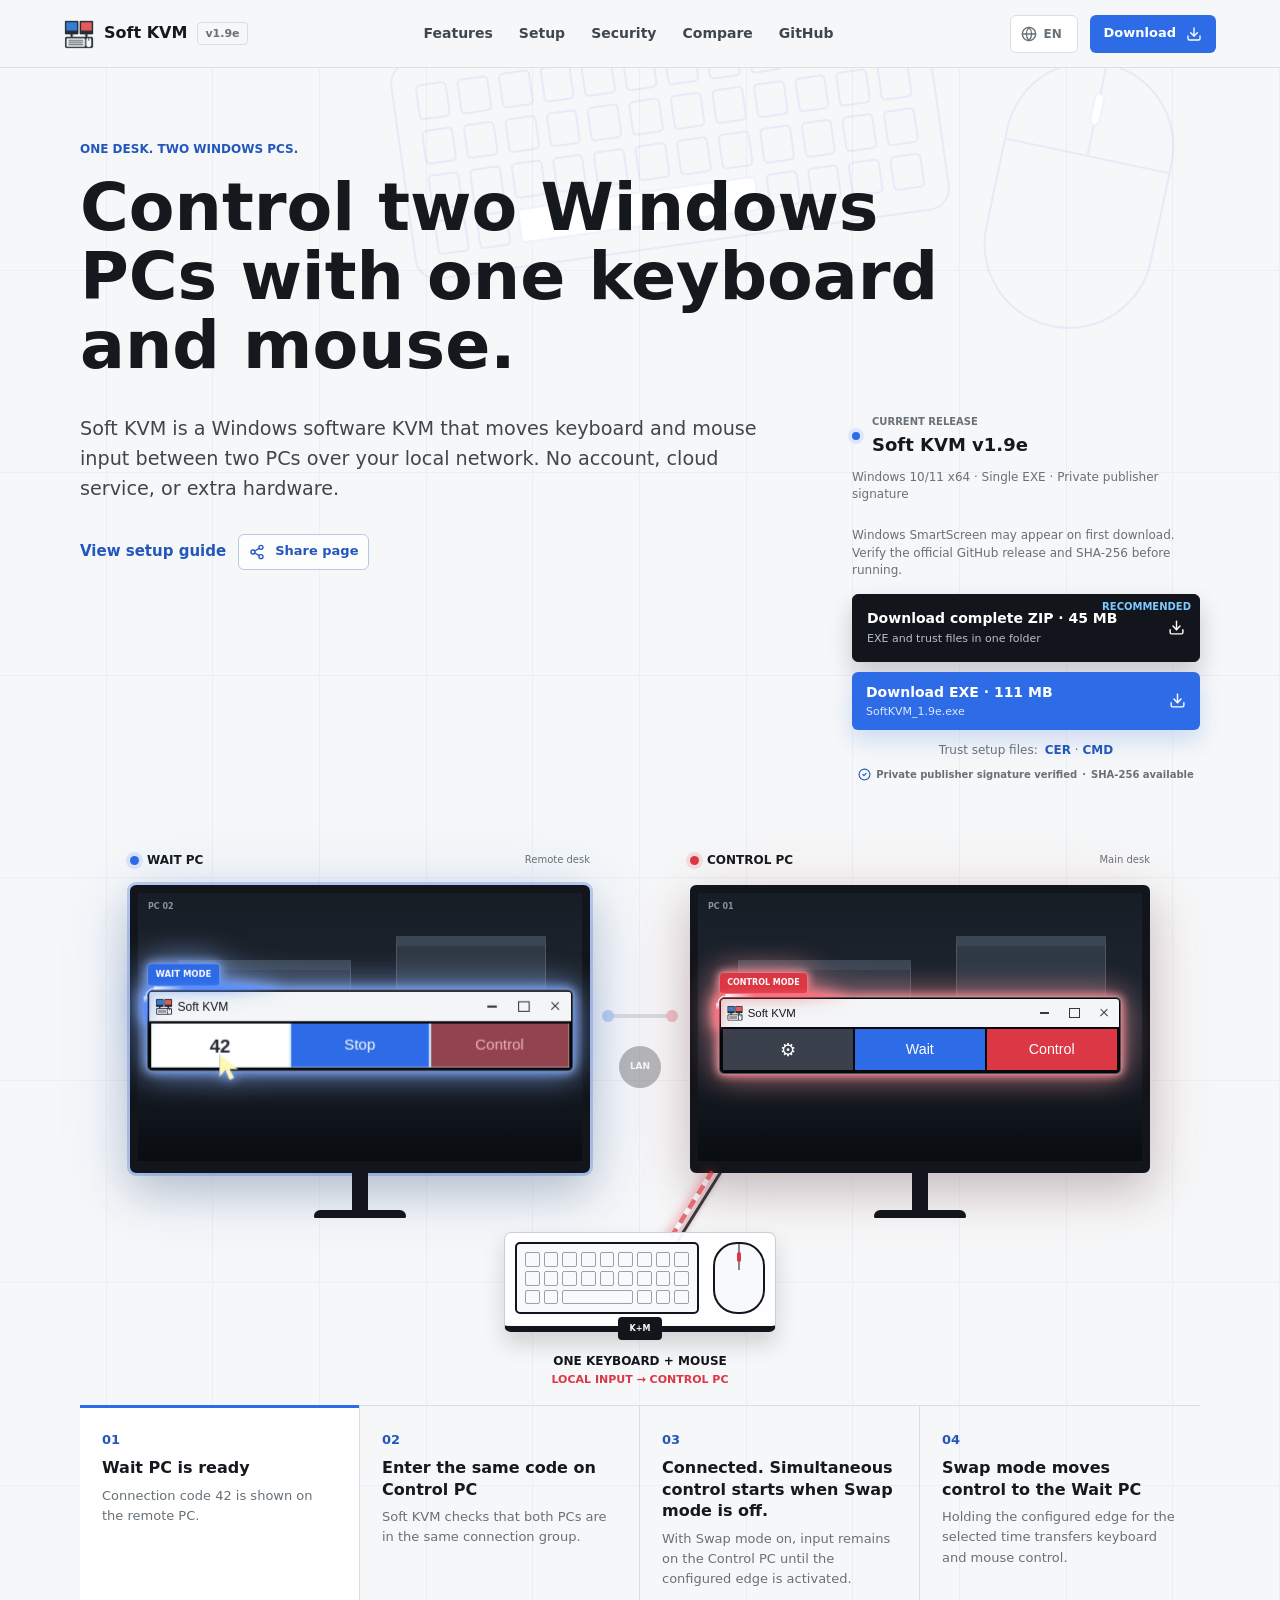
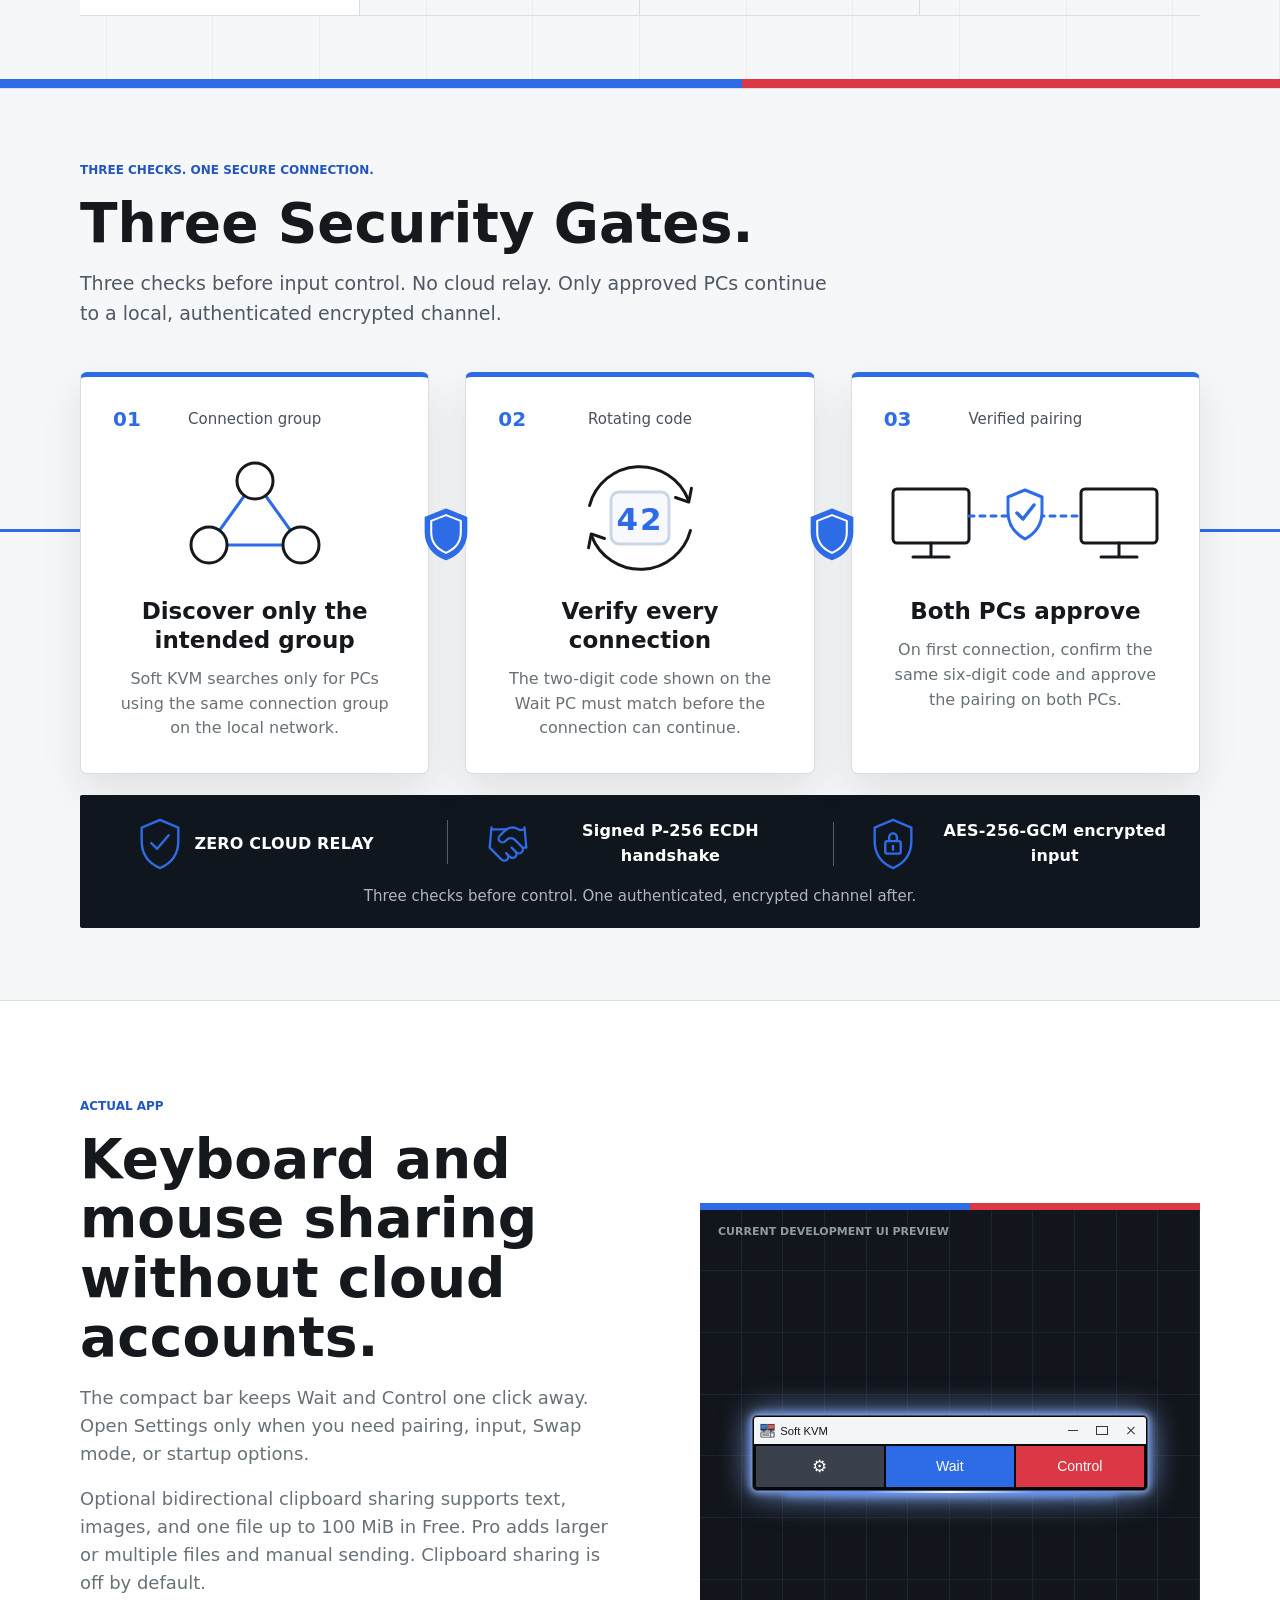
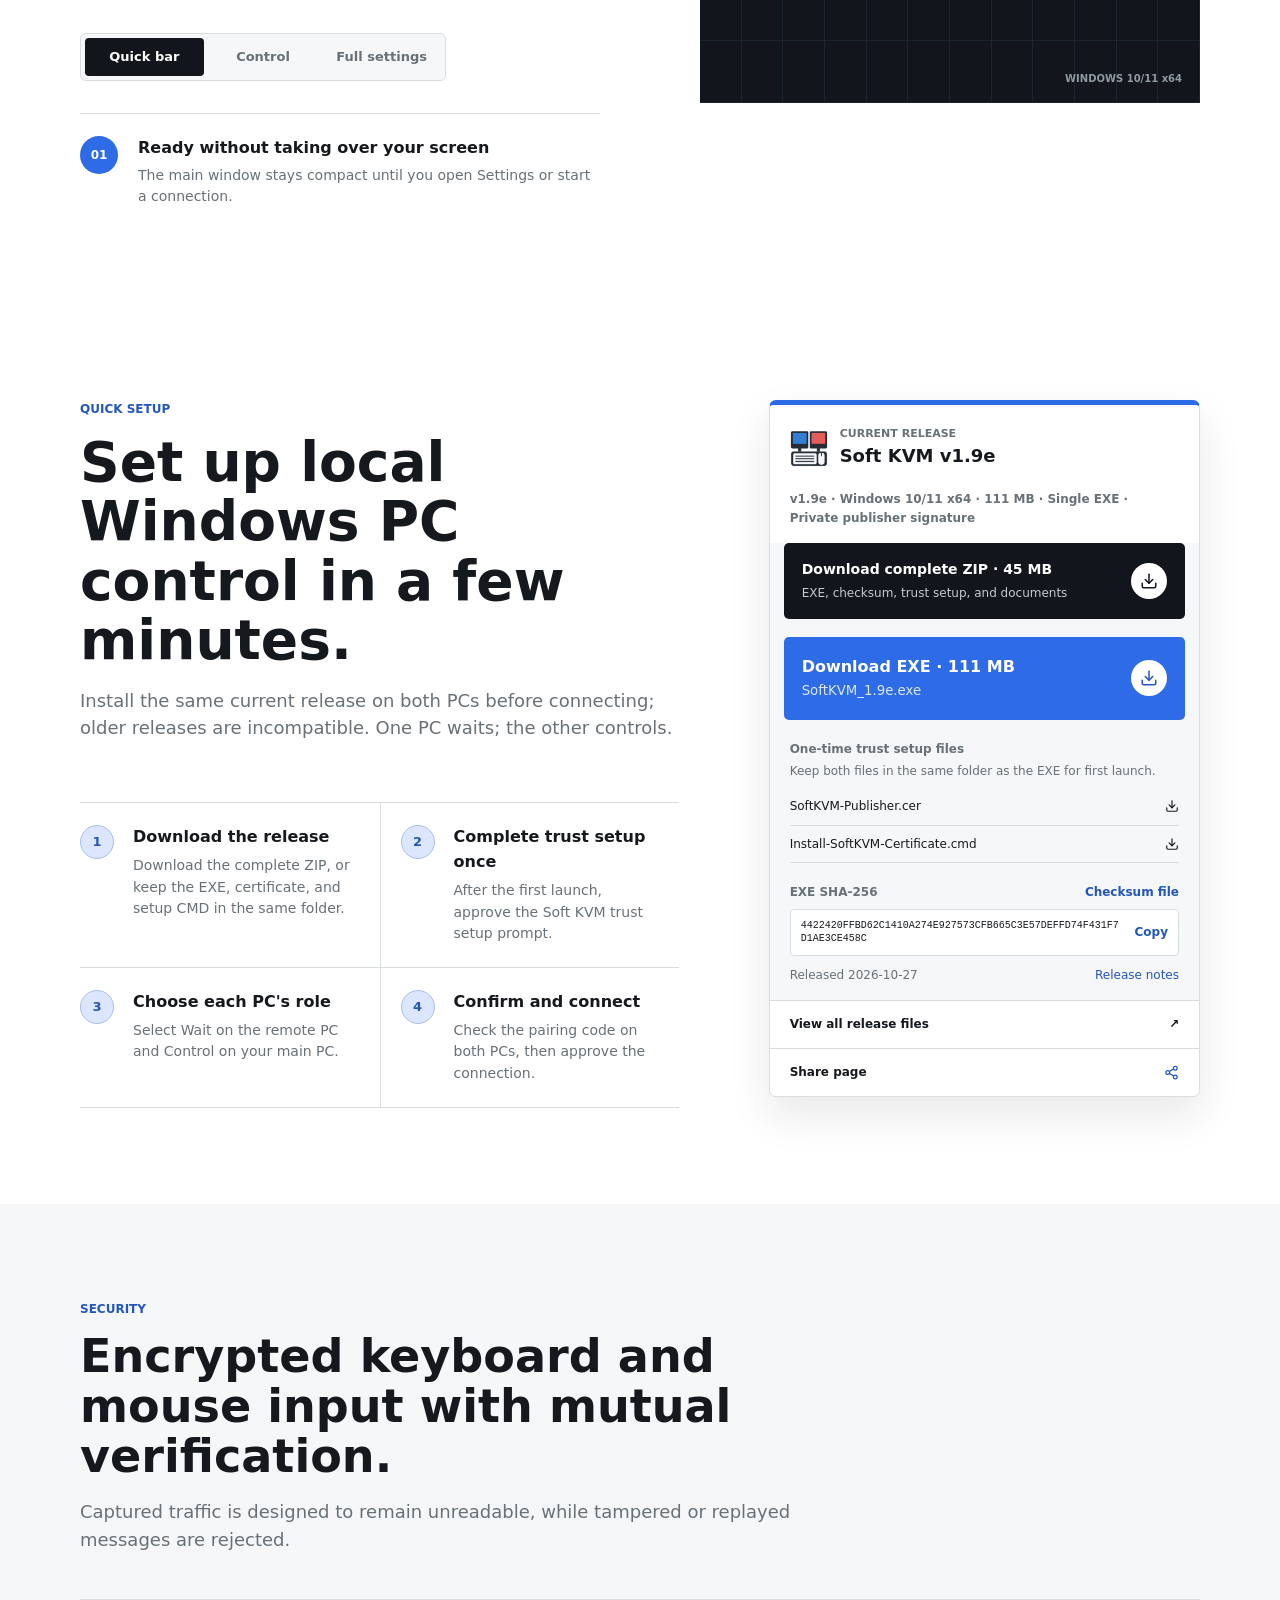
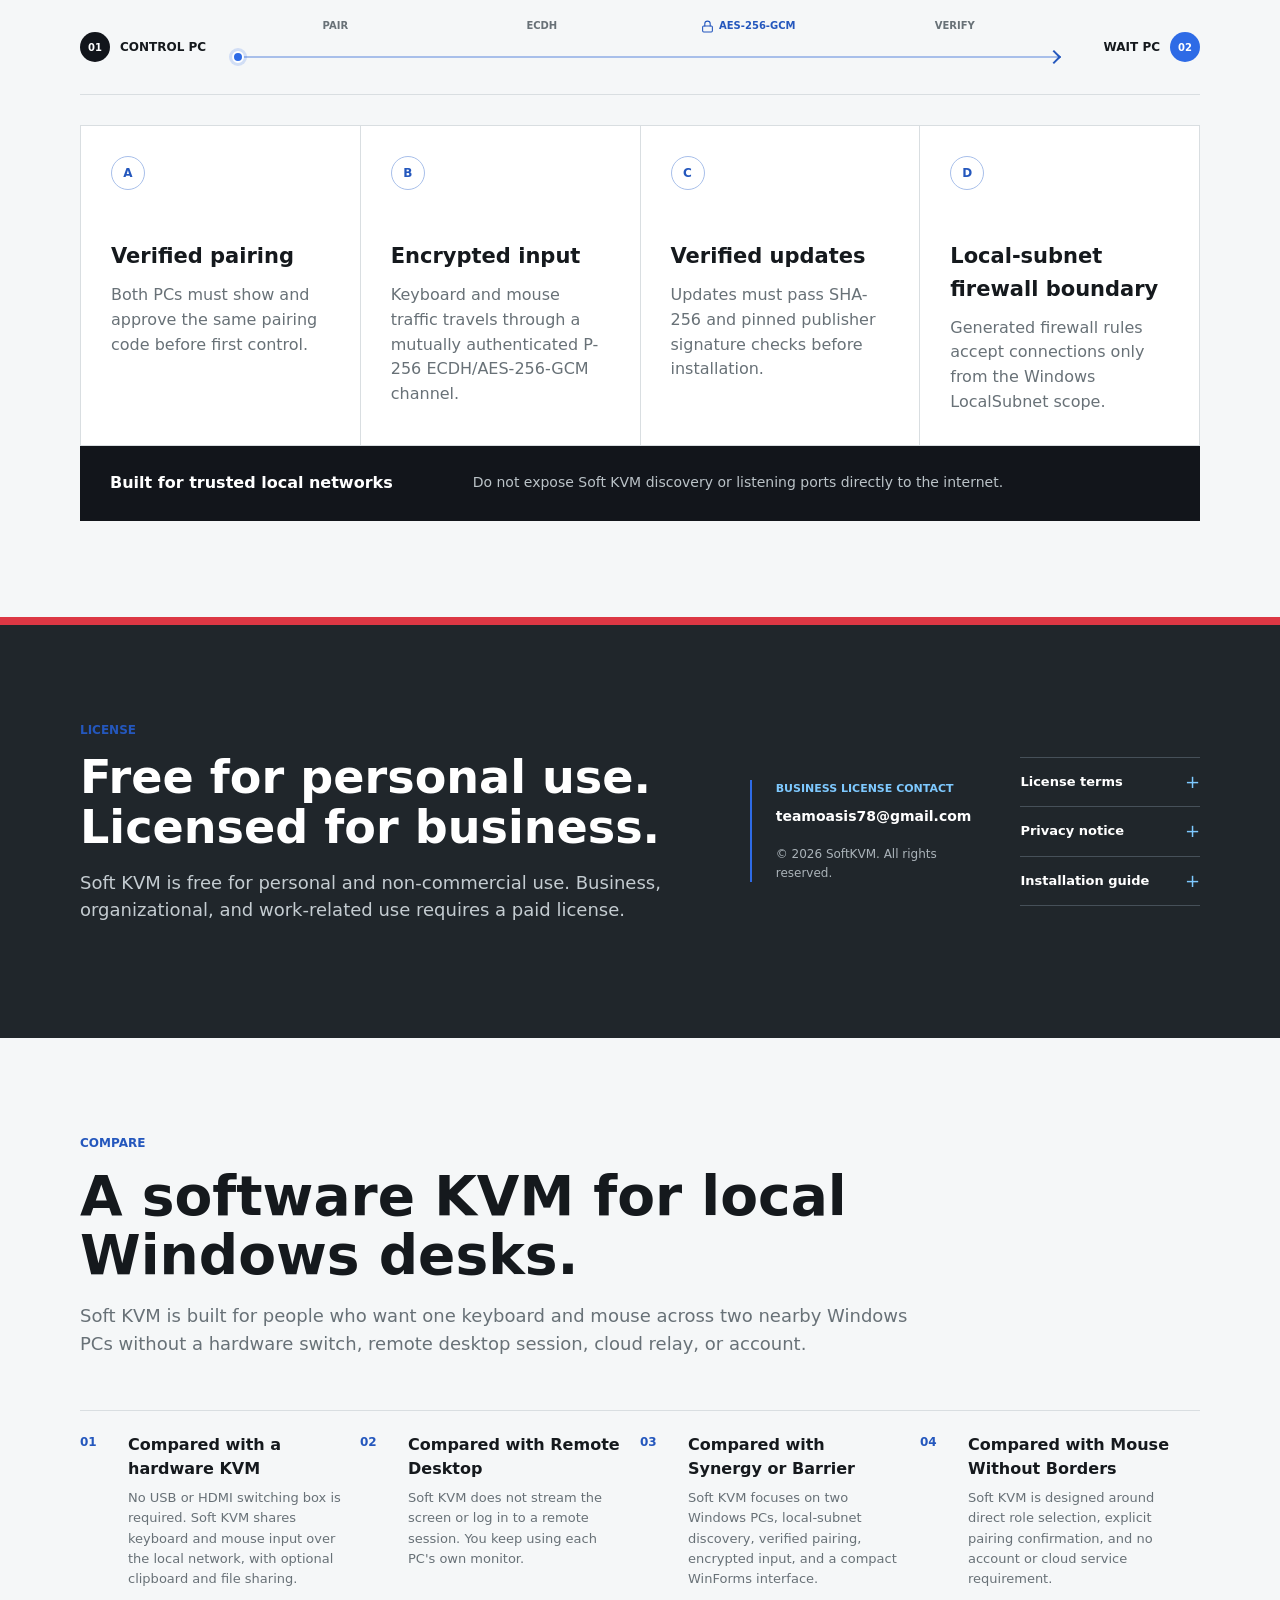
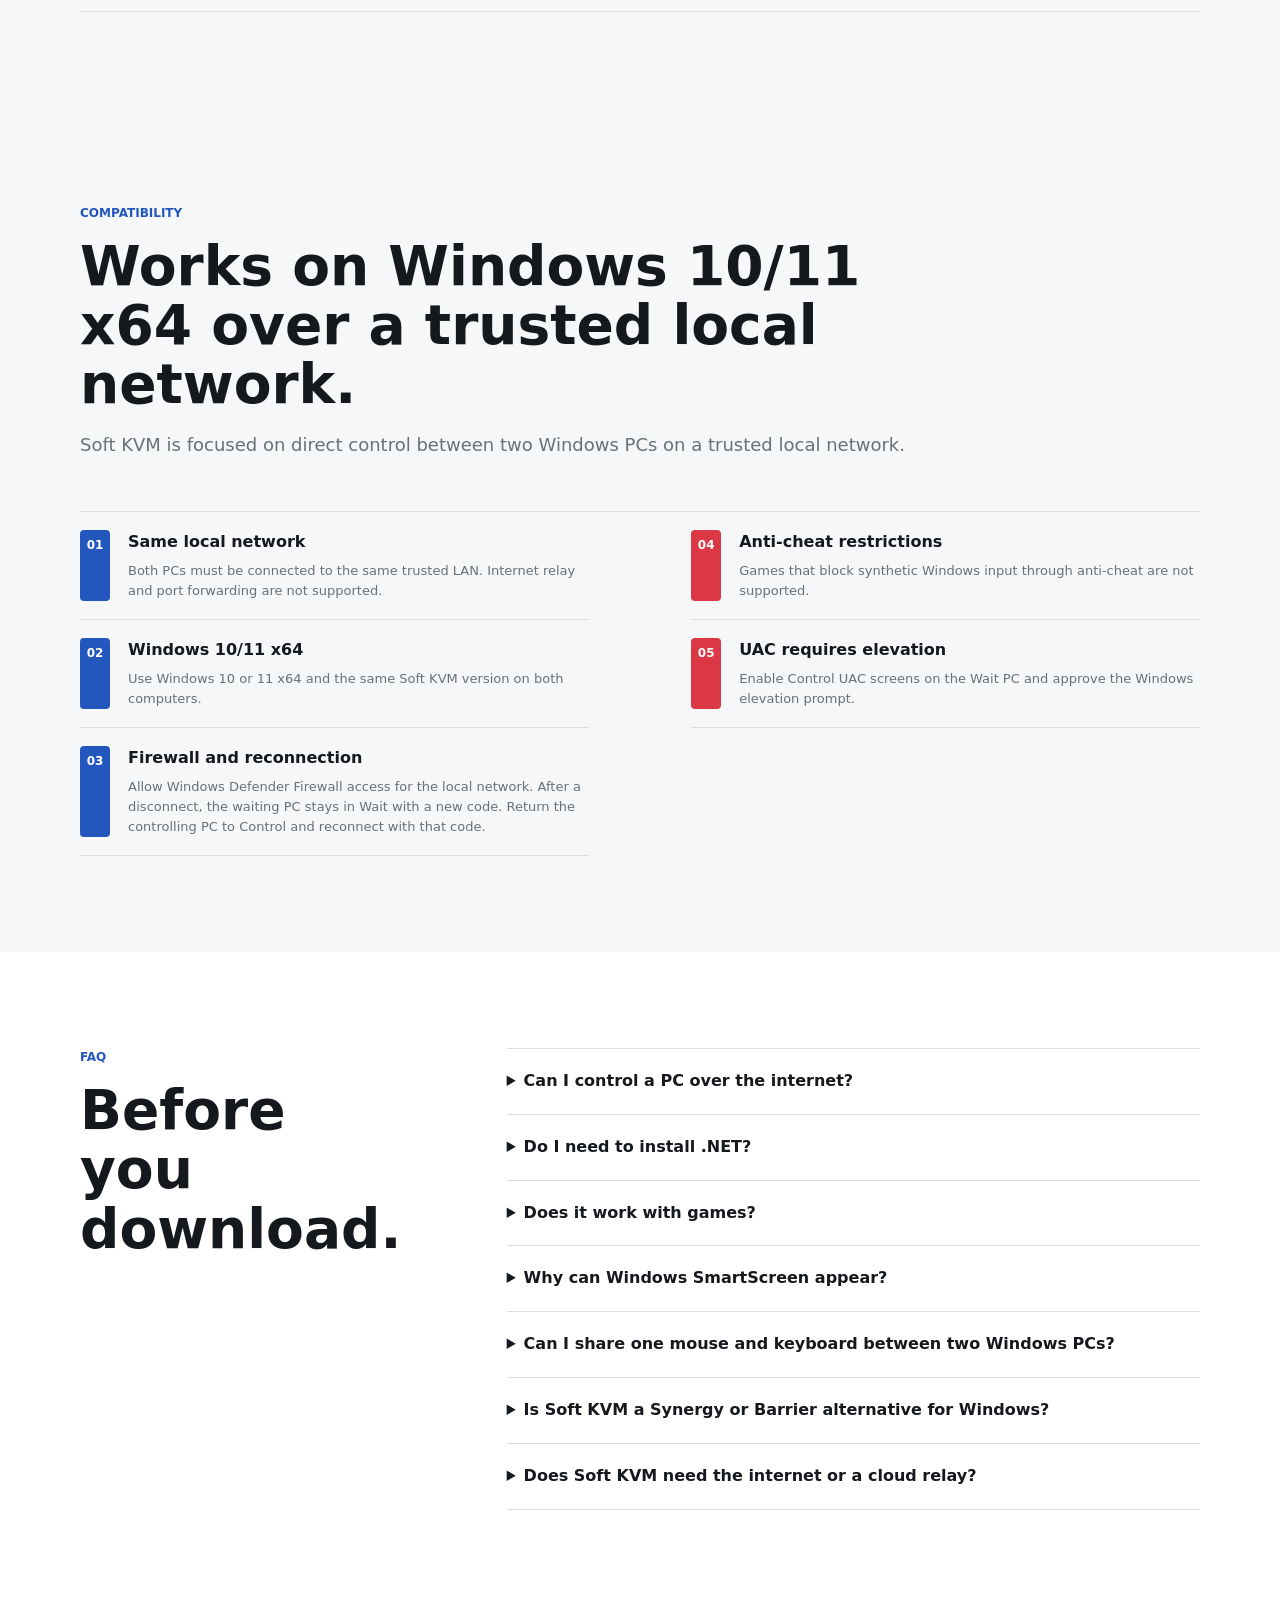
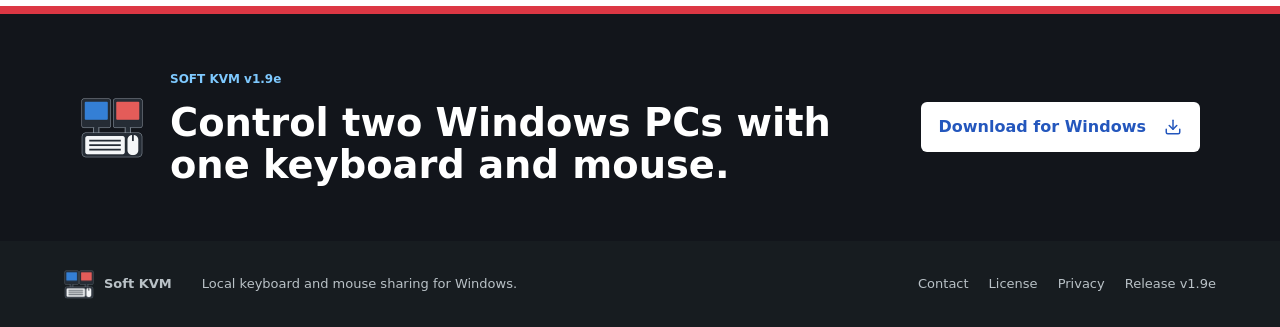
<file: index.html>
<!doctype html>
<html lang="en" data-page-lang="en">
<head>
  <meta charset="utf-8">
  <meta name="viewport" content="width=device-width, initial-scale=1">
  <title>SoftKVM by TeamOasis7 | Windows Keyboard and Mouse Sharing</title>
  <meta name="description" content="Soft KVM is a Windows software KVM for sharing one keyboard and mouse between two PCs on the same local network. No account, cloud, or relay server required.">
  <meta name="robots" content="index, follow">
  <meta name="google-site-verification" content="VC0QAMDgUq4MwHNinDk0rk7gNzmcgwF1ImPnzyETGOg">
  <link rel="canonical" href="https://teamoasis7.github.io/SoftKVM-Releases/">
  <link rel="alternate" hreflang="en" href="https://teamoasis7.github.io/SoftKVM-Releases/">
  <link rel="alternate" hreflang="ko" href="https://teamoasis7.github.io/SoftKVM-Releases/ko/">
  <link rel="alternate" hreflang="ja" href="https://teamoasis7.github.io/SoftKVM-Releases/ja/">
  <link rel="alternate" hreflang="x-default" href="https://teamoasis7.github.io/SoftKVM-Releases/">
  <meta property="og:type" content="website">
  <meta property="og:site_name" content="Soft KVM">
  <meta property="og:title" content="SoftKVM by TeamOasis7 | Windows Keyboard and Mouse Sharing">
  <meta property="og:description" content="Soft KVM is a Windows software KVM for sharing one keyboard and mouse between two PCs on the same local network. No account, cloud, or relay server required.">
  <meta property="og:url" content="https://teamoasis7.github.io/SoftKVM-Releases/">
  <meta property="og:image" content="https://teamoasis7.github.io/SoftKVM-Releases/assets/softkvm-icon.ico">
  <meta property="og:image:alt" content="Soft KVM app icon">
  <meta name="twitter:card" content="summary">
  <meta name="twitter:title" content="SoftKVM by TeamOasis7 | Windows Keyboard and Mouse Sharing">
  <meta name="twitter:description" content="Soft KVM is a Windows software KVM for sharing one keyboard and mouse between two PCs on the same local network. No account, cloud, or relay server required.">
  <meta name="twitter:image" content="https://teamoasis7.github.io/SoftKVM-Releases/assets/softkvm-icon.ico">
  <meta name="theme-color" content="#f5f7f8">
  <link rel="icon" href="assets/softkvm-icon.ico">
  <link rel="stylesheet" href="styles.css?v=20261026-seo-links">
  <script src="app.js?v=20261026-seo-links" defer></script>
  <script type="application/ld+json">
  {
    "@context": "https://schema.org",
    "@type": "SoftwareApplication",
    "name": "Soft KVM",
    "alternateName": "SoftKVM",
    "sameAs": "https://github.com/TeamOasis7/SoftKVM-Releases",
    "applicationCategory": "UtilitiesApplication",
    "operatingSystem": "Windows 10/11 x64",
    "softwareVersion": "1.9e",
    "description": "Soft KVM is a Windows software KVM for sharing one keyboard and mouse between two PCs on the same local network.",
    "url": "https://teamoasis7.github.io/SoftKVM-Releases/",
    "downloadUrl": "https://github.com/TeamOasis7/SoftKVM-Releases/releases/download/v1.9e/SoftKVM_1.9e_Windows_x64.zip",
    "releaseNotes": "https://github.com/TeamOasis7/SoftKVM-Releases/releases/tag/v1.9e",
    "datePublished": "2026-10-27",
    "inLanguage": "en",
    "isAccessibleForFree": true,
    "license": "https://teamoasis7.github.io/SoftKVM-Releases/docs/LICENSE.txt",
    "offers": {
      "@type": "Offer",
      "price": "0",
      "priceCurrency": "USD",
      "category": "Personal and non-commercial use"
    },
    "publisher": {
      "@type": "Organization",
      "name": "TeamOasis7"
    }
  }
  </script>
</head>
<body>
  <svg class="icon-sprite" aria-hidden="true">
    <symbol id="icon-download" viewBox="0 0 24 24">
      <path d="M21 15v4a2 2 0 0 1-2 2H5a2 2 0 0 1-2-2v-4"></path>
      <path d="m7 10 5 5 5-5"></path>
      <path d="M12 15V3"></path>
    </symbol>
    <symbol id="icon-lock" viewBox="0 0 24 24">
      <rect width="18" height="11" x="3" y="11" rx="2"></rect>
      <path d="M7 11V7a5 5 0 0 1 10 0v4"></path>
    </symbol>
    <symbol id="icon-circle-check" viewBox="0 0 24 24">
      <circle cx="12" cy="12" r="10"></circle>
      <path d="m9 12 2 2 4-4"></path>
    </symbol>
    <symbol id="icon-share" viewBox="0 0 24 24">
      <circle cx="18" cy="5" r="3"></circle>
      <circle cx="6" cy="12" r="3"></circle>
      <circle cx="18" cy="19" r="3"></circle>
      <path d="m8.59 13.51 6.83 3.98"></path>
      <path d="m15.41 6.51-6.82 3.98"></path>
    </symbol>
    <symbol id="icon-globe" viewBox="0 0 24 24">
      <circle cx="12" cy="12" r="10"></circle>
      <path d="M2 12h20"></path>
      <path d="M12 2a15.3 15.3 0 0 1 4 10 15.3 15.3 0 0 1-4 10 15.3 15.3 0 0 1-4-10 15.3 15.3 0 0 1 4-10z"></path>
    </symbol>
  </svg>
  <header class="topbar">
    <a class="brand" href="#top" aria-label="Soft KVM home" data-i18n-aria-label="aria.home">
      <img src="assets/softkvm-icon.ico" alt="">
      <span>Soft KVM</span>
      <span class="version">v1.9e</span>
    </a>

    <nav class="desktop-nav" aria-label="Main navigation" data-i18n-aria-label="aria.mainNavigation">
      <a href="#features" data-i18n="nav.features">Features</a>
      <a href="#setup" data-i18n="nav.setup">Setup</a>
      <a href="#security" data-i18n="nav.security">Security</a>
      <a href="#compare" data-i18n="nav.compare">Compare</a>
      <a href="https://github.com/TeamOasis7/SoftKVM-Releases" target="_blank" rel="noopener noreferrer">GitHub</a>
    </nav>

    <div class="header-actions">
      <button class="mobile-menu-toggle" type="button" aria-expanded="false" aria-controls="mobile-menu">
        <span aria-hidden="true">☰</span>
        <span class="visually-hidden" data-i18n="nav.menu">Menu</span>
      </button>
      <div class="language-switch" aria-label="Language" data-i18n-aria-label="aria.language">
        <button class="language-toggle" type="button" aria-expanded="false" aria-controls="language-menu">
          <svg aria-hidden="true"><use href="#icon-globe"></use></svg>
          <span data-lang-current>EN</span>
        </button>
        <div id="language-menu" class="language-menu" role="menu" hidden>
          <a href="./" hreflang="en" lang="en" role="menuitemradio" data-lang="en" aria-checked="true">English</a>
          <a href="ko/" hreflang="ko" lang="ko" role="menuitemradio" data-lang="ko" aria-checked="false">한국어</a>
          <a href="ja/" hreflang="ja" lang="ja" role="menuitemradio" data-lang="ja" aria-checked="false">日本語</a>
        </div>
      </div>
      <a class="header-download" href="https://github.com/TeamOasis7/SoftKVM-Releases/releases/download/v1.9e/SoftKVM_1.9e_Windows_x64.zip" target="_blank" rel="noopener noreferrer">
        <span data-i18n="nav.download">Download</span>
        <svg class="download-icon" aria-hidden="true"><use href="#icon-download"></use></svg>
      </a>
    </div>

    <nav id="mobile-menu" class="mobile-nav" aria-label="Mobile navigation" data-i18n-aria-label="aria.mobileNavigation" hidden>
      <a href="#features" data-i18n="nav.features">Features</a>
      <a href="#setup" data-i18n="nav.setup">Setup</a>
      <a href="#security" data-i18n="nav.security">Security</a>
      <a href="#compare" data-i18n="nav.compare">Compare</a>
      <a href="#compatibility" data-i18n="nav.compatibility">Compatibility</a>
      <a href="#faq" data-i18n="nav.faq">FAQ</a>
      <a href="https://github.com/TeamOasis7/SoftKVM-Releases" target="_blank" rel="noopener noreferrer">GitHub</a>
    </nav>
  </header>

  <main id="top">
    <section class="hero">
      <div class="technical-grid hero-grid" data-technical-grid aria-hidden="true"></div>
      <div class="hero-device-mark" aria-hidden="true">
        <div class="hero-keyboard-outline" data-hero-keyboard></div>
        <div class="hero-mouse-outline"><span></span></div>
      </div>
      <div class="hero-overview">
        <div class="hero-heading">
          <p class="eyebrow" data-i18n="hero.eyebrow">ONE DESK. TWO WINDOWS PCS.</p>
          <h1 data-i18n="hero.title">Control two Windows PCs with one keyboard and mouse.</h1>
        </div>

        <div class="hero-details">
          <div class="hero-copy">
            <p class="lead" data-i18n="hero.lead">Soft KVM is a Windows software KVM that moves keyboard and mouse input between two PCs over your local network. No account, cloud service, or extra hardware.</p>
            <div class="hero-actions">
              <a class="hero-guide" href="#setup">
                <span data-i18n="hero.guide">View setup guide</span>
              </a>
              <button class="hero-share" type="button" data-share-page aria-label="Share this page" data-i18n-aria-label="aria.sharePage">
                <svg aria-hidden="true"><use href="#icon-share"></use></svg>
                <span data-share-label data-i18n="hero.share">Share page</span>
              </button>
            </div>
          </div>

          <aside class="hero-download-panel" aria-label="Current Soft KVM release" data-i18n-aria-label="aria.currentRelease">
            <div class="hero-release-head">
              <span class="status-dot" aria-hidden="true"></span>
              <div>
                <small data-i18n="hero.releaseLabel">CURRENT RELEASE</small>
                <strong>Soft KVM v1.9e</strong>
              </div>
            </div>

            <p class="hero-release-facts" data-i18n="hero.releaseFacts">Windows 10/11 x64 · Single EXE · Private publisher signature</p>
            <p class="hero-release-facts" data-i18n="hero.trustNote">Windows SmartScreen may appear on first download. Verify the official GitHub release and SHA-256 before running.</p>

            <a class="hero-download-option bundle-option" href="https://github.com/TeamOasis7/SoftKVM-Releases/releases/download/v1.9e/SoftKVM_1.9e_Windows_x64.zip" target="_blank" rel="noopener noreferrer">
              <span>
                <strong data-i18n="hero.zipDownload">Download complete ZIP · 45 MB</strong>
                <small data-i18n="hero.zipHelp">EXE and trust files in one folder</small>
              </span>
              <svg class="download-icon" aria-hidden="true"><use href="#icon-download"></use></svg>
              <em data-i18n="hero.recommended">RECOMMENDED</em>
            </a>

            <a class="hero-download-option primary-option" href="https://github.com/TeamOasis7/SoftKVM-Releases/releases/download/v1.9e/SoftKVM_1.9e.exe" target="_blank" rel="noopener noreferrer">
              <span>
                <strong data-i18n="download.exeAction">Download EXE · 111 MB</strong>
                <small>SoftKVM_1.9e.exe</small>
              </span>
              <svg class="download-icon" aria-hidden="true"><use href="#icon-download"></use></svg>
            </a>

            <div class="hero-trust-files">
              <span data-i18n="hero.trustHelp">Trust setup files:</span>
              <span class="hero-trust-links">
                <a href="https://github.com/TeamOasis7/SoftKVM-Releases/releases/download/v1.9e/SoftKVM-Publisher.cer" target="_blank" rel="noopener noreferrer">CER</a>
                <span aria-hidden="true">·</span>
                <a href="https://github.com/TeamOasis7/SoftKVM-Releases/releases/download/v1.9e/Install-SoftKVM-Certificate.cmd" target="_blank" rel="noopener noreferrer">CMD</a>
              </span>
            </div>
            <div class="hero-assurance">
              <svg aria-hidden="true"><use href="#icon-circle-check"></use></svg>
              <span data-i18n="hero.signatureVerified">Private publisher signature verified</span>
              <span aria-hidden="true">·</span>
              <span data-i18n="hero.hashAvailable">SHA-256 available</span>
            </div>
          </aside>
        </div>
      </div>

      <div class="product-capture" data-kvm-scene>
        <div class="scene-monitor scene-wait-monitor">
          <div class="scene-role">
            <span class="role-dot"></span>
            <strong data-i18n="scene.waitPc">WAIT PC</strong>
            <small data-i18n="scene.remotePc">Remote desk</small>
          </div>
          <div class="monitor-frame">
            <div class="monitor-screen">
              <span class="desktop-label">PC 02</span>
              <span class="desktop-window window-a"></span>
              <span class="desktop-window window-b"></span>
              <div class="scene-app-popover">
                <span class="popover-label" data-i18n="scene.waitMode">WAIT MODE</span>
                <span class="remote-cursor wait-cursor"></span>
                <div class="softkvm-surface" data-wait-surface aria-label="Soft KVM Wait interface"></div>
              </div>
            </div>
            <span class="monitor-neck"></span>
            <span class="monitor-base"></span>
          </div>
        </div>

        <div class="scene-connection" aria-hidden="true">
          <span class="connection-track"></span>
          <span class="connection-joined"></span>
          <span class="connection-packet packet-one">42</span>
          <span class="connection-packet packet-two">✓</span>
          <span class="connection-lock">LAN</span>
        </div>

        <div class="scene-monitor scene-control-monitor">
          <div class="scene-role">
            <span class="role-dot"></span>
            <strong data-i18n="scene.controlPc">CONTROL PC</strong>
            <small data-i18n="scene.mainPc">Main desk</small>
          </div>
          <div class="monitor-frame">
            <div class="monitor-screen">
              <span class="desktop-label">PC 01</span>
              <span class="desktop-window window-a"></span>
              <span class="desktop-window window-b"></span>
              <div class="scene-app-popover">
                <span class="popover-label" data-i18n="scene.controlMode">CONTROL MODE</span>
                <span class="remote-cursor control-cursor"></span>
                <div class="softkvm-surface" data-control-surface aria-label="Soft KVM Control interface"></div>
              </div>
            </div>
            <span class="monitor-neck"></span>
            <span class="monitor-base"></span>
          </div>
        </div>

        <div class="input-device">
          <div class="input-beam" aria-hidden="true"></div>
          <div class="input-cable" aria-hidden="true"></div>
          <div class="input-kit">
            <div class="scene-keyboard" aria-hidden="true">
              <span></span><span></span><span></span><span></span><span></span><span></span><span></span><span></span><span></span>
              <span></span><span></span><span></span><span></span><span></span><span></span><span></span><span></span><span></span>
              <span></span><span></span><span></span><span></span><span></span><span></span><span></span><span></span><span></span>
            </div>
            <div class="scene-mouse" aria-hidden="true"><i></i></div>
            <span class="input-hub" aria-hidden="true">K+M</span>
          </div>
          <span class="input-label">
            <b data-i18n="scene.oneInput">ONE KEYBOARD + MOUSE</b>
            <em data-input-target>LOCAL INPUT → CONTROL PC</em>
          </span>
        </div>

      </div>

      <div class="scene-stage-list" role="group" aria-label="Connection stages" data-i18n-aria-label="aria.sceneStages">
        <button type="button" data-scene-index="0" aria-pressed="true">
          <span>01</span>
          <strong data-i18n="scene.wait.title">Wait PC is ready</strong>
          <small data-i18n="scene.wait.body">Connection code 42 is shown on the remote PC.</small>
        </button>
        <button type="button" data-scene-index="1" aria-pressed="false">
          <span>02</span>
          <strong data-i18n="scene.code.title">Enter the same code on Control PC</strong>
          <small data-i18n="scene.code.body">Soft KVM checks that both PCs are in the same connection group.</small>
        </button>
        <button type="button" data-scene-index="2" aria-pressed="false">
          <span>03</span>
          <strong data-i18n="scene.connect.title">Connected. Simultaneous control starts when Swap mode is off.</strong>
          <small data-i18n="scene.connect.body">With Swap mode on, input remains on the Control PC until the configured edge is activated.</small>
        </button>
        <button type="button" data-scene-index="3" aria-pressed="false">
          <span>04</span>
          <strong data-i18n="scene.remote.title">Swap mode moves control to the Wait PC</strong>
          <small data-i18n="scene.remote.body">Holding the configured edge for the selected time transfers keyboard and mouse control.</small>
        </button>
      </div>
    </section>

    <section id="security-gates" class="section security-gates-section">
      <div class="security-gates-intro reveal">
        <p class="eyebrow" data-i18n="gates.eyebrow">THREE CHECKS. ONE SECURE CONNECTION.</p>
        <h2 data-i18n="gates.title">Three Security Gates.</h2>
        <p data-i18n="gates.lead">Three checks before input control. No cloud relay. Only approved PCs continue to a local, authenticated encrypted channel.</p>
      </div>

      <ol class="security-gates" aria-label="Three security gates before input control" data-i18n-aria-label="aria.securityGates">
        <li class="security-gate reveal">
          <div class="gate-heading">
            <span class="gate-number">01</span>
            <span class="gate-technical" data-i18n="gates.group.technical">Connection group</span>
          </div>
          <svg class="gate-visual" viewBox="0 0 200 120" aria-hidden="true">
            <path class="gate-accent" d="M54 88 100 24l46 64M54 88h92"></path>
            <circle class="gate-node" cx="100" cy="24" r="18"></circle>
            <circle class="gate-node" cx="54" cy="88" r="18"></circle>
            <circle class="gate-node" cx="146" cy="88" r="18"></circle>
          </svg>
          <span class="gate-shield" aria-hidden="true">
            <svg viewBox="0 0 56 64"><path class="gate-shield-fill" d="M28 2 53 12v18c0 15-9 27-25 33C12 57 3 45 3 30V12Z"></path><path class="gate-shield-inset" d="M28 9 46 16v14c0 11-6 20-18 25-12-5-18-14-18-25V16Z"></path></svg>
          </span>
          <h3 data-i18n="gates.group.title">Discover only the intended group</h3>
          <p data-i18n="gates.group.body">Soft KVM searches only for PCs using the same connection group on the local network.</p>
        </li>
        <li class="security-gate reveal">
          <div class="gate-heading">
            <span class="gate-number">02</span>
            <span class="gate-technical" data-i18n="gates.code.technical">Rotating code</span>
          </div>
          <svg class="gate-visual gate-code-visual" viewBox="0 0 200 120" aria-hidden="true">
            <g class="gate-code-arrows" transform="rotate(15 100 60)">
              <path class="gate-ink" d="M48 61a52 52 0 0 1 94-31"></path>
              <path class="gate-ink" d="m142 18 1 14-14-1"></path>
              <path class="gate-ink" d="M152 59a52 52 0 0 1-94 31"></path>
              <path class="gate-ink" d="m58 102-1-14 14 1"></path>
            </g>
            <rect class="gate-code-frame" x="71" y="34" width="58" height="52" rx="8"></rect>
            <text x="100" y="72" text-anchor="middle">42</text>
          </svg>
          <span class="gate-shield" aria-hidden="true">
            <svg viewBox="0 0 56 64"><path class="gate-shield-fill" d="M28 2 53 12v18c0 15-9 27-25 33C12 57 3 45 3 30V12Z"></path><path class="gate-shield-inset" d="M28 9 46 16v14c0 11-6 20-18 25-12-5-18-14-18-25V16Z"></path></svg>
          </span>
          <h3 data-i18n="gates.code.title">Verify every connection</h3>
          <p data-i18n="gates.code.body">The two-digit code shown on the Wait PC must match before the connection can continue.</p>
        </li>
        <li class="security-gate reveal">
          <div class="gate-heading">
            <span class="gate-number">03</span>
            <span class="gate-technical" data-i18n="gates.pair.technical">Verified pairing</span>
          </div>
          <svg class="gate-visual gate-pair-visual" viewBox="0 0 280 120" aria-hidden="true">
            <rect class="gate-ink" x="8" y="31" width="76" height="54" rx="4"></rect>
            <path class="gate-ink" d="M46 85v14m-18 0h36"></path>
            <rect class="gate-ink" x="196" y="31" width="76" height="54" rx="4"></rect>
            <path class="gate-ink" d="M234 85v14m-18 0h36"></path>
            <path class="gate-pair-link" d="M84 58h42m28 0h42"></path>
            <path class="gate-pair-shield" d="M140 32 157 39v15c0 12-6 21-17 27-11-6-17-15-17-27V39Z"></path>
            <path class="gate-pair-check" d="m132 55 6 6 11-14"></path>
          </svg>
          <h3 data-i18n="gates.pair.title">Both PCs approve</h3>
          <p data-i18n="gates.pair.body">On first connection, confirm the same six-digit code and approve the pairing on both PCs.</p>
        </li>
      </ol>

      <div class="security-gates-channel reveal">
        <div class="gate-channel-facts" aria-label="Local authenticated encryption" data-i18n-aria-label="aria.gatesChannel">
          <strong class="gate-channel-item">
            <svg class="gate-channel-icon" viewBox="0 0 48 56" aria-hidden="true"><path d="M24 3 43 11v14c0 13-7 23-19 28C12 48 5 38 5 25V11Z"></path><path d="m15 27 6 6 12-14"></path></svg>
            <span data-i18n="gates.channel.zeroCloud">ZERO CLOUD RELAY</span>
          </strong>
          <span class="gate-channel-item">
            <svg class="gate-channel-icon gate-handshake-icon" viewBox="0 0 24 24" aria-hidden="true"><path d="m11 17 2 2a1 1 0 1 0 3-3"></path><path d="m14 14 2.5 2.5a1 1 0 1 0 3-3l-3.88-3.88a3 3 0 0 0-4.24 0l-.88.88a1 1 0 1 1-3-3l2.81-2.81a5.79 5.79 0 0 1 7.06-.87l.47.28a2 2 0 0 0 1.42.25L21 4"></path><path d="m21 3 1 11h-2M3 3 2 14l6.5 6.5a1 1 0 1 0 3-3M3 4h8"></path></svg>
            <span data-i18n="gates.channel.handshake">Signed P-256 ECDH handshake</span>
          </span>
          <span class="gate-channel-item">
            <svg class="gate-channel-icon" viewBox="0 0 48 56" aria-hidden="true"><path d="M24 3 43 11v14c0 13-7 23-19 28C12 48 5 38 5 25V11Z"></path><rect x="16" y="25" width="16" height="13" rx="2"></rect><path d="M20 25v-4a4 4 0 0 1 8 0v4m-4 5v4"></path></svg>
            <span data-i18n="gates.channel.encryption">AES-256-GCM encrypted input</span>
          </span>
        </div>
        <p data-i18n="gates.channel.summary">Three checks before control. One authenticated, encrypted channel after.</p>
      </div>
    </section>

    <section id="features" class="section product-tour">
      <div class="tour-copy reveal">
        <p class="eyebrow" data-i18n="tour.eyebrow">ACTUAL APP</p>
        <h2 data-i18n="tour.title">Keyboard and mouse sharing without cloud accounts.</h2>
        <p data-i18n="tour.body">The compact bar keeps Wait and Control one click away. Open Settings only when you need pairing, input, Swap mode, or startup options.</p>
        <p data-i18n="tour.clipboard">Optional bidirectional clipboard sharing supports text, images, and one file up to 100 MiB in Free. Pro adds larger or multiple files and manual sending. Clipboard sharing is off by default.</p>
        <div class="shot-switch" role="group" aria-label="Soft KVM screen" data-i18n-aria-label="aria.screen">
          <button type="button" data-shot="home" aria-pressed="true" data-i18n="tour.quick">Quick bar</button>
          <button type="button" data-shot="control" aria-pressed="false" data-i18n="tour.control">Control</button>
          <button type="button" data-shot="settings" aria-pressed="false" data-i18n="tour.settings">Full settings</button>
        </div>
        <div class="tour-state">
          <span class="tour-state-index">01</span>
          <div>
            <strong data-tour-title data-i18n="tour.quickTitle">Ready without taking over your screen</strong>
            <p data-tour-body data-i18n="tour.quickBody">The main window stays compact until you open Settings or start a connection.</p>
          </div>
        </div>
      </div>
      <figure class="tour-media reveal">
        <div class="tour-stage">
          <div class="technical-grid tour-grid" data-technical-grid aria-hidden="true"></div>
          <span class="stage-label" data-i18n="tour.captured">CURRENT DEVELOPMENT UI PREVIEW</span>
          <span class="tour-platform">WINDOWS 10/11 x64</span>
          <div class="softkvm-surface tour-surface" data-tour-surface aria-label="Soft KVM compact quick bar"></div>
        </div>
      </figure>
    </section>

    <section id="setup" class="section setup-section">
      <div class="section-intro">
        <p class="eyebrow" data-i18n="setup.eyebrow">QUICK SETUP</p>
        <h2 data-i18n="setup.title">Set up local Windows PC control in a few minutes.</h2>
        <p data-i18n="setup.lead">Install the same current release on both PCs before connecting; older releases are incompatible. One PC waits; the other controls.</p>
      </div>

      <ol class="steps">
        <li>
          <span class="step-number">1</span>
          <div>
            <strong data-i18n="setup.step1.title">Download the release</strong>
            <p data-i18n="setup.step1.body">Download the complete ZIP, or keep the EXE, certificate, and setup CMD in the same folder.</p>
          </div>
        </li>
        <li>
          <span class="step-number">2</span>
          <div>
            <strong data-i18n="setup.step2.title">Complete trust setup once</strong>
            <p data-i18n="setup.step2.body">After the first launch, approve the Soft KVM trust setup prompt.</p>
          </div>
        </li>
        <li>
          <span class="step-number">3</span>
          <div>
            <strong data-i18n="setup.step3.title">Choose each PC's role</strong>
            <p data-i18n="setup.step3.body">Select Wait on the remote PC and Control on your main PC.</p>
          </div>
        </li>
        <li>
          <span class="step-number">4</span>
          <div>
            <strong data-i18n="setup.step4.title">Confirm and connect</strong>
            <p data-i18n="setup.step4.body">Check the pairing code on both PCs, then approve the connection.</p>
          </div>
        </li>
      </ol>

      <aside class="download-panel">
        <div class="download-panel-head">
          <img src="assets/softkvm-icon.ico" alt="">
          <div>
            <span data-i18n="download.label">CURRENT RELEASE</span>
            <strong>Soft KVM v1.9e</strong>
          </div>
        </div>

        <p class="release-facts" data-i18n="download.facts">v1.9e · Windows 10/11 x64 · 111 MB · Single EXE · Private publisher signature</p>

        <a class="bundle-download" href="https://github.com/TeamOasis7/SoftKVM-Releases/releases/download/v1.9e/SoftKVM_1.9e_Windows_x64.zip" target="_blank" rel="noopener noreferrer">
          <span>
            <strong data-i18n="download.bundleAction">Download complete ZIP · 45 MB</strong>
            <small data-i18n="download.bundleContents">EXE, checksum, trust setup, and documents</small>
          </span>
          <span class="download-mark" aria-hidden="true">
            <svg class="download-icon"><use href="#icon-download"></use></svg>
          </span>
        </a>

        <a class="release-main" href="https://github.com/TeamOasis7/SoftKVM-Releases/releases/download/v1.9e/SoftKVM_1.9e.exe" target="_blank" rel="noopener noreferrer">
          <span>
            <strong data-i18n="download.exeAction">Download EXE · 111 MB</strong>
            <small>SoftKVM_1.9e.exe</small>
          </span>
          <span class="download-mark" aria-hidden="true">
            <svg class="download-icon"><use href="#icon-download"></use></svg>
          </span>
        </a>

        <div class="support-files">
          <p data-i18n="download.trustFiles">One-time trust setup files</p>
          <small data-i18n="download.trustHelp">Keep both files in the same folder as the EXE for first launch.</small>
          <a href="https://github.com/TeamOasis7/SoftKVM-Releases/releases/download/v1.9e/SoftKVM-Publisher.cer" target="_blank" rel="noopener noreferrer">
            <span>SoftKVM-Publisher.cer</span>
            <svg class="download-icon" aria-hidden="true"><use href="#icon-download"></use></svg>
          </a>
          <a href="https://github.com/TeamOasis7/SoftKVM-Releases/releases/download/v1.9e/Install-SoftKVM-Certificate.cmd" target="_blank" rel="noopener noreferrer">
            <span>Install-SoftKVM-Certificate.cmd</span>
            <svg class="download-icon" aria-hidden="true"><use href="#icon-download"></use></svg>
          </a>
        </div>

        <div class="release-verification">
          <div class="hash-heading">
            <span>EXE SHA-256</span>
            <a href="https://github.com/TeamOasis7/SoftKVM-Releases/releases/download/v1.9e/SoftKVM_1.9e.exe.sha256" target="_blank" rel="noopener noreferrer" data-i18n="download.hashFile">Checksum file</a>
          </div>
          <button class="hash-copy" type="button" data-copy-hash="4422420FFBD62C1410A274E927573CFB665C3E57DEFFD74F431F7D1AE3CE458C">
            <code>4422420FFBD62C1410A274E927573CFB665C3E57DEFFD74F431F7D1AE3CE458C</code>
            <span data-copy-label data-i18n="download.copyHash">Copy</span>
          </button>
          <div class="release-details">
            <span><span data-i18n="download.released">Released</span> <time datetime="2026-10-27">2026-10-27</time></span>
            <a href="https://github.com/TeamOasis7/SoftKVM-Releases/releases/tag/v1.9e" target="_blank" rel="noopener noreferrer" data-i18n="download.releaseNotes">Release notes</a>
          </div>
        </div>

        <div class="download-panel-actions">
          <a class="all-files" href="https://github.com/TeamOasis7/SoftKVM-Releases/releases/tag/v1.9e" target="_blank" rel="noopener noreferrer">
            <span data-i18n="download.allFiles">View all release files</span>
            <span aria-hidden="true">↗</span>
          </a>
          <button class="panel-share" type="button" data-share-page aria-label="Share this page" data-i18n-aria-label="aria.sharePage">
            <span data-share-label data-i18n="hero.share">Share page</span>
            <svg aria-hidden="true"><use href="#icon-share"></use></svg>
          </button>
        </div>
      </aside>
    </section>

    <section id="security" class="section security-section">
      <div class="section-intro">
        <p class="eyebrow" data-i18n="security.eyebrow">SECURITY</p>
        <h2 data-i18n="security.title">Encrypted keyboard and mouse input with mutual verification.</h2>
        <p data-i18n="security.lead">Captured traffic is designed to remain unreadable, while tampered or replayed messages are rejected.</p>
      </div>

      <div class="secure-channel" aria-label="Authenticated encrypted channel" data-i18n-aria-label="aria.secureChannel">
        <div class="channel-endpoint">
          <span>01</span>
          <strong data-i18n="scene.controlPc">CONTROL PC</strong>
        </div>
        <div class="channel-route" aria-hidden="true">
          <span class="channel-line"></span>
          <span class="channel-packet"></span>
          <div class="channel-steps">
            <span data-i18n="security.channel.pair">PAIR</span>
            <span data-i18n="security.channel.ecdh">ECDH</span>
            <span class="channel-encryption">
              <svg><use href="#icon-lock"></use></svg>
              AES-256-GCM
            </span>
            <span data-i18n="security.channel.verify">VERIFY</span>
          </div>
        </div>
        <div class="channel-endpoint is-remote">
          <span>02</span>
          <strong data-i18n="scene.waitPc">WAIT PC</strong>
        </div>
      </div>

      <div class="security-grid">
        <article>
          <span class="security-index">A</span>
          <h3 data-i18n="security.pair.title">Verified pairing</h3>
          <p data-i18n="security.pair.body">Both PCs must show and approve the same pairing code before first control.</p>
        </article>
        <article>
          <span class="security-index">B</span>
          <h3 data-i18n="security.encrypt.title">Encrypted input</h3>
          <p data-i18n="security.encrypt.body">Keyboard and mouse traffic travels through a mutually authenticated P-256 ECDH/AES-256-GCM channel.</p>
        </article>
        <article>
          <span class="security-index">C</span>
          <h3 data-i18n="security.update.title">Verified updates</h3>
          <p data-i18n="security.update.body">Updates must pass SHA-256 and pinned publisher signature checks before installation.</p>
        </article>
        <article>
          <span class="security-index">D</span>
          <h3 data-i18n="security.subnet.title">Local-subnet firewall boundary</h3>
          <p data-i18n="security.subnet.body">Generated firewall rules accept connections only from the Windows LocalSubnet scope.</p>
        </article>
      </div>

      <div class="security-note">
        <strong data-i18n="security.note.title">Built for trusted local networks</strong>
        <p data-i18n="security.note.body">Do not expose Soft KVM discovery or listening ports directly to the internet.</p>
      </div>
    </section>

    <section id="license" class="section license-section">
      <div class="section-intro">
        <p class="eyebrow" data-i18n="license.eyebrow">LICENSE</p>
        <h2 data-i18n="license.title">Free for personal use. Licensed for business.</h2>
        <p data-i18n="license.lead">Soft KVM is free for personal and non-commercial use. Business, organizational, and work-related use requires a paid license.</p>
      </div>
      <div class="license-contact">
        <span data-i18n="license.contactLabel">BUSINESS LICENSE CONTACT</span>
        <a href="mailto:teamoasis78@gmail.com?subject=Soft%20KVM%20business%20license">teamoasis78@gmail.com</a>
        <p>© 2026 SoftKVM. All rights reserved.</p>
      </div>
      <nav class="license-documents" aria-label="License documents" data-i18n-aria-label="aria.licenseDocuments">
        <button type="button" data-doc-trigger="license" data-doc-source="docs/LICENSE.txt" data-doc-title-key="license.terms" aria-expanded="false" aria-controls="license-document-panel">
          <span data-i18n="license.terms">License terms</span>
          <span aria-hidden="true">+</span>
        </button>
        <button type="button" data-doc-trigger="privacy" data-doc-source="docs/PRIVACY.txt" data-doc-title-key="license.privacy" aria-expanded="false" aria-controls="license-document-panel">
          <span data-i18n="license.privacy">Privacy notice</span>
          <span aria-hidden="true">+</span>
        </button>
        <button type="button" data-doc-trigger="install" data-doc-source="docs/README.txt" data-doc-title-key="license.install" aria-expanded="false" aria-controls="license-document-panel">
          <span data-i18n="license.install">Installation guide</span>
          <span aria-hidden="true">+</span>
        </button>
      </nav>
      <div id="license-document-panel" class="license-document-panel" hidden>
        <div class="license-document-head">
          <strong data-doc-title></strong>
          <button type="button" data-doc-close aria-label="Close document">×</button>
        </div>
        <pre data-doc-panel data-i18n="license.loading">Loading document...</pre>
      </div>
    </section>

    <section id="compare" class="section compatibility-section comparison-section">
      <div class="section-intro">
        <p class="eyebrow" data-i18n="compare.eyebrow">COMPARE</p>
        <h2 data-i18n="compare.title">A software KVM for local Windows desks.</h2>
        <p data-i18n="compare.lead">Soft KVM is built for people who want one keyboard and mouse across two nearby Windows PCs without a hardware switch, remote desktop session, cloud relay, or account.</p>
      </div>
      <div class="compatibility-list comparison-list">
        <article>
          <span class="compatibility-index">01</span>
          <div>
            <h3 data-i18n="compare.hardware.title">Compared with a hardware KVM</h3>
            <p data-i18n="compare.hardware.body">No USB or HDMI switching box is required. Soft KVM shares keyboard and mouse input over the local network, with optional clipboard and file sharing.</p>
          </div>
        </article>
        <article>
          <span class="compatibility-index">02</span>
          <div>
            <h3 data-i18n="compare.remote.title">Compared with Remote Desktop</h3>
            <p data-i18n="compare.remote.body">Soft KVM does not stream the screen or log in to a remote session. You keep using each PC's own monitor.</p>
          </div>
        </article>
        <article>
          <span class="compatibility-index">03</span>
          <div>
            <h3 data-i18n="compare.synergy.title">Compared with Synergy or Barrier</h3>
            <p data-i18n="compare.synergy.body">Soft KVM focuses on two Windows PCs, local-subnet discovery, verified pairing, encrypted input, and a compact WinForms interface.</p>
          </div>
        </article>
        <article>
          <span class="compatibility-index">04</span>
          <div>
            <h3 data-i18n="compare.mouse.title">Compared with Mouse Without Borders</h3>
            <p data-i18n="compare.mouse.body">Soft KVM is designed around direct role selection, explicit pairing confirmation, and no account or cloud service requirement.</p>
          </div>
        </article>
      </div>
    </section>

    <section id="compatibility" class="section compatibility-section">
      <div class="section-intro">
        <p class="eyebrow" data-i18n="compat.eyebrow">COMPATIBILITY</p>
        <h2 data-i18n="compat.title">Works on Windows 10/11 x64 over a trusted local network.</h2>
        <p data-i18n="compat.lead">Soft KVM is focused on direct control between two Windows PCs on a trusted local network.</p>
      </div>
      <div class="compatibility-list">
        <article>
          <span class="compatibility-index">01</span>
          <div>
            <h3 data-i18n="compat.network.title">Same local network</h3>
            <p data-i18n="compat.network.body">Both PCs must be connected to the same trusted LAN. Internet relay and port forwarding are not supported.</p>
          </div>
        </article>
        <article>
          <span class="compatibility-index">02</span>
          <div>
            <h3 data-i18n="compat.windows.title">Windows x64 on both PCs</h3>
            <p data-i18n="compat.windows.body">Use Windows 10 or 11 x64 and the same Soft KVM version on both computers.</p>
          </div>
        </article>
        <article>
          <span class="compatibility-index">03</span>
          <div>
            <h3 data-i18n="compat.recovery.title">Firewall and reconnection</h3>
            <p data-i18n="compat.recovery.body">Allow Windows Defender Firewall access for the local network. After a disconnect, the waiting PC stays in Wait with a new code. Return the controlling PC to Control and reconnect with that code.</p>
          </div>
        </article>
        <article>
          <span class="compatibility-index is-limit">04</span>
          <div>
            <h3 data-i18n="compat.games.title">Anti-cheat restrictions</h3>
            <p data-i18n="compat.games.body">Games that block synthetic Windows input through anti-cheat are not supported.</p>
          </div>
        </article>
        <article>
          <span class="compatibility-index is-limit">05</span>
          <div>
            <h3 data-i18n="compat.uac.title">UAC requires elevation</h3>
            <p data-i18n="compat.uac.body">Enable Control UAC screens on the Wait PC and approve the Windows elevation prompt.</p>
          </div>
        </article>
      </div>
    </section>

    <section id="faq" class="section faq-section">
      <div class="section-intro">
        <p class="eyebrow" data-i18n="faq.eyebrow">FAQ</p>
        <h2 data-i18n="faq.title">Before you download.</h2>
      </div>
      <div class="faq-list">
        <details>
          <summary data-i18n="faq.internet.q">Can I control a PC over the internet?</summary>
          <p data-i18n="faq.internet.a">Soft KVM is designed for trusted local networks. Do not expose its ports through your router.</p>
        </details>
        <details>
          <summary data-i18n="faq.dotnet.q">Do I need to install .NET?</summary>
          <p data-i18n="faq.dotnet.a">No. The public Windows x64 build is self-contained.</p>
        </details>
        <details>
          <summary data-i18n="faq.game.q">Does it work with games?</summary>
          <p data-i18n="faq.game.a">Game precision mode supports many games and 3D apps. Games that block Windows synthetic input through anti-cheat are not supported.</p>
        </details>
        <details>
          <summary data-i18n="faq.smartscreen.q">Why can Windows SmartScreen appear?</summary>
          <p data-i18n="faq.smartscreen.a">Soft KVM currently uses a private publisher certificate, not a paid public code-signing certificate. Check the official release source before running it.</p>
        </details>
        <details>
          <summary data-i18n="faq.share.q">Can I share one mouse and keyboard between two Windows PCs?</summary>
          <p data-i18n="faq.share.a">Yes. Soft KVM is built for keyboard and mouse sharing between two Windows 10/11 x64 PCs on the same trusted local network.</p>
        </details>
        <details>
          <summary data-i18n="faq.alternative.q">Is Soft KVM a Synergy or Barrier alternative for Windows?</summary>
          <p data-i18n="faq.alternative.a">It is a practical alternative for controlling two Windows PCs over a local network with verified pairing and no cloud account.</p>
        </details>
        <details>
          <summary data-i18n="faq.cloud.q">Does Soft KVM need the internet or a cloud relay?</summary>
          <p data-i18n="faq.cloud.a">No. Discovery and input transfer are designed for the local network. Internet relay, account sign-in, and port forwarding are not required.</p>
        </details>
      </div>
    </section>

    <section class="final-cta">
      <img src="assets/softkvm-icon.ico" alt="">
      <div>
        <p class="eyebrow">SOFT KVM v1.9e</p>
        <h2 data-i18n="final.title">Control two Windows PCs with one keyboard and mouse.</h2>
      </div>
      <a class="button primary light" href="https://github.com/TeamOasis7/SoftKVM-Releases/releases/download/v1.9e/SoftKVM_1.9e_Windows_x64.zip" target="_blank" rel="noopener noreferrer">
        <span data-i18n="final.download">Download for Windows</span>
        <svg class="download-icon" aria-hidden="true"><use href="#icon-download"></use></svg>
      </a>
    </section>
  </main>

  <footer>
    <div class="footer-brand">
      <img src="assets/softkvm-icon.ico" alt="">
      <span>Soft KVM</span>
    </div>
    <p data-i18n="footer.tagline">Local keyboard and mouse sharing for Windows.</p>
    <div class="footer-links">
      <a href="mailto:teamoasis78@gmail.com?subject=Soft%20KVM%20inquiry" data-i18n="footer.contact">Contact</a>
      <a href="docs/LICENSE.txt" target="_blank" rel="noopener noreferrer" data-i18n="footer.license">License</a>
      <a href="docs/PRIVACY.txt" target="_blank" rel="noopener noreferrer" data-i18n="footer.privacy">Privacy</a>
      <a href="https://github.com/TeamOasis7/SoftKVM-Releases/releases/tag/v1.9e" target="_blank" rel="noopener noreferrer" data-i18n="footer.release">Release v1.9e</a>
    </div>
  </footer>
</body>
</html>
</file>
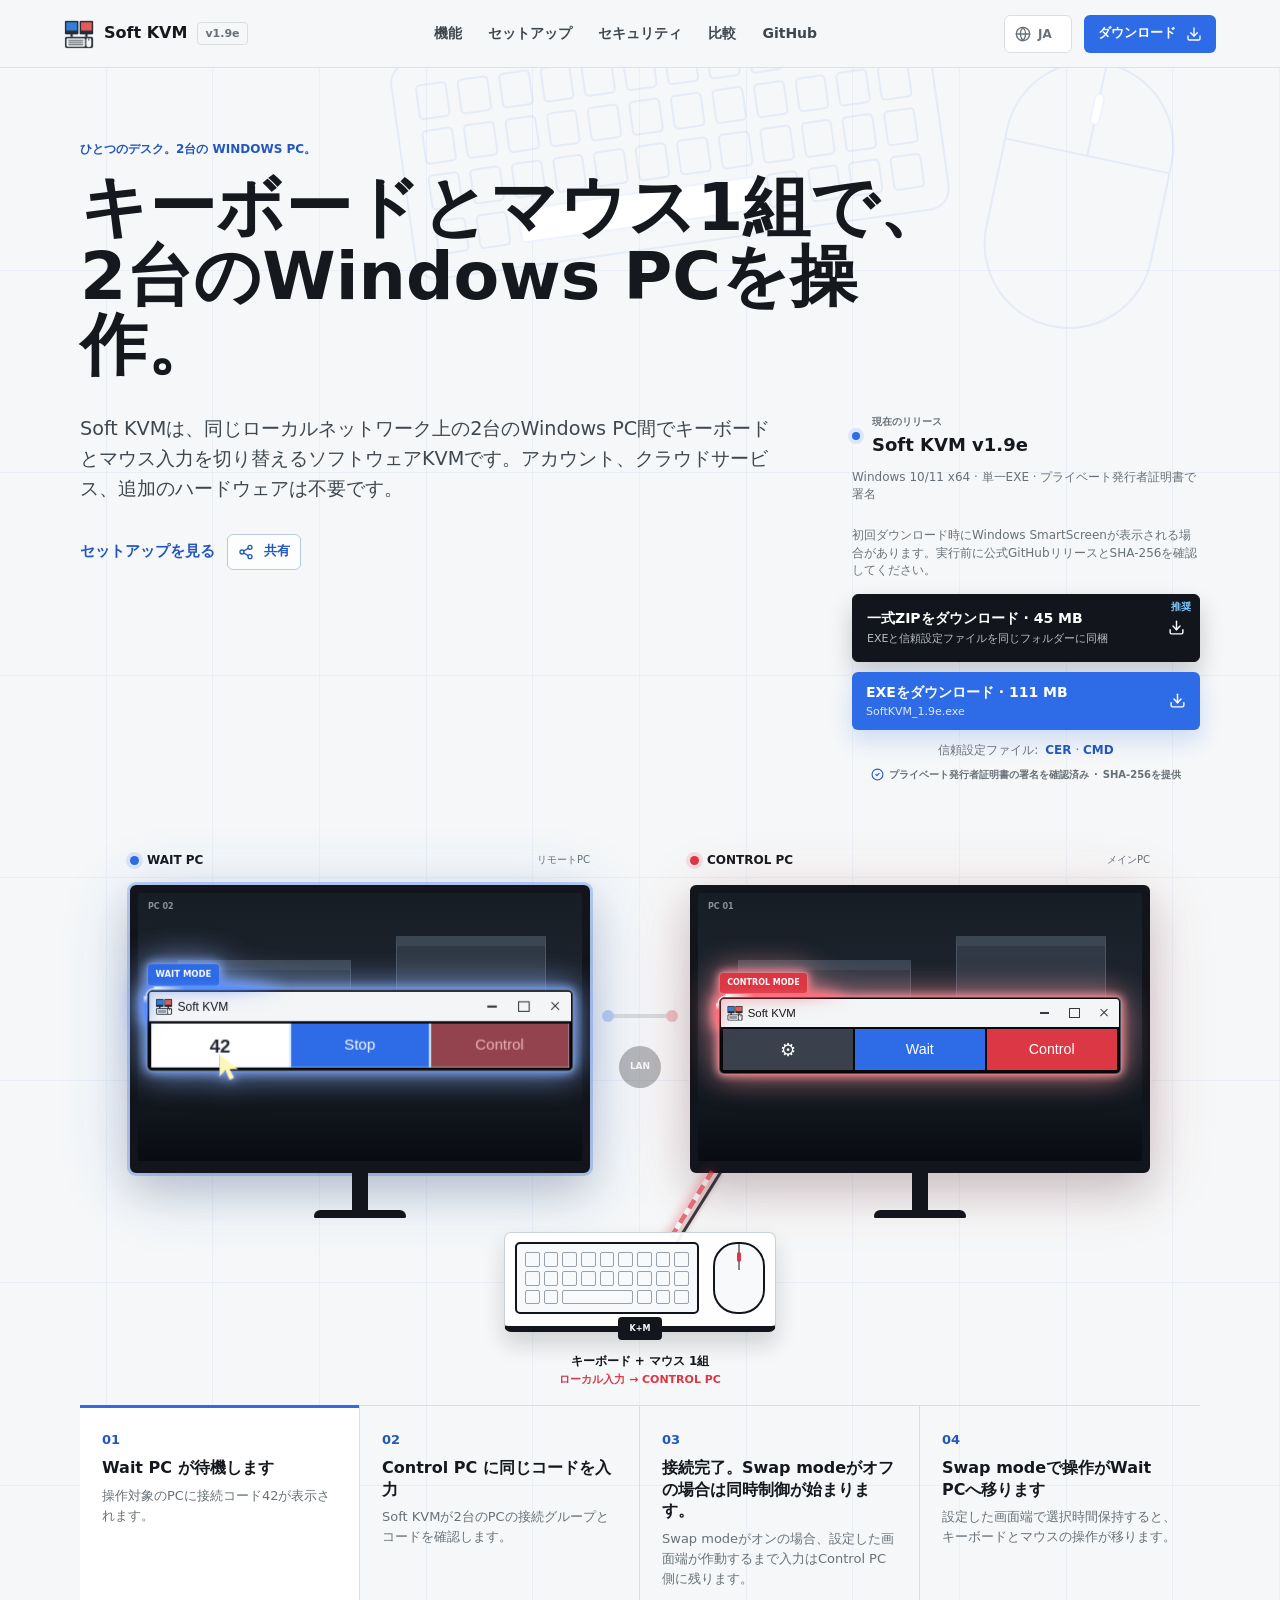
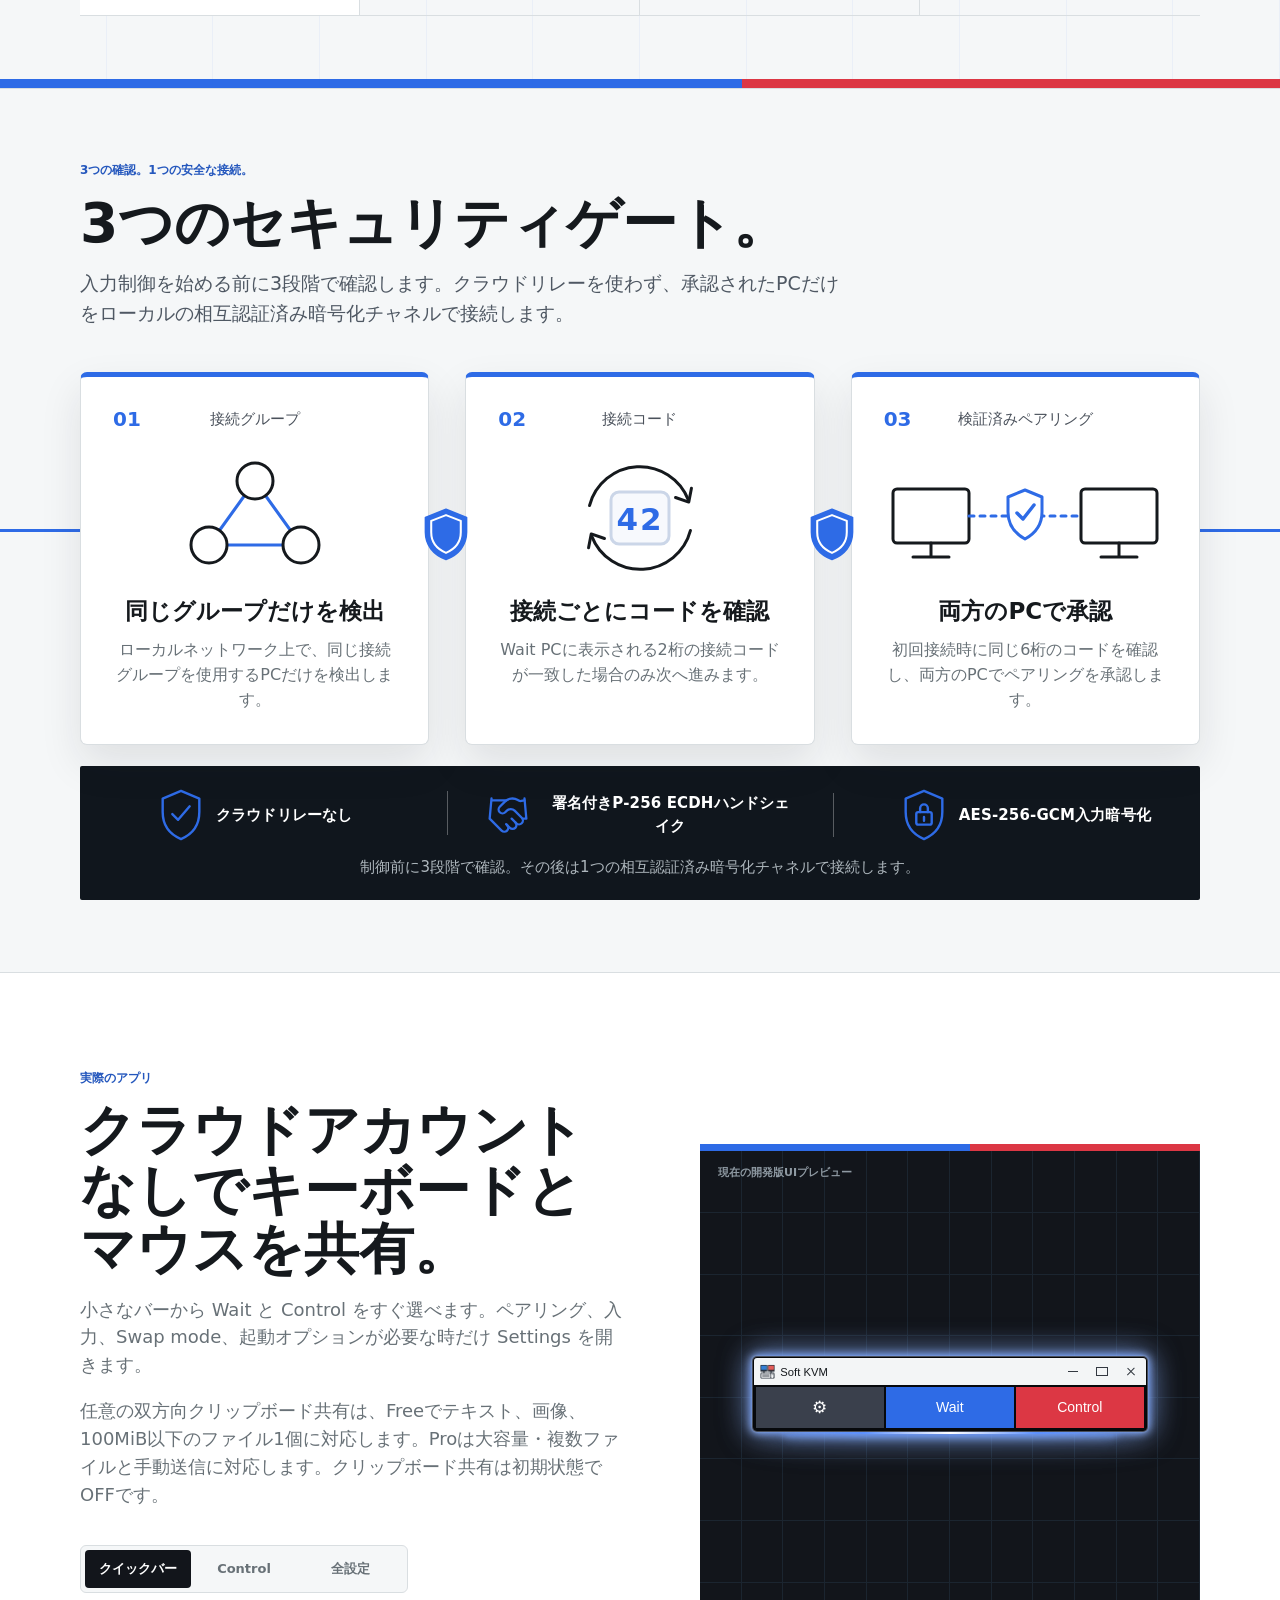
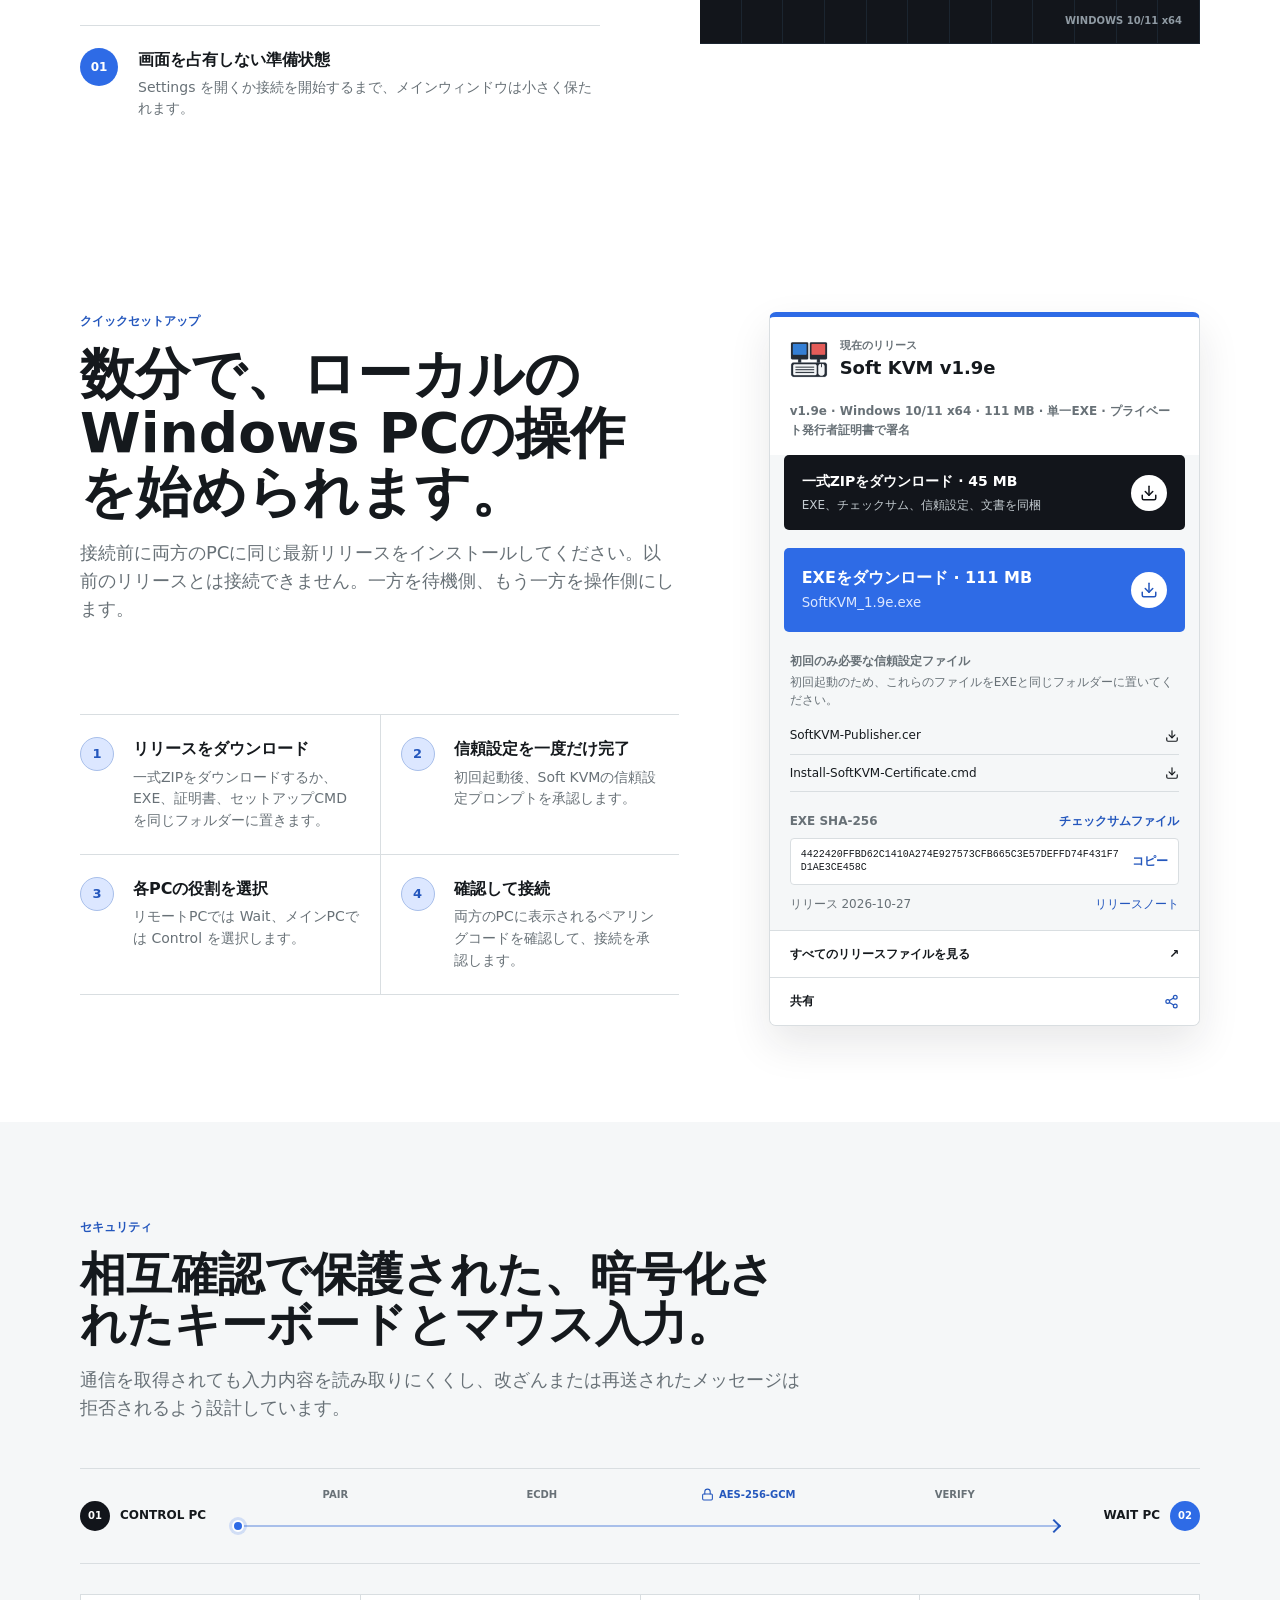
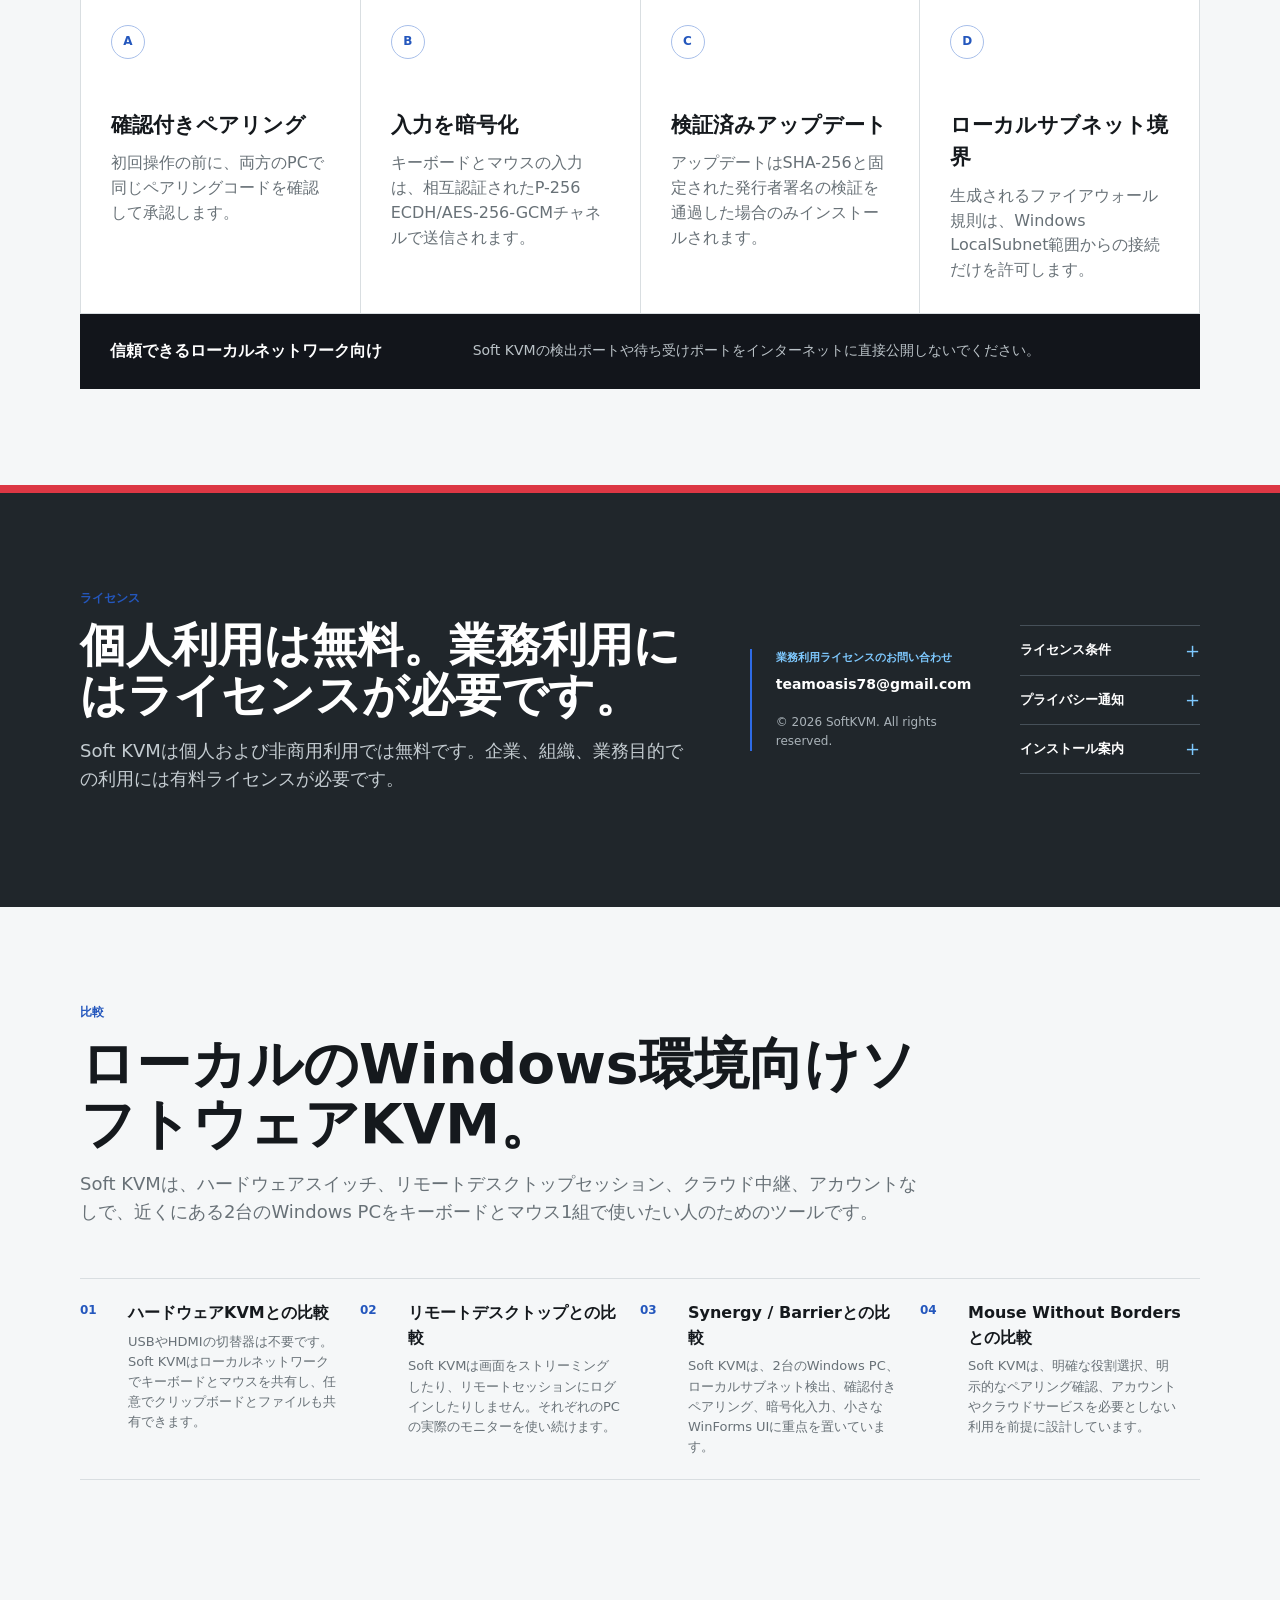
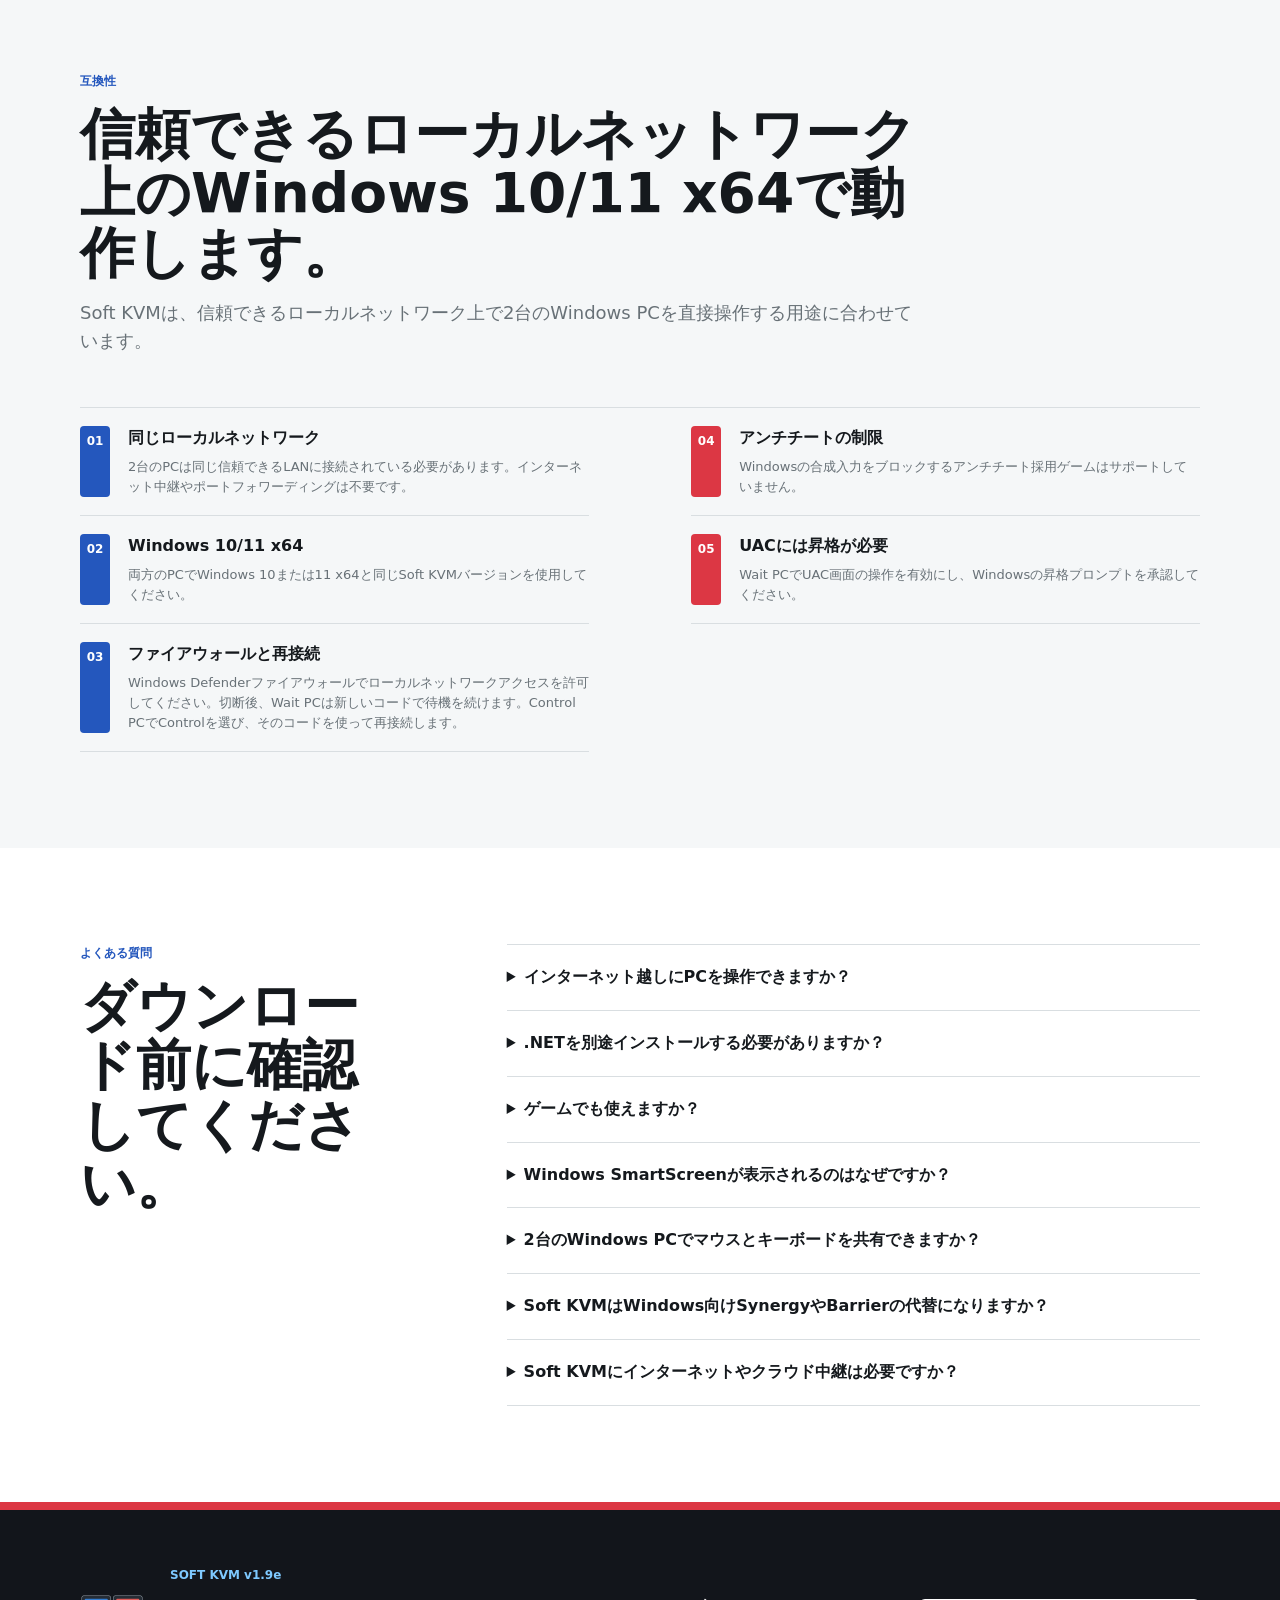
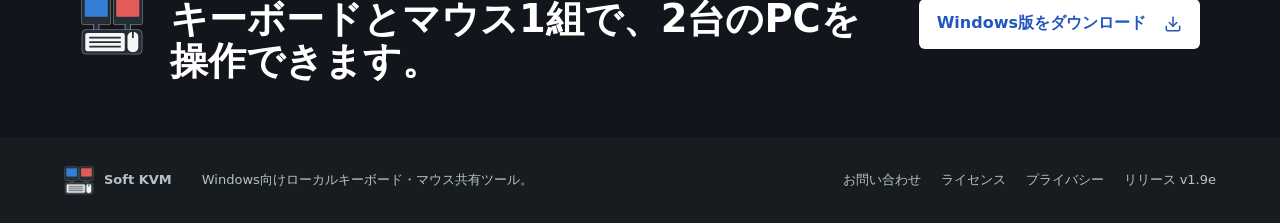
<file: ja/index.html>
<!doctype html>
<html lang="ja" data-page-lang="ja" data-icon-path="../assets/softkvm-icon.ico">
<head>
  <meta charset="utf-8">
  <meta name="viewport" content="width=device-width, initial-scale=1">
  <title>SoftKVM | Windows PC間でキーボード・マウスを共有 - TeamOasis7</title>
  <meta name="description" content="Soft KVMは、同じローカルネットワーク上の2台のWindows PCをキーボードとマウス1組で操作するソフトウェアKVMです。アカウント、クラウド、中継サーバーは不要です。">
  <meta name="robots" content="index, follow">
  <meta name="google-site-verification" content="VC0QAMDgUq4MwHNinDk0rk7gNzmcgwF1ImPnzyETGOg">
  <link rel="canonical" href="https://teamoasis7.github.io/SoftKVM-Releases/ja/">
  <link rel="alternate" hreflang="en" href="https://teamoasis7.github.io/SoftKVM-Releases/">
  <link rel="alternate" hreflang="ko" href="https://teamoasis7.github.io/SoftKVM-Releases/ko/">
  <link rel="alternate" hreflang="ja" href="https://teamoasis7.github.io/SoftKVM-Releases/ja/">
  <link rel="alternate" hreflang="x-default" href="https://teamoasis7.github.io/SoftKVM-Releases/">
  <meta property="og:type" content="website">
  <meta property="og:site_name" content="Soft KVM">
  <meta property="og:title" content="SoftKVM | Windows PC間でキーボード・マウスを共有 - TeamOasis7">
  <meta property="og:description" content="Soft KVMは、同じローカルネットワーク上の2台のWindows PCをキーボードとマウス1組で操作するソフトウェアKVMです。アカウント、クラウド、中継サーバーは不要です。">
  <meta property="og:url" content="https://teamoasis7.github.io/SoftKVM-Releases/ja/">
  <meta property="og:image" content="https://teamoasis7.github.io/SoftKVM-Releases/assets/softkvm-icon.ico">
  <meta property="og:image:alt" content="Soft KVM app icon">
  <meta name="twitter:card" content="summary">
  <meta name="twitter:title" content="SoftKVM | Windows PC間でキーボード・マウスを共有 - TeamOasis7">
  <meta name="twitter:description" content="Soft KVMは、同じローカルネットワーク上の2台のWindows PCをキーボードとマウス1組で操作するソフトウェアKVMです。アカウント、クラウド、中継サーバーは不要です。">
  <meta name="twitter:image" content="https://teamoasis7.github.io/SoftKVM-Releases/assets/softkvm-icon.ico">
  <meta name="theme-color" content="#f5f7f8">
  <link rel="icon" href="../assets/softkvm-icon.ico">
  <link rel="stylesheet" href="../styles.css?v=20261026-seo-links">
  <script src="../app.js?v=20261026-seo-links" defer></script>
  <script type="application/ld+json">
  {
    "@context": "https://schema.org",
    "@type": "SoftwareApplication",
    "name": "Soft KVM",
    "alternateName": "SoftKVM",
    "sameAs": "https://github.com/TeamOasis7/SoftKVM-Releases",
    "applicationCategory": "UtilitiesApplication",
    "operatingSystem": "Windows 10/11 x64",
    "softwareVersion": "1.9e",
    "description": "Soft KVMは、同じローカルネットワーク上の2台のWindows PCをキーボードとマウス1組で操作するソフトウェアKVMです。",
    "url": "https://teamoasis7.github.io/SoftKVM-Releases/ja/",
    "downloadUrl": "https://github.com/TeamOasis7/SoftKVM-Releases/releases/download/v1.9e/SoftKVM_1.9e_Windows_x64.zip",
    "releaseNotes": "https://github.com/TeamOasis7/SoftKVM-Releases/releases/tag/v1.9e",
    "datePublished": "2026-10-27",
    "inLanguage": "ja",
    "isAccessibleForFree": true,
    "license": "https://teamoasis7.github.io/SoftKVM-Releases/docs/LICENSE.txt",
    "offers": {
      "@type": "Offer",
      "price": "0",
      "priceCurrency": "USD",
      "category": "Personal and non-commercial use"
    },
    "publisher": {
      "@type": "Organization",
      "name": "TeamOasis7"
    }
  }
  </script>
</head>
<body>
  <svg class="icon-sprite" aria-hidden="true">
    <symbol id="icon-download" viewBox="0 0 24 24">
      <path d="M21 15v4a2 2 0 0 1-2 2H5a2 2 0 0 1-2-2v-4"></path>
      <path d="m7 10 5 5 5-5"></path>
      <path d="M12 15V3"></path>
    </symbol>
    <symbol id="icon-lock" viewBox="0 0 24 24">
      <rect width="18" height="11" x="3" y="11" rx="2"></rect>
      <path d="M7 11V7a5 5 0 0 1 10 0v4"></path>
    </symbol>
    <symbol id="icon-circle-check" viewBox="0 0 24 24">
      <circle cx="12" cy="12" r="10"></circle>
      <path d="m9 12 2 2 4-4"></path>
    </symbol>
    <symbol id="icon-share" viewBox="0 0 24 24">
      <circle cx="18" cy="5" r="3"></circle>
      <circle cx="6" cy="12" r="3"></circle>
      <circle cx="18" cy="19" r="3"></circle>
      <path d="m8.59 13.51 6.83 3.98"></path>
      <path d="m15.41 6.51-6.82 3.98"></path>
    </symbol>
    <symbol id="icon-globe" viewBox="0 0 24 24">
      <circle cx="12" cy="12" r="10"></circle>
      <path d="M2 12h20"></path>
      <path d="M12 2a15.3 15.3 0 0 1 4 10 15.3 15.3 0 0 1-4 10 15.3 15.3 0 0 1-4-10 15.3 15.3 0 0 1 4-10z"></path>
    </symbol>
  </svg>
  <header class="topbar">
    <a class="brand" href="#top" aria-label="Soft KVM ホーム" data-i18n-aria-label="aria.home">
      <img src="../assets/softkvm-icon.ico" alt="">
      <span>Soft KVM</span>
      <span class="version">v1.9e</span>
    </a>

    <nav class="desktop-nav" aria-label="メインナビゲーション" data-i18n-aria-label="aria.mainNavigation">
      <a href="#features" data-i18n="nav.features">機能</a>
      <a href="#setup" data-i18n="nav.setup">セットアップ</a>
      <a href="#security" data-i18n="nav.security">セキュリティ</a>
      <a href="#compare" data-i18n="nav.compare">比較</a>
      <a href="https://github.com/TeamOasis7/SoftKVM-Releases" target="_blank" rel="noopener noreferrer">GitHub</a>
    </nav>

    <div class="header-actions">
      <button class="mobile-menu-toggle" type="button" aria-expanded="false" aria-controls="mobile-menu">
        <span aria-hidden="true">☰</span>
        <span class="visually-hidden" data-i18n="nav.menu">メニュー</span>
      </button>
      <div class="language-switch" aria-label="言語" data-i18n-aria-label="aria.language">
        <button class="language-toggle" type="button" aria-expanded="false" aria-controls="language-menu">
          <svg aria-hidden="true"><use href="#icon-globe"></use></svg>
          <span data-lang-current>JA</span>
        </button>
        <div id="language-menu" class="language-menu" role="menu" hidden>
          <a href="../" hreflang="en" lang="en" role="menuitemradio" data-lang="en" aria-checked="false">English</a>
          <a href="../ko/" hreflang="ko" lang="ko" role="menuitemradio" data-lang="ko" aria-checked="false">한국어</a>
          <a href="./" hreflang="ja" lang="ja" role="menuitemradio" data-lang="ja" aria-checked="true">日本語</a>
        </div>
      </div>
      <a class="header-download" href="https://github.com/TeamOasis7/SoftKVM-Releases/releases/download/v1.9e/SoftKVM_1.9e_Windows_x64.zip" target="_blank" rel="noopener noreferrer">
        <span data-i18n="nav.download">ダウンロード</span>
        <svg class="download-icon" aria-hidden="true"><use href="#icon-download"></use></svg>
      </a>
    </div>

    <nav id="mobile-menu" class="mobile-nav" aria-label="モバイルナビゲーション" data-i18n-aria-label="aria.mobileNavigation" hidden>
      <a href="#features" data-i18n="nav.features">機能</a>
      <a href="#setup" data-i18n="nav.setup">セットアップ</a>
      <a href="#security" data-i18n="nav.security">セキュリティ</a>
      <a href="#compare" data-i18n="nav.compare">比較</a>
      <a href="#compatibility" data-i18n="nav.compatibility">互換性</a>
      <a href="#faq" data-i18n="nav.faq">FAQ</a>
      <a href="https://github.com/TeamOasis7/SoftKVM-Releases" target="_blank" rel="noopener noreferrer">GitHub</a>
    </nav>
  </header>

  <main id="top">
    <section class="hero">
      <div class="technical-grid hero-grid" data-technical-grid aria-hidden="true"></div>
      <div class="hero-device-mark" aria-hidden="true">
        <div class="hero-keyboard-outline" data-hero-keyboard></div>
        <div class="hero-mouse-outline"><span></span></div>
      </div>
      <div class="hero-overview">
        <div class="hero-heading">
          <p class="eyebrow" data-i18n="hero.eyebrow">ひとつのデスク。2台の WINDOWS PC。</p>
          <h1 data-i18n="hero.title">キーボードとマウス1組で、2台のWindows PCを操作。</h1>
        </div>

        <div class="hero-details">
          <div class="hero-copy">
            <p class="lead" data-i18n="hero.lead">Soft KVMは、同じローカルネットワーク上の2台のWindows PC間でキーボードとマウス入力を切り替えるソフトウェアKVMです。アカウント、クラウドサービス、追加のハードウェアは不要です。</p>
            <div class="hero-actions">
              <a class="hero-guide" href="#setup">
                <span data-i18n="hero.guide">セットアップを見る</span>
              </a>
              <button class="hero-share" type="button" data-share-page aria-label="このページを共有" data-i18n-aria-label="aria.sharePage">
                <svg aria-hidden="true"><use href="#icon-share"></use></svg>
                <span data-share-label data-i18n="hero.share">共有</span>
              </button>
            </div>
          </div>

          <aside class="hero-download-panel" aria-label="現在の Soft KVM リリース" data-i18n-aria-label="aria.currentRelease">
            <div class="hero-release-head">
              <span class="status-dot" aria-hidden="true"></span>
              <div>
                <small data-i18n="hero.releaseLabel">現在のリリース</small>
                <strong>Soft KVM v1.9e</strong>
              </div>
            </div>

            <p class="hero-release-facts" data-i18n="hero.releaseFacts">Windows 10/11 x64 · 単一EXE · プライベート発行者証明書で署名</p>
            <p class="hero-release-facts" data-i18n="hero.trustNote">初回ダウンロード時にWindows SmartScreenが表示される場合があります。実行前に公式GitHubリリースとSHA-256を確認してください。</p>

            <a class="hero-download-option bundle-option" href="https://github.com/TeamOasis7/SoftKVM-Releases/releases/download/v1.9e/SoftKVM_1.9e_Windows_x64.zip" target="_blank" rel="noopener noreferrer">
              <span>
                <strong data-i18n="hero.zipDownload">一式ZIPをダウンロード · 45 MB</strong>
                <small data-i18n="hero.zipHelp">EXEと信頼設定ファイルを同じフォルダーに同梱</small>
              </span>
              <svg class="download-icon" aria-hidden="true"><use href="#icon-download"></use></svg>
              <em data-i18n="hero.recommended">推奨</em>
            </a>

            <a class="hero-download-option primary-option" href="https://github.com/TeamOasis7/SoftKVM-Releases/releases/download/v1.9e/SoftKVM_1.9e.exe" target="_blank" rel="noopener noreferrer">
              <span>
                <strong data-i18n="download.exeAction">EXEをダウンロード · 111 MB</strong>
                <small>SoftKVM_1.9e.exe</small>
              </span>
              <svg class="download-icon" aria-hidden="true"><use href="#icon-download"></use></svg>
            </a>

            <div class="hero-trust-files">
              <span data-i18n="hero.trustHelp">信頼設定ファイル:</span>
              <span class="hero-trust-links">
                <a href="https://github.com/TeamOasis7/SoftKVM-Releases/releases/download/v1.9e/SoftKVM-Publisher.cer" target="_blank" rel="noopener noreferrer">CER</a>
                <span aria-hidden="true">·</span>
                <a href="https://github.com/TeamOasis7/SoftKVM-Releases/releases/download/v1.9e/Install-SoftKVM-Certificate.cmd" target="_blank" rel="noopener noreferrer">CMD</a>
              </span>
            </div>
            <div class="hero-assurance">
              <svg aria-hidden="true"><use href="#icon-circle-check"></use></svg>
              <span data-i18n="hero.signatureVerified">プライベート発行者証明書の署名を確認済み</span>
              <span aria-hidden="true">·</span>
              <span data-i18n="hero.hashAvailable">SHA-256を提供</span>
            </div>
          </aside>
        </div>
      </div>

      <div class="product-capture" data-kvm-scene>
        <div class="scene-monitor scene-wait-monitor">
          <div class="scene-role">
            <span class="role-dot"></span>
            <strong data-i18n="scene.waitPc">WAIT PC</strong>
            <small data-i18n="scene.remotePc">リモートPC</small>
          </div>
          <div class="monitor-frame">
            <div class="monitor-screen">
              <span class="desktop-label">PC 02</span>
              <span class="desktop-window window-a"></span>
              <span class="desktop-window window-b"></span>
              <div class="scene-app-popover">
                <span class="popover-label" data-i18n="scene.waitMode">WAIT MODE</span>
                <span class="remote-cursor wait-cursor"></span>
                <div class="softkvm-surface" data-wait-surface aria-label="Soft KVM Wait interface"></div>
              </div>
            </div>
            <span class="monitor-neck"></span>
            <span class="monitor-base"></span>
          </div>
        </div>

        <div class="scene-connection" aria-hidden="true">
          <span class="connection-track"></span>
          <span class="connection-joined"></span>
          <span class="connection-packet packet-one">42</span>
          <span class="connection-packet packet-two">✓</span>
          <span class="connection-lock">LAN</span>
        </div>

        <div class="scene-monitor scene-control-monitor">
          <div class="scene-role">
            <span class="role-dot"></span>
            <strong data-i18n="scene.controlPc">CONTROL PC</strong>
            <small data-i18n="scene.mainPc">メインPC</small>
          </div>
          <div class="monitor-frame">
            <div class="monitor-screen">
              <span class="desktop-label">PC 01</span>
              <span class="desktop-window window-a"></span>
              <span class="desktop-window window-b"></span>
              <div class="scene-app-popover">
                <span class="popover-label" data-i18n="scene.controlMode">CONTROL MODE</span>
                <span class="remote-cursor control-cursor"></span>
                <div class="softkvm-surface" data-control-surface aria-label="Soft KVM Control interface"></div>
              </div>
            </div>
            <span class="monitor-neck"></span>
            <span class="monitor-base"></span>
          </div>
        </div>

        <div class="input-device">
          <div class="input-beam" aria-hidden="true"></div>
          <div class="input-cable" aria-hidden="true"></div>
          <div class="input-kit">
            <div class="scene-keyboard" aria-hidden="true">
              <span></span><span></span><span></span><span></span><span></span><span></span><span></span><span></span><span></span>
              <span></span><span></span><span></span><span></span><span></span><span></span><span></span><span></span><span></span>
              <span></span><span></span><span></span><span></span><span></span><span></span><span></span><span></span><span></span>
            </div>
            <div class="scene-mouse" aria-hidden="true"><i></i></div>
            <span class="input-hub" aria-hidden="true">K+M</span>
          </div>
          <span class="input-label">
            <b data-i18n="scene.oneInput">キーボード + マウス 1組</b>
            <em data-input-target>LOCAL INPUT → CONTROL PC</em>
          </span>
        </div>

      </div>

      <div class="scene-stage-list" role="group" aria-label="接続ステージ" data-i18n-aria-label="aria.sceneStages">
        <button type="button" data-scene-index="0" aria-pressed="true">
          <span>01</span>
          <strong data-i18n="scene.wait.title">Wait PC が待機します</strong>
          <small data-i18n="scene.wait.body">操作対象のPCに接続コード42が表示されます。</small>
        </button>
        <button type="button" data-scene-index="1" aria-pressed="false">
          <span>02</span>
          <strong data-i18n="scene.code.title">Control PC に同じコードを入力</strong>
          <small data-i18n="scene.code.body">Soft KVMが2台のPCの接続グループとコードを確認します。</small>
        </button>
        <button type="button" data-scene-index="2" aria-pressed="false">
          <span>03</span>
          <strong data-i18n="scene.connect.title">接続完了。Swap modeがオフの場合は同時制御が始まります。</strong>
          <small data-i18n="scene.connect.body">Swap modeがオンの場合、設定した画面端が作動するまで入力はControl PC側に残ります。</small>
        </button>
        <button type="button" data-scene-index="3" aria-pressed="false">
          <span>04</span>
          <strong data-i18n="scene.remote.title">Swap modeで操作がWait PCへ移ります</strong>
          <small data-i18n="scene.remote.body">設定した画面端で選択時間保持すると、キーボードとマウスの操作が移ります。</small>
        </button>
      </div>
    </section>

    <section id="security-gates" class="section security-gates-section">
      <div class="security-gates-intro reveal">
        <p class="eyebrow" data-i18n="gates.eyebrow">3つの確認。1つの安全な接続。</p>
        <h2 data-i18n="gates.title">3つのセキュリティゲート。</h2>
        <p data-i18n="gates.lead">入力制御を始める前に3段階で確認します。クラウドリレーを使わず、承認されたPCだけをローカルの相互認証済み暗号化チャネルで接続します。</p>
      </div>

      <ol class="security-gates" aria-label="入力制御前の3つのセキュリティゲート" data-i18n-aria-label="aria.securityGates">
        <li class="security-gate reveal">
          <div class="gate-heading">
            <span class="gate-number">01</span>
            <span class="gate-technical" data-i18n="gates.group.technical">接続グループ</span>
          </div>
          <svg class="gate-visual" viewBox="0 0 200 120" aria-hidden="true">
            <path class="gate-accent" d="M54 88 100 24l46 64M54 88h92"></path>
            <circle class="gate-node" cx="100" cy="24" r="18"></circle>
            <circle class="gate-node" cx="54" cy="88" r="18"></circle>
            <circle class="gate-node" cx="146" cy="88" r="18"></circle>
          </svg>
          <span class="gate-shield" aria-hidden="true">
            <svg viewBox="0 0 56 64"><path class="gate-shield-fill" d="M28 2 53 12v18c0 15-9 27-25 33C12 57 3 45 3 30V12Z"></path><path class="gate-shield-inset" d="M28 9 46 16v14c0 11-6 20-18 25-12-5-18-14-18-25V16Z"></path></svg>
          </span>
          <h3 data-i18n="gates.group.title">同じグループだけを検出</h3>
          <p data-i18n="gates.group.body">ローカルネットワーク上で、同じ接続グループを使用するPCだけを検出します。</p>
        </li>
        <li class="security-gate reveal">
          <div class="gate-heading">
            <span class="gate-number">02</span>
            <span class="gate-technical" data-i18n="gates.code.technical">接続コード</span>
          </div>
          <svg class="gate-visual gate-code-visual" viewBox="0 0 200 120" aria-hidden="true">
            <g class="gate-code-arrows" transform="rotate(15 100 60)">
              <path class="gate-ink" d="M48 61a52 52 0 0 1 94-31"></path>
              <path class="gate-ink" d="m142 18 1 14-14-1"></path>
              <path class="gate-ink" d="M152 59a52 52 0 0 1-94 31"></path>
              <path class="gate-ink" d="m58 102-1-14 14 1"></path>
            </g>
            <rect class="gate-code-frame" x="71" y="34" width="58" height="52" rx="8"></rect>
            <text x="100" y="72" text-anchor="middle">42</text>
          </svg>
          <span class="gate-shield" aria-hidden="true">
            <svg viewBox="0 0 56 64"><path class="gate-shield-fill" d="M28 2 53 12v18c0 15-9 27-25 33C12 57 3 45 3 30V12Z"></path><path class="gate-shield-inset" d="M28 9 46 16v14c0 11-6 20-18 25-12-5-18-14-18-25V16Z"></path></svg>
          </span>
          <h3 data-i18n="gates.code.title">接続ごとにコードを確認</h3>
          <p data-i18n="gates.code.body">Wait PCに表示される2桁の接続コードが一致した場合のみ次へ進みます。</p>
        </li>
        <li class="security-gate reveal">
          <div class="gate-heading">
            <span class="gate-number">03</span>
            <span class="gate-technical" data-i18n="gates.pair.technical">検証済みペアリング</span>
          </div>
          <svg class="gate-visual gate-pair-visual" viewBox="0 0 280 120" aria-hidden="true">
            <rect class="gate-ink" x="8" y="31" width="76" height="54" rx="4"></rect>
            <path class="gate-ink" d="M46 85v14m-18 0h36"></path>
            <rect class="gate-ink" x="196" y="31" width="76" height="54" rx="4"></rect>
            <path class="gate-ink" d="M234 85v14m-18 0h36"></path>
            <path class="gate-pair-link" d="M84 58h42m28 0h42"></path>
            <path class="gate-pair-shield" d="M140 32 157 39v15c0 12-6 21-17 27-11-6-17-15-17-27V39Z"></path>
            <path class="gate-pair-check" d="m132 55 6 6 11-14"></path>
          </svg>
          <h3 data-i18n="gates.pair.title">両方のPCで承認</h3>
          <p data-i18n="gates.pair.body">初回接続時に同じ6桁のコードを確認し、両方のPCでペアリングを承認します。</p>
        </li>
      </ol>

      <div class="security-gates-channel reveal">
        <div class="gate-channel-facts" aria-label="ローカル相互認証暗号化" data-i18n-aria-label="aria.gatesChannel">
          <strong class="gate-channel-item">
            <svg class="gate-channel-icon" viewBox="0 0 48 56" aria-hidden="true"><path d="M24 3 43 11v14c0 13-7 23-19 28C12 48 5 38 5 25V11Z"></path><path d="m15 27 6 6 12-14"></path></svg>
            <span data-i18n="gates.channel.zeroCloud">クラウドリレーなし</span>
          </strong>
          <span class="gate-channel-item">
            <svg class="gate-channel-icon gate-handshake-icon" viewBox="0 0 24 24" aria-hidden="true"><path d="m11 17 2 2a1 1 0 1 0 3-3"></path><path d="m14 14 2.5 2.5a1 1 0 1 0 3-3l-3.88-3.88a3 3 0 0 0-4.24 0l-.88.88a1 1 0 1 1-3-3l2.81-2.81a5.79 5.79 0 0 1 7.06-.87l.47.28a2 2 0 0 0 1.42.25L21 4"></path><path d="m21 3 1 11h-2M3 3 2 14l6.5 6.5a1 1 0 1 0 3-3M3 4h8"></path></svg>
            <span data-i18n="gates.channel.handshake">署名付きP-256 ECDHハンドシェイク</span>
          </span>
          <span class="gate-channel-item">
            <svg class="gate-channel-icon" viewBox="0 0 48 56" aria-hidden="true"><path d="M24 3 43 11v14c0 13-7 23-19 28C12 48 5 38 5 25V11Z"></path><rect x="16" y="25" width="16" height="13" rx="2"></rect><path d="M20 25v-4a4 4 0 0 1 8 0v4m-4 5v4"></path></svg>
            <span data-i18n="gates.channel.encryption">AES-256-GCM入力暗号化</span>
          </span>
        </div>
        <p data-i18n="gates.channel.summary">制御前に3段階で確認。その後は1つの相互認証済み暗号化チャネルで接続します。</p>
      </div>
    </section>

    <section id="features" class="section product-tour">
      <div class="tour-copy reveal">
        <p class="eyebrow" data-i18n="tour.eyebrow">実際のアプリ</p>
        <h2 data-i18n="tour.title">クラウドアカウントなしでキーボードとマウスを共有。</h2>
        <p data-i18n="tour.body">小さなバーから Wait と Control をすぐ選べます。ペアリング、入力、Swap mode、起動オプションが必要な時だけ Settings を開きます。</p>
        <p data-i18n="tour.clipboard">任意の双方向クリップボード共有は、Freeでテキスト、画像、100MiB以下のファイル1個に対応します。Proは大容量・複数ファイルと手動送信に対応します。クリップボード共有は初期状態でOFFです。</p>
        <div class="shot-switch" role="group" aria-label="Soft KVM の画面" data-i18n-aria-label="aria.screen">
          <button type="button" data-shot="home" aria-pressed="true" data-i18n="tour.quick">クイックバー</button>
          <button type="button" data-shot="control" aria-pressed="false" data-i18n="tour.control">Control</button>
          <button type="button" data-shot="settings" aria-pressed="false" data-i18n="tour.settings">全設定</button>
        </div>
        <div class="tour-state">
          <span class="tour-state-index">01</span>
          <div>
            <strong data-tour-title data-i18n="tour.quickTitle">画面を占有しない準備状態</strong>
            <p data-tour-body data-i18n="tour.quickBody">Settings を開くか接続を開始するまで、メインウィンドウは小さく保たれます。</p>
          </div>
        </div>
      </div>
      <figure class="tour-media reveal">
        <div class="tour-stage">
          <div class="technical-grid tour-grid" data-technical-grid aria-hidden="true"></div>
          <span class="stage-label" data-i18n="tour.captured">現在の開発版UIプレビュー</span>
          <span class="tour-platform">WINDOWS 10/11 x64</span>
          <div class="softkvm-surface tour-surface" data-tour-surface aria-label="Soft KVM compact quick bar"></div>
        </div>
      </figure>
    </section>

    <section id="setup" class="section setup-section">
      <div class="section-intro">
        <p class="eyebrow" data-i18n="setup.eyebrow">クイックセットアップ</p>
        <h2 data-i18n="setup.title">数分で、ローカルのWindows PCの操作を始められます。</h2>
        <p data-i18n="setup.lead">接続前に両方のPCに同じ最新リリースをインストールしてください。以前のリリースとは接続できません。一方を待機側、もう一方を操作側にします。</p>
      </div>

      <ol class="steps">
        <li>
          <span class="step-number">1</span>
          <div>
            <strong data-i18n="setup.step1.title">リリースをダウンロード</strong>
            <p data-i18n="setup.step1.body">一式ZIPをダウンロードするか、EXE、証明書、セットアップCMDを同じフォルダーに置きます。</p>
          </div>
        </li>
        <li>
          <span class="step-number">2</span>
          <div>
            <strong data-i18n="setup.step2.title">信頼設定を一度だけ完了</strong>
            <p data-i18n="setup.step2.body">初回起動後、Soft KVMの信頼設定プロンプトを承認します。</p>
          </div>
        </li>
        <li>
          <span class="step-number">3</span>
          <div>
            <strong data-i18n="setup.step3.title">各PCの役割を選択</strong>
            <p data-i18n="setup.step3.body">リモートPCでは Wait、メインPCでは Control を選択します。</p>
          </div>
        </li>
        <li>
          <span class="step-number">4</span>
          <div>
            <strong data-i18n="setup.step4.title">確認して接続</strong>
            <p data-i18n="setup.step4.body">両方のPCに表示されるペアリングコードを確認して、接続を承認します。</p>
          </div>
        </li>
      </ol>

      <aside class="download-panel">
        <div class="download-panel-head">
          <img src="../assets/softkvm-icon.ico" alt="">
          <div>
            <span data-i18n="download.label">現在のリリース</span>
            <strong>Soft KVM v1.9e</strong>
          </div>
        </div>

        <p class="release-facts" data-i18n="download.facts">v1.9e · Windows 10/11 x64 · 111 MB · 単一EXE · プライベート発行者証明書で署名</p>

        <a class="bundle-download" href="https://github.com/TeamOasis7/SoftKVM-Releases/releases/download/v1.9e/SoftKVM_1.9e_Windows_x64.zip" target="_blank" rel="noopener noreferrer">
          <span>
            <strong data-i18n="download.bundleAction">一式ZIPをダウンロード · 45 MB</strong>
            <small data-i18n="download.bundleContents">EXE、チェックサム、信頼設定、文書を同梱</small>
          </span>
          <span class="download-mark" aria-hidden="true">
            <svg class="download-icon"><use href="#icon-download"></use></svg>
          </span>
        </a>

        <a class="release-main" href="https://github.com/TeamOasis7/SoftKVM-Releases/releases/download/v1.9e/SoftKVM_1.9e.exe" target="_blank" rel="noopener noreferrer">
          <span>
            <strong data-i18n="download.exeAction">EXEをダウンロード · 111 MB</strong>
            <small>SoftKVM_1.9e.exe</small>
          </span>
          <span class="download-mark" aria-hidden="true">
            <svg class="download-icon"><use href="#icon-download"></use></svg>
          </span>
        </a>

        <div class="support-files">
          <p data-i18n="download.trustFiles">初回のみ必要な信頼設定ファイル</p>
          <small data-i18n="download.trustHelp">初回起動のため、これらのファイルをEXEと同じフォルダーに置いてください。</small>
          <a href="https://github.com/TeamOasis7/SoftKVM-Releases/releases/download/v1.9e/SoftKVM-Publisher.cer" target="_blank" rel="noopener noreferrer">
            <span>SoftKVM-Publisher.cer</span>
            <svg class="download-icon" aria-hidden="true"><use href="#icon-download"></use></svg>
          </a>
          <a href="https://github.com/TeamOasis7/SoftKVM-Releases/releases/download/v1.9e/Install-SoftKVM-Certificate.cmd" target="_blank" rel="noopener noreferrer">
            <span>Install-SoftKVM-Certificate.cmd</span>
            <svg class="download-icon" aria-hidden="true"><use href="#icon-download"></use></svg>
          </a>
        </div>

        <div class="release-verification">
          <div class="hash-heading">
            <span>EXE SHA-256</span>
            <a href="https://github.com/TeamOasis7/SoftKVM-Releases/releases/download/v1.9e/SoftKVM_1.9e.exe.sha256" target="_blank" rel="noopener noreferrer" data-i18n="download.hashFile">チェックサムファイル</a>
          </div>
          <button class="hash-copy" type="button" data-copy-hash="4422420FFBD62C1410A274E927573CFB665C3E57DEFFD74F431F7D1AE3CE458C">
            <code>4422420FFBD62C1410A274E927573CFB665C3E57DEFFD74F431F7D1AE3CE458C</code>
            <span data-copy-label data-i18n="download.copyHash">コピー</span>
          </button>
          <div class="release-details">
            <span><span data-i18n="download.released">リリース</span> <time datetime="2026-10-27">2026-10-27</time></span>
            <a href="https://github.com/TeamOasis7/SoftKVM-Releases/releases/tag/v1.9e" target="_blank" rel="noopener noreferrer" data-i18n="download.releaseNotes">リリースノート</a>
          </div>
        </div>

        <div class="download-panel-actions">
          <a class="all-files" href="https://github.com/TeamOasis7/SoftKVM-Releases/releases/tag/v1.9e" target="_blank" rel="noopener noreferrer">
            <span data-i18n="download.allFiles">すべてのリリースファイルを見る</span>
            <span aria-hidden="true">↗</span>
          </a>
          <button class="panel-share" type="button" data-share-page aria-label="このページを共有" data-i18n-aria-label="aria.sharePage">
            <span data-share-label data-i18n="hero.share">共有</span>
            <svg aria-hidden="true"><use href="#icon-share"></use></svg>
          </button>
        </div>
      </aside>
    </section>

    <section id="security" class="section security-section">
      <div class="section-intro">
        <p class="eyebrow" data-i18n="security.eyebrow">セキュリティ</p>
        <h2 data-i18n="security.title">相互確認で保護された、暗号化されたキーボードとマウス入力。</h2>
        <p data-i18n="security.lead">通信を取得されても入力内容を読み取りにくくし、改ざんまたは再送されたメッセージは拒否されるよう設計しています。</p>
      </div>

      <div class="secure-channel" aria-label="2台のPC間の認証済み暗号化チャネル" data-i18n-aria-label="aria.secureChannel">
        <div class="channel-endpoint">
          <span>01</span>
          <strong data-i18n="scene.controlPc">CONTROL PC</strong>
        </div>
        <div class="channel-route" aria-hidden="true">
          <span class="channel-line"></span>
          <span class="channel-packet"></span>
          <div class="channel-steps">
            <span data-i18n="security.channel.pair">PAIR</span>
            <span data-i18n="security.channel.ecdh">ECDH</span>
            <span class="channel-encryption">
              <svg><use href="#icon-lock"></use></svg>
              AES-256-GCM
            </span>
            <span data-i18n="security.channel.verify">VERIFY</span>
          </div>
        </div>
        <div class="channel-endpoint is-remote">
          <span>02</span>
          <strong data-i18n="scene.waitPc">WAIT PC</strong>
        </div>
      </div>

      <div class="security-grid">
        <article>
          <span class="security-index">A</span>
          <h3 data-i18n="security.pair.title">確認付きペアリング</h3>
          <p data-i18n="security.pair.body">初回操作の前に、両方のPCで同じペアリングコードを確認して承認します。</p>
        </article>
        <article>
          <span class="security-index">B</span>
          <h3 data-i18n="security.encrypt.title">入力を暗号化</h3>
          <p data-i18n="security.encrypt.body">キーボードとマウスの入力は、相互認証されたP-256 ECDH/AES-256-GCMチャネルで送信されます。</p>
        </article>
        <article>
          <span class="security-index">C</span>
          <h3 data-i18n="security.update.title">検証済みアップデート</h3>
          <p data-i18n="security.update.body">アップデートはSHA-256と固定された発行者署名の検証を通過した場合のみインストールされます。</p>
        </article>
        <article>
          <span class="security-index">D</span>
          <h3 data-i18n="security.subnet.title">ローカルサブネット境界</h3>
          <p data-i18n="security.subnet.body">生成されるファイアウォール規則は、Windows LocalSubnet範囲からの接続だけを許可します。</p>
        </article>
      </div>

      <div class="security-note">
        <strong data-i18n="security.note.title">信頼できるローカルネットワーク向け</strong>
        <p data-i18n="security.note.body">Soft KVMの検出ポートや待ち受けポートをインターネットに直接公開しないでください。</p>
      </div>
    </section>

    <section id="license" class="section license-section">
      <div class="section-intro">
        <p class="eyebrow" data-i18n="license.eyebrow">ライセンス</p>
        <h2 data-i18n="license.title">個人利用は無料。業務利用にはライセンスが必要です。</h2>
        <p data-i18n="license.lead">Soft KVMは個人および非商用利用では無料です。企業、組織、業務目的での利用には有料ライセンスが必要です。</p>
      </div>
      <div class="license-contact">
        <span data-i18n="license.contactLabel">業務利用ライセンスのお問い合わせ</span>
        <a href="mailto:teamoasis78@gmail.com?subject=Soft%20KVM%20business%20license">teamoasis78@gmail.com</a>
        <p>© 2026 SoftKVM. All rights reserved.</p>
      </div>
      <nav class="license-documents" aria-label="ライセンス文書" data-i18n-aria-label="aria.licenseDocuments">
        <button type="button" data-doc-trigger="license" data-doc-source="../docs/LICENSE.txt" data-doc-title-key="license.terms" aria-expanded="false" aria-controls="license-document-panel">
          <span data-i18n="license.terms">ライセンス条件</span>
          <span aria-hidden="true">+</span>
        </button>
        <button type="button" data-doc-trigger="privacy" data-doc-source="../docs/PRIVACY.txt" data-doc-title-key="license.privacy" aria-expanded="false" aria-controls="license-document-panel">
          <span data-i18n="license.privacy">プライバシー通知</span>
          <span aria-hidden="true">+</span>
        </button>
        <button type="button" data-doc-trigger="install" data-doc-source="../docs/README.txt" data-doc-title-key="license.install" aria-expanded="false" aria-controls="license-document-panel">
          <span data-i18n="license.install">インストール案内</span>
          <span aria-hidden="true">+</span>
        </button>
      </nav>
      <div id="license-document-panel" class="license-document-panel" hidden>
        <div class="license-document-head">
          <strong data-doc-title></strong>
          <button type="button" data-doc-close aria-label="??????">×</button>
        </div>
        <pre data-doc-panel data-i18n="license.loading">文書を読み込んでいます...</pre>
      </div>
    </section>

    <section id="compare" class="section compatibility-section comparison-section">
      <div class="section-intro">
        <p class="eyebrow" data-i18n="compare.eyebrow">比較</p>
        <h2 data-i18n="compare.title">ローカルのWindows環境向けソフトウェアKVM。</h2>
        <p data-i18n="compare.lead">Soft KVMは、ハードウェアスイッチ、リモートデスクトップセッション、クラウド中継、アカウントなしで、近くにある2台のWindows PCをキーボードとマウス1組で使いたい人のためのツールです。</p>
      </div>
      <div class="compatibility-list comparison-list">
        <article>
          <span class="compatibility-index">01</span>
          <div>
            <h3 data-i18n="compare.hardware.title">ハードウェアKVMとの比較</h3>
            <p data-i18n="compare.hardware.body">USBやHDMIの切替器は不要です。Soft KVMはローカルネットワークでキーボードとマウスを共有し、任意でクリップボードとファイルも共有できます。</p>
          </div>
        </article>
        <article>
          <span class="compatibility-index">02</span>
          <div>
            <h3 data-i18n="compare.remote.title">リモートデスクトップとの比較</h3>
            <p data-i18n="compare.remote.body">Soft KVMは画面をストリーミングしたり、リモートセッションにログインしたりしません。それぞれのPCの実際のモニターを使い続けます。</p>
          </div>
        </article>
        <article>
          <span class="compatibility-index">03</span>
          <div>
            <h3 data-i18n="compare.synergy.title">Synergy / Barrierとの比較</h3>
            <p data-i18n="compare.synergy.body">Soft KVMは、2台のWindows PC、ローカルサブネット検出、確認付きペアリング、暗号化入力、小さなWinForms UIに重点を置いています。</p>
          </div>
        </article>
        <article>
          <span class="compatibility-index">04</span>
          <div>
            <h3 data-i18n="compare.mouse.title">Mouse Without Bordersとの比較</h3>
            <p data-i18n="compare.mouse.body">Soft KVMは、明確な役割選択、明示的なペアリング確認、アカウントやクラウドサービスを必要としない利用を前提に設計しています。</p>
          </div>
        </article>
      </div>
    </section>

    <section id="compatibility" class="section compatibility-section">
      <div class="section-intro">
        <p class="eyebrow" data-i18n="compat.eyebrow">互換性</p>
        <h2 data-i18n="compat.title">信頼できるローカルネットワーク上のWindows 10/11 x64で動作します。</h2>
        <p data-i18n="compat.lead">Soft KVMは、信頼できるローカルネットワーク上で2台のWindows PCを直接操作する用途に合わせています。</p>
      </div>
      <div class="compatibility-list">
        <article>
          <span class="compatibility-index">01</span>
          <div>
            <h3 data-i18n="compat.network.title">同じローカルネットワーク</h3>
            <p data-i18n="compat.network.body">2台のPCは同じ信頼できるLANに接続されている必要があります。インターネット中継やポートフォワーディングは不要です。</p>
          </div>
        </article>
        <article>
          <span class="compatibility-index">02</span>
          <div>
            <h3 data-i18n="compat.windows.title">Windows 10/11 x64</h3>
            <p data-i18n="compat.windows.body">両方のPCでWindows 10または11 x64と同じSoft KVMバージョンを使用してください。</p>
          </div>
        </article>
        <article>
          <span class="compatibility-index">03</span>
          <div>
            <h3 data-i18n="compat.recovery.title">ファイアウォールと再接続</h3>
            <p data-i18n="compat.recovery.body">Windows Defenderファイアウォールでローカルネットワークアクセスを許可してください。切断後、Wait PCは新しいコードで待機を続けます。Control PCでControlを選び、そのコードを使って再接続します。</p>
          </div>
        </article>
        <article>
          <span class="compatibility-index is-limit">04</span>
          <div>
            <h3 data-i18n="compat.games.title">アンチチートの制限</h3>
            <p data-i18n="compat.games.body">Windowsの合成入力をブロックするアンチチート採用ゲームはサポートしていません。</p>
          </div>
        </article>
        <article>
          <span class="compatibility-index is-limit">05</span>
          <div>
            <h3 data-i18n="compat.uac.title">UACには昇格が必要</h3>
            <p data-i18n="compat.uac.body">Wait PCでUAC画面の操作を有効にし、Windowsの昇格プロンプトを承認してください。</p>
          </div>
        </article>
      </div>
    </section>

    <section id="faq" class="section faq-section">
      <div class="section-intro">
        <p class="eyebrow" data-i18n="faq.eyebrow">よくある質問</p>
        <h2 data-i18n="faq.title">ダウンロード前に確認してください。</h2>
      </div>
      <div class="faq-list">
        <details>
          <summary data-i18n="faq.internet.q">インターネット越しにPCを操作できますか？</summary>
          <p data-i18n="faq.internet.a">Soft KVMは信頼できるローカルネットワーク向けです。ルーター越しにポートを外部公開しないでください。</p>
        </details>
        <details>
          <summary data-i18n="faq.dotnet.q">.NETを別途インストールする必要がありますか？</summary>
          <p data-i18n="faq.dotnet.a">いいえ。公開Windows x64ビルドには必要なランタイムが含まれています。</p>
        </details>
        <details>
          <summary data-i18n="faq.game.q">ゲームでも使えますか？</summary>
          <p data-i18n="faq.game.a">Game precision modeで多くのゲームや3Dアプリに対応します。Windowsの合成入力をブロックするアンチチート採用ゲームはサポートしていません。</p>
        </details>
        <details>
          <summary data-i18n="faq.smartscreen.q">Windows SmartScreenが表示されるのはなぜですか？</summary>
          <p data-i18n="faq.smartscreen.a">現在のSoft KVMは、有料の公的コード署名証明書ではなくプライベート発行者証明書を使用しています。実行前に公式リリース元を確認してください。</p>
        </details>
        <details>
          <summary data-i18n="faq.share.q">2台のWindows PCでマウスとキーボードを共有できますか？</summary>
          <p data-i18n="faq.share.a">はい。Soft KVMは、同じ信頼できるローカルネットワーク上の2台のWindows 10/11 x64 PC間でキーボードとマウスを共有するために作られています。</p>
        </details>
        <details>
          <summary data-i18n="faq.alternative.q">Soft KVMはWindows向けSynergyやBarrierの代替になりますか？</summary>
          <p data-i18n="faq.alternative.a">ローカルネットワーク上で2台のWindows PCを操作し、確認済みのペアリングとクラウドアカウントなしの接続が必要な場合に、実用的な代替になります。</p>
        </details>
        <details>
          <summary data-i18n="faq.cloud.q">Soft KVMにインターネットやクラウド中継は必要ですか？</summary>
          <p data-i18n="faq.cloud.a">いいえ。検出と入力転送はローカルネットワーク向けに設計されています。インターネット中継、アカウントログイン、ポートフォワーディングは不要です。</p>
        </details>
      </div>
    </section>

    <section class="final-cta">
      <img src="../assets/softkvm-icon.ico" alt="">
      <div>
        <p class="eyebrow">SOFT KVM v1.9e</p>
        <h2 data-i18n="final.title">キーボードとマウス1組で、2台のPCを操作できます。</h2>
      </div>
      <a class="button primary light" href="https://github.com/TeamOasis7/SoftKVM-Releases/releases/download/v1.9e/SoftKVM_1.9e_Windows_x64.zip" target="_blank" rel="noopener noreferrer">
        <span data-i18n="final.download">Windows版をダウンロード</span>
        <svg class="download-icon" aria-hidden="true"><use href="#icon-download"></use></svg>
      </a>
    </section>
  </main>

  <footer>
    <div class="footer-brand">
      <img src="../assets/softkvm-icon.ico" alt="">
      <span>Soft KVM</span>
    </div>
    <p data-i18n="footer.tagline">Windows向けローカルキーボード・マウス共有ツール。</p>
    <div class="footer-links">
      <a href="mailto:teamoasis78@gmail.com?subject=Soft%20KVM%20inquiry" data-i18n="footer.contact">お問い合わせ</a>
      <a href="../docs/LICENSE.txt" target="_blank" rel="noopener noreferrer" data-i18n="footer.license">ライセンス</a>
      <a href="../docs/PRIVACY.txt" target="_blank" rel="noopener noreferrer" data-i18n="footer.privacy">プライバシー</a>
      <a href="https://github.com/TeamOasis7/SoftKVM-Releases/releases/tag/v1.9e" target="_blank" rel="noopener noreferrer" data-i18n="footer.release">リリース v1.9e</a>
    </div>
  </footer>
</body>
</html>
</file>
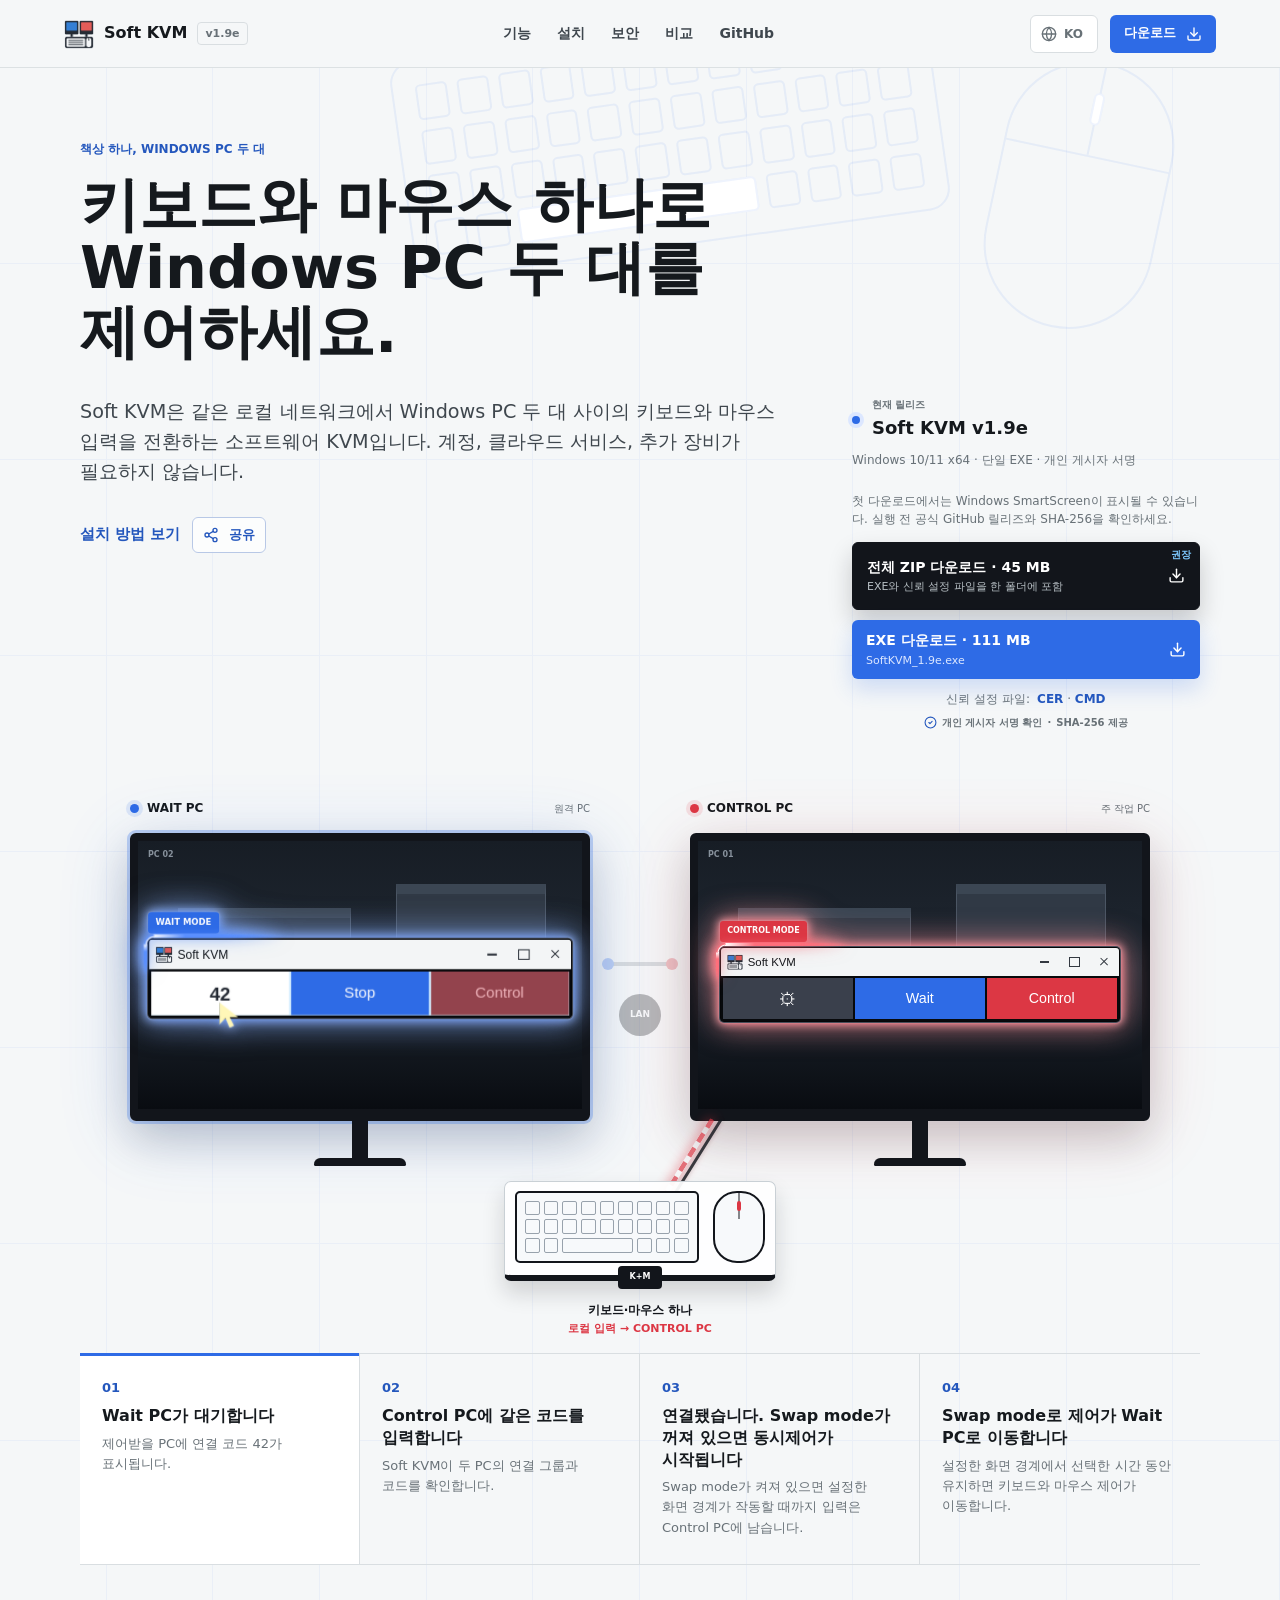
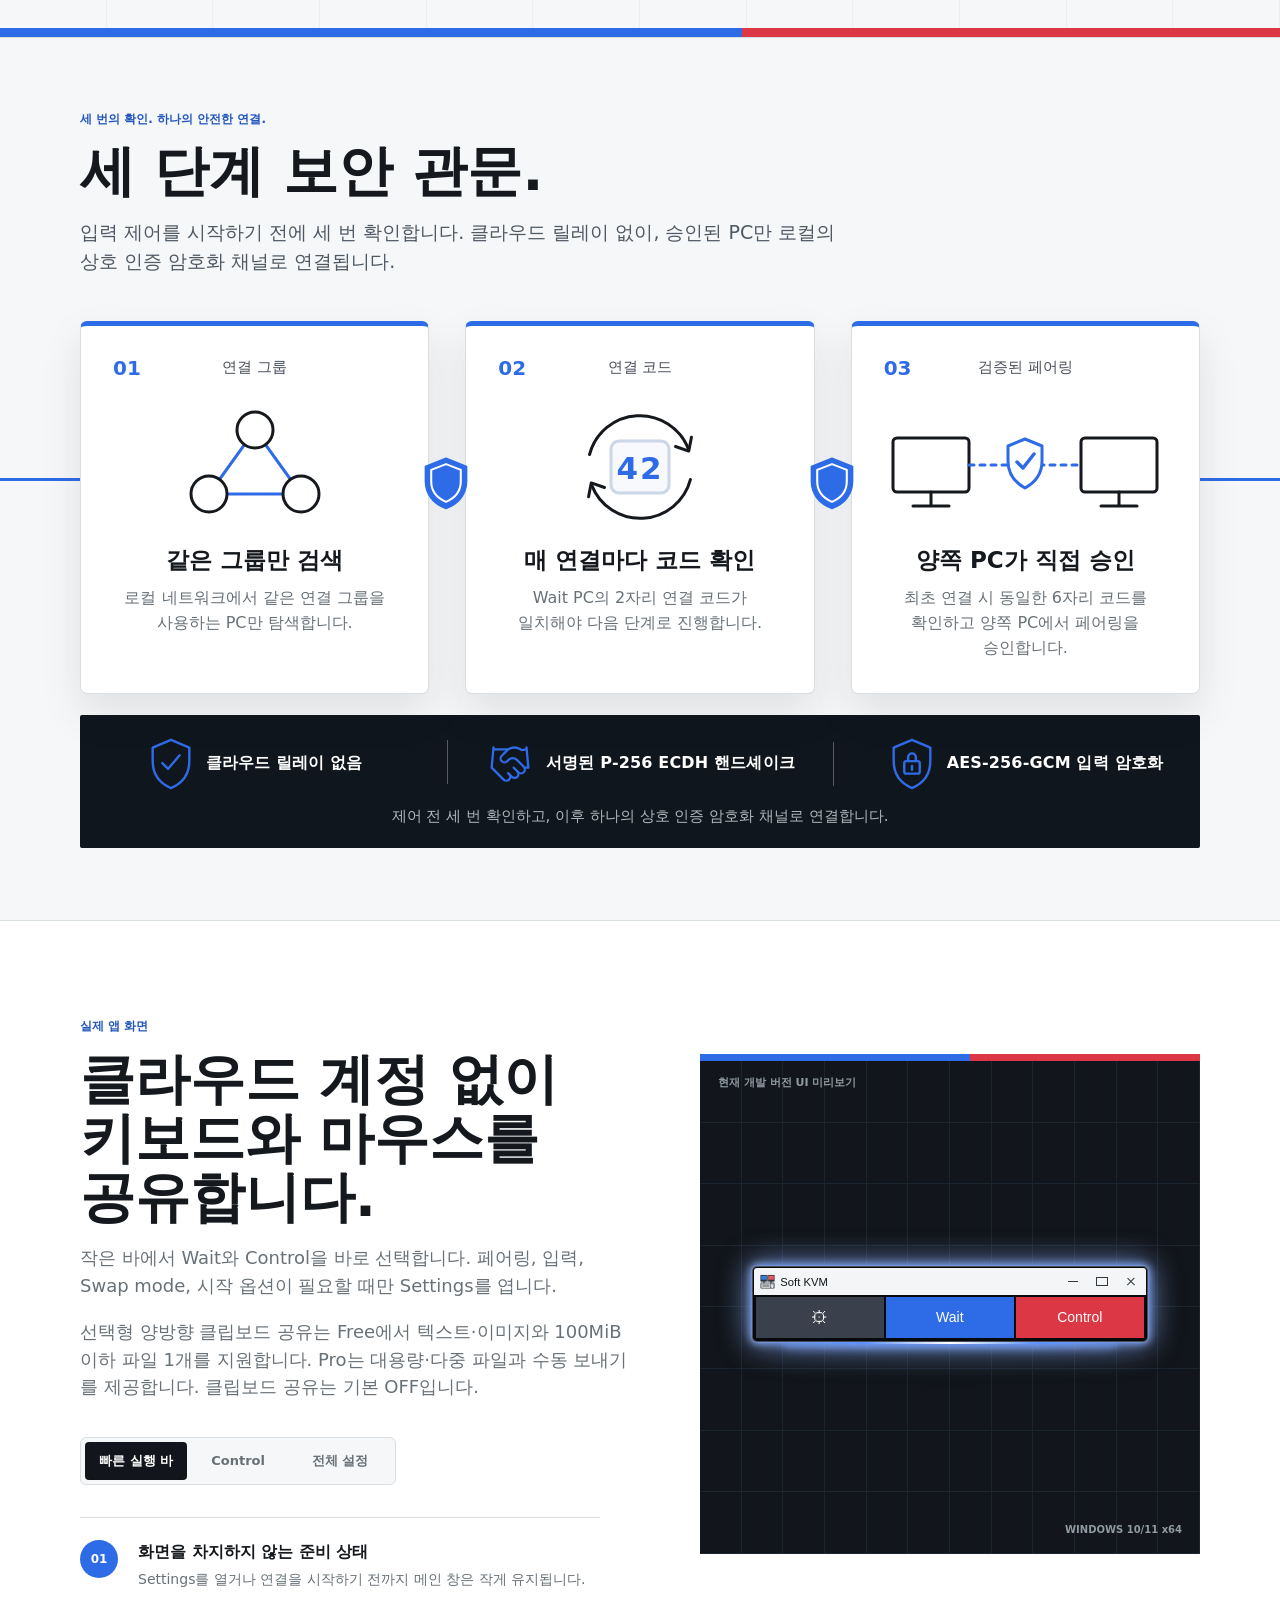
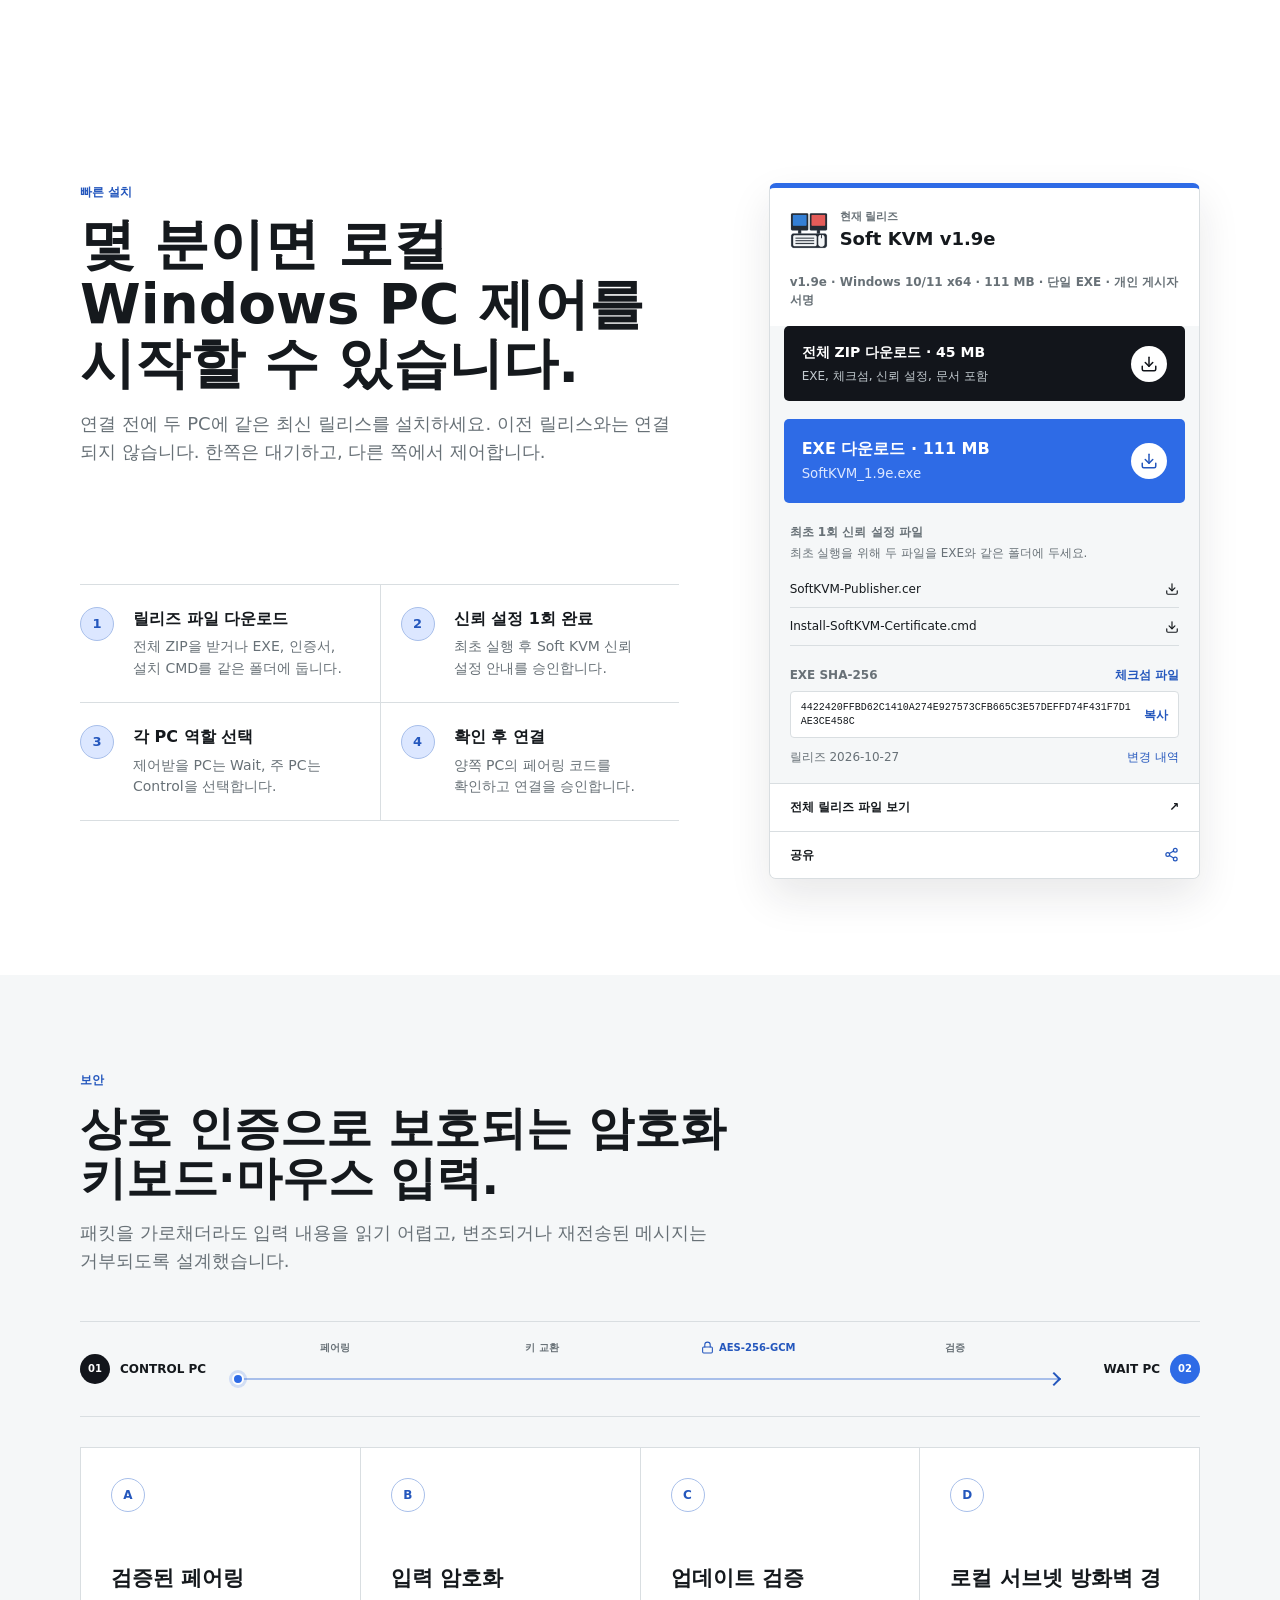
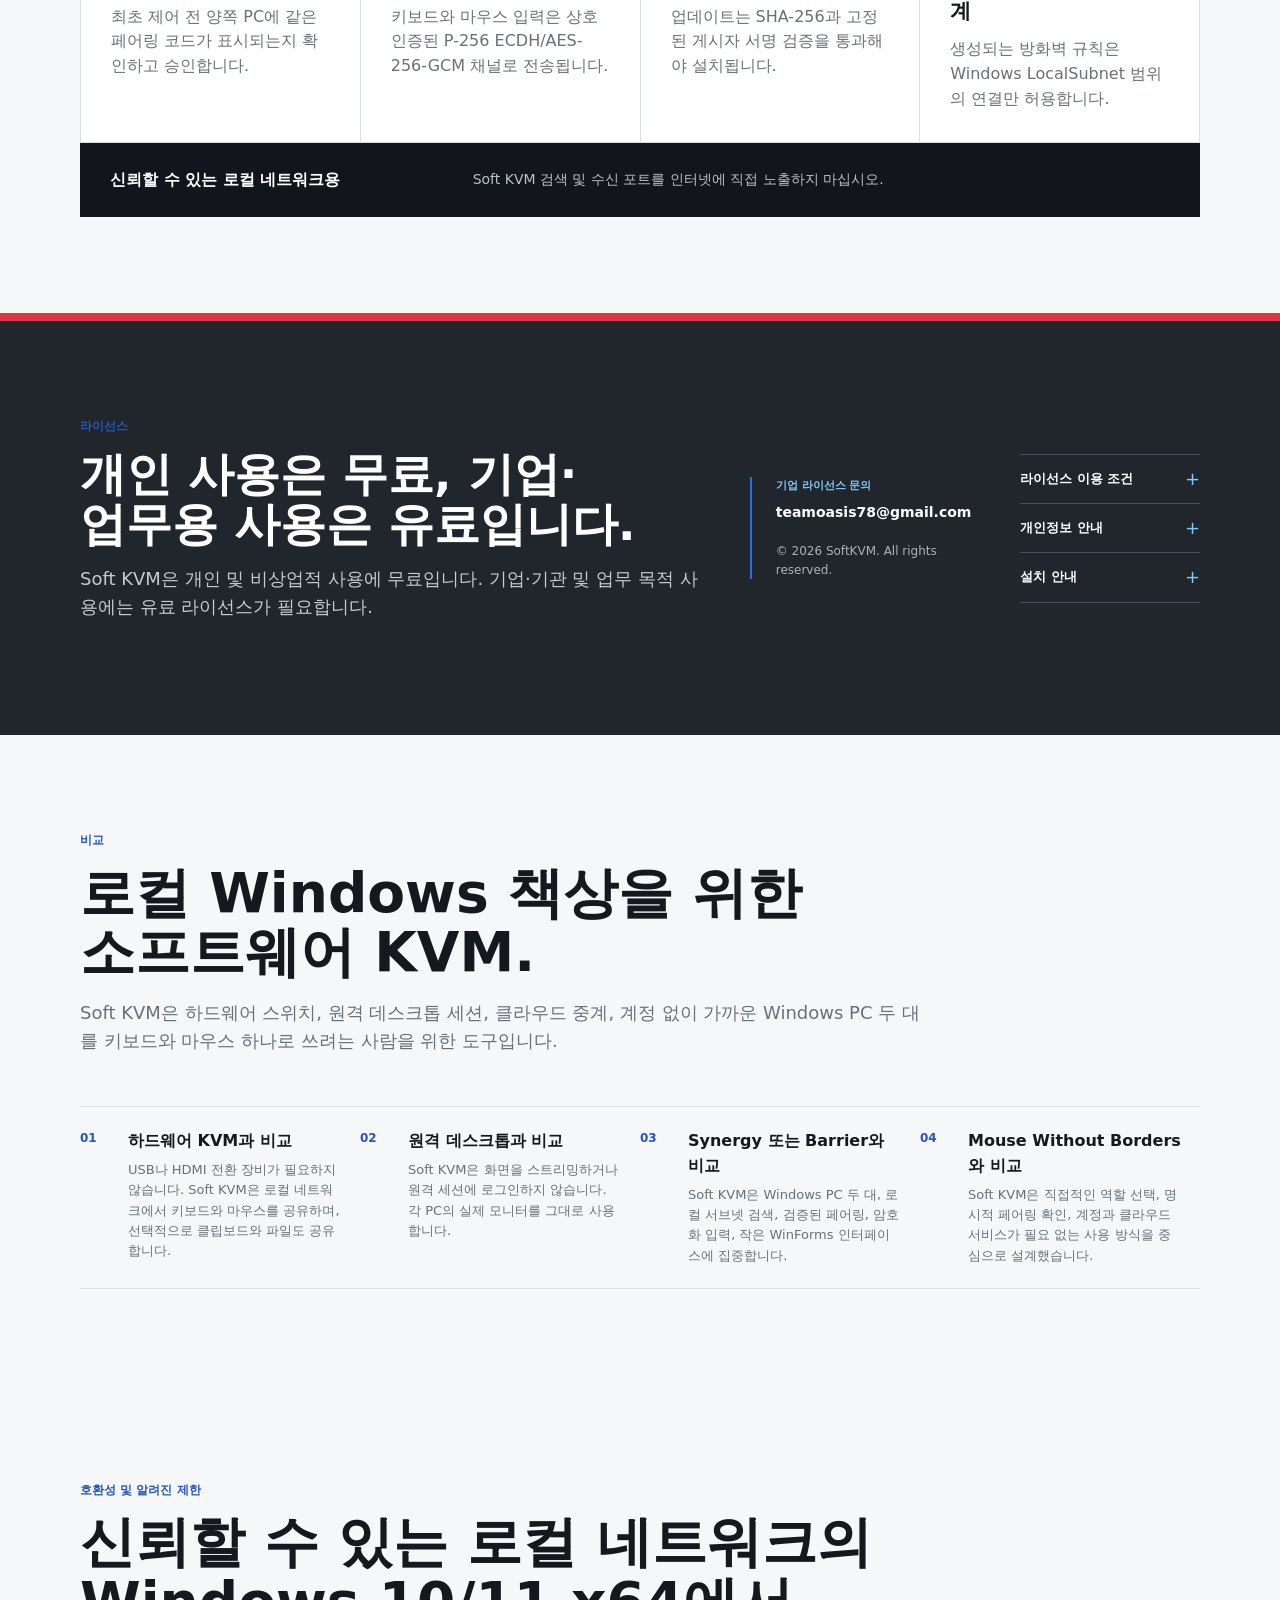
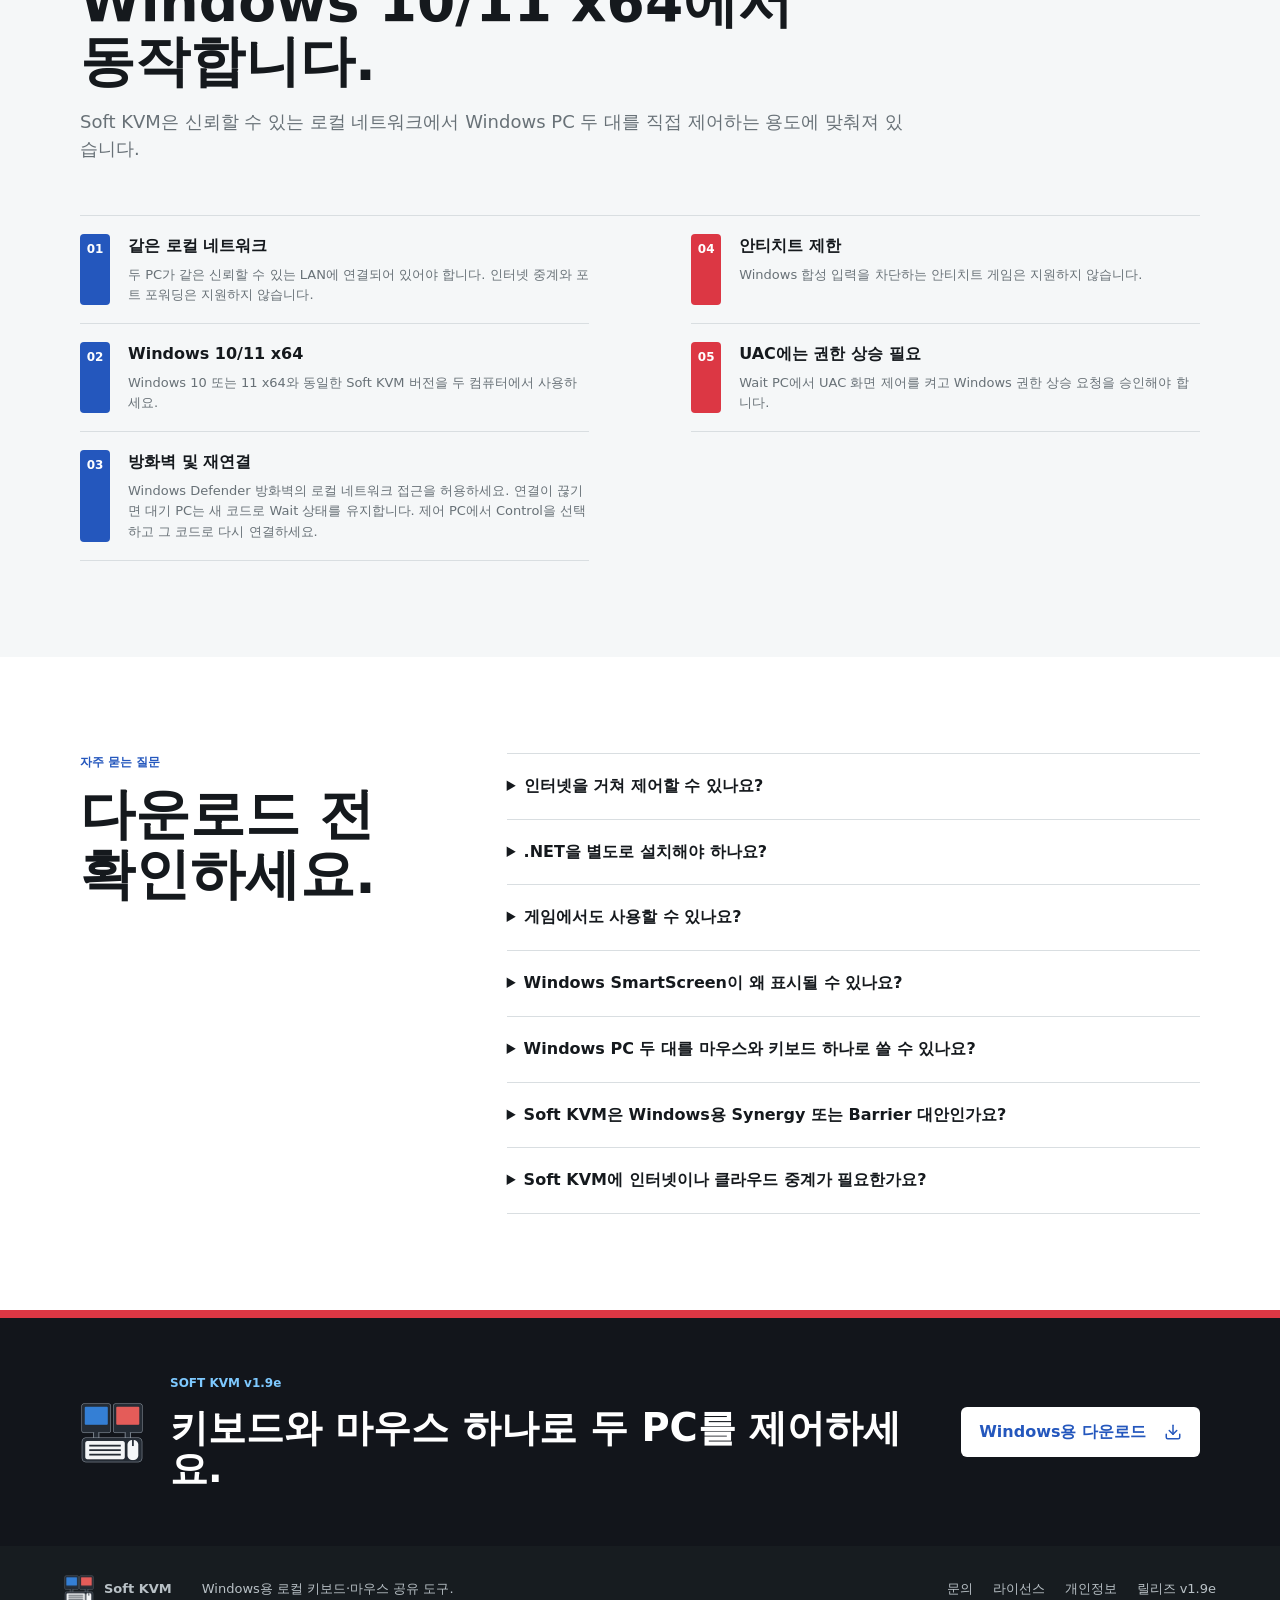
<file: ko/index.html>
<!doctype html>
<html lang="ko" data-page-lang="ko" data-icon-path="../assets/softkvm-icon.ico">
<head>
  <meta charset="utf-8">
  <meta name="viewport" content="width=device-width, initial-scale=1">
  <title>SoftKVM | Windows PC 두 대 키보드·마우스 공유 - TeamOasis7</title>
  <meta name="description" content="Soft KVM은 같은 로컬 네트워크에서 Windows PC 두 대를 키보드와 마우스 하나로 제어하는 소프트웨어 KVM입니다. 계정, 클라우드, 중계 서버가 필요하지 않습니다.">
  <meta name="robots" content="index, follow">
  <meta name="google-site-verification" content="VC0QAMDgUq4MwHNinDk0rk7gNzmcgwF1ImPnzyETGOg">
  <link rel="canonical" href="https://teamoasis7.github.io/SoftKVM-Releases/ko/">
  <link rel="alternate" hreflang="en" href="https://teamoasis7.github.io/SoftKVM-Releases/">
  <link rel="alternate" hreflang="ko" href="https://teamoasis7.github.io/SoftKVM-Releases/ko/">
  <link rel="alternate" hreflang="ja" href="https://teamoasis7.github.io/SoftKVM-Releases/ja/">
  <link rel="alternate" hreflang="x-default" href="https://teamoasis7.github.io/SoftKVM-Releases/">
  <meta property="og:type" content="website">
  <meta property="og:site_name" content="Soft KVM">
  <meta property="og:title" content="SoftKVM | Windows PC 두 대 키보드·마우스 공유 - TeamOasis7">
  <meta property="og:description" content="Soft KVM은 같은 로컬 네트워크에서 Windows PC 두 대를 키보드와 마우스 하나로 제어하는 소프트웨어 KVM입니다. 계정, 클라우드, 중계 서버가 필요하지 않습니다.">
  <meta property="og:url" content="https://teamoasis7.github.io/SoftKVM-Releases/ko/">
  <meta property="og:image" content="https://teamoasis7.github.io/SoftKVM-Releases/assets/softkvm-icon.ico">
  <meta property="og:image:alt" content="Soft KVM app icon">
  <meta name="twitter:card" content="summary">
  <meta name="twitter:title" content="SoftKVM | Windows PC 두 대 키보드·마우스 공유 - TeamOasis7">
  <meta name="twitter:description" content="Soft KVM은 같은 로컬 네트워크에서 Windows PC 두 대를 키보드와 마우스 하나로 제어하는 소프트웨어 KVM입니다. 계정, 클라우드, 중계 서버가 필요하지 않습니다.">
  <meta name="twitter:image" content="https://teamoasis7.github.io/SoftKVM-Releases/assets/softkvm-icon.ico">
  <meta name="theme-color" content="#f5f7f8">
  <link rel="icon" href="../assets/softkvm-icon.ico">
  <link rel="stylesheet" href="../styles.css?v=20261026-seo-links">
  <script src="../app.js?v=20261026-seo-links" defer></script>
  <script type="application/ld+json">
  {
    "@context": "https://schema.org",
    "@type": "SoftwareApplication",
    "name": "Soft KVM",
    "alternateName": "SoftKVM",
    "sameAs": "https://github.com/TeamOasis7/SoftKVM-Releases",
    "applicationCategory": "UtilitiesApplication",
    "operatingSystem": "Windows 10/11 x64",
    "softwareVersion": "1.9e",
    "description": "Soft KVM은 같은 로컬 네트워크에서 Windows PC 두 대를 키보드와 마우스 하나로 제어하는 소프트웨어 KVM입니다.",
    "url": "https://teamoasis7.github.io/SoftKVM-Releases/ko/",
    "downloadUrl": "https://github.com/TeamOasis7/SoftKVM-Releases/releases/download/v1.9e/SoftKVM_1.9e_Windows_x64.zip",
    "releaseNotes": "https://github.com/TeamOasis7/SoftKVM-Releases/releases/tag/v1.9e",
    "datePublished": "2026-10-27",
    "inLanguage": "ko",
    "isAccessibleForFree": true,
    "license": "https://teamoasis7.github.io/SoftKVM-Releases/docs/LICENSE.txt",
    "offers": {
      "@type": "Offer",
      "price": "0",
      "priceCurrency": "USD",
      "category": "Personal and non-commercial use"
    },
    "publisher": {
      "@type": "Organization",
      "name": "TeamOasis7"
    }
  }
  </script>
</head>
<body>
  <svg class="icon-sprite" aria-hidden="true">
    <symbol id="icon-download" viewBox="0 0 24 24">
      <path d="M21 15v4a2 2 0 0 1-2 2H5a2 2 0 0 1-2-2v-4"></path>
      <path d="m7 10 5 5 5-5"></path>
      <path d="M12 15V3"></path>
    </symbol>
    <symbol id="icon-lock" viewBox="0 0 24 24">
      <rect width="18" height="11" x="3" y="11" rx="2"></rect>
      <path d="M7 11V7a5 5 0 0 1 10 0v4"></path>
    </symbol>
    <symbol id="icon-circle-check" viewBox="0 0 24 24">
      <circle cx="12" cy="12" r="10"></circle>
      <path d="m9 12 2 2 4-4"></path>
    </symbol>
    <symbol id="icon-share" viewBox="0 0 24 24">
      <circle cx="18" cy="5" r="3"></circle>
      <circle cx="6" cy="12" r="3"></circle>
      <circle cx="18" cy="19" r="3"></circle>
      <path d="m8.59 13.51 6.83 3.98"></path>
      <path d="m15.41 6.51-6.82 3.98"></path>
    </symbol>
    <symbol id="icon-globe" viewBox="0 0 24 24">
      <circle cx="12" cy="12" r="10"></circle>
      <path d="M2 12h20"></path>
      <path d="M12 2a15.3 15.3 0 0 1 4 10 15.3 15.3 0 0 1-4 10 15.3 15.3 0 0 1-4-10 15.3 15.3 0 0 1 4-10z"></path>
    </symbol>
  </svg>
  <header class="topbar">
    <a class="brand" href="#top" aria-label="Soft KVM 홈" data-i18n-aria-label="aria.home">
      <img src="../assets/softkvm-icon.ico" alt="">
      <span>Soft KVM</span>
      <span class="version">v1.9e</span>
    </a>

    <nav class="desktop-nav" aria-label="주요 메뉴" data-i18n-aria-label="aria.mainNavigation">
      <a href="#features" data-i18n="nav.features">기능</a>
      <a href="#setup" data-i18n="nav.setup">설치</a>
      <a href="#security" data-i18n="nav.security">보안</a>
      <a href="#compare" data-i18n="nav.compare">비교</a>
      <a href="https://github.com/TeamOasis7/SoftKVM-Releases" target="_blank" rel="noopener noreferrer">GitHub</a>
    </nav>

    <div class="header-actions">
      <button class="mobile-menu-toggle" type="button" aria-expanded="false" aria-controls="mobile-menu">
        <span aria-hidden="true">☰</span>
        <span class="visually-hidden" data-i18n="nav.menu">메뉴</span>
      </button>
      <div class="language-switch" aria-label="언어" data-i18n-aria-label="aria.language">
        <button class="language-toggle" type="button" aria-expanded="false" aria-controls="language-menu">
          <svg aria-hidden="true"><use href="#icon-globe"></use></svg>
          <span data-lang-current>KO</span>
        </button>
        <div id="language-menu" class="language-menu" role="menu" hidden>
          <a href="../" hreflang="en" lang="en" role="menuitemradio" data-lang="en" aria-checked="false">English</a>
          <a href="./" hreflang="ko" lang="ko" role="menuitemradio" data-lang="ko" aria-checked="true">한국어</a>
          <a href="../ja/" hreflang="ja" lang="ja" role="menuitemradio" data-lang="ja" aria-checked="false">日本語</a>
        </div>
      </div>
      <a class="header-download" href="https://github.com/TeamOasis7/SoftKVM-Releases/releases/download/v1.9e/SoftKVM_1.9e_Windows_x64.zip" target="_blank" rel="noopener noreferrer">
        <span data-i18n="nav.download">다운로드</span>
        <svg class="download-icon" aria-hidden="true"><use href="#icon-download"></use></svg>
      </a>
    </div>

    <nav id="mobile-menu" class="mobile-nav" aria-label="모바일 메뉴" data-i18n-aria-label="aria.mobileNavigation" hidden>
      <a href="#features" data-i18n="nav.features">기능</a>
      <a href="#setup" data-i18n="nav.setup">설치</a>
      <a href="#security" data-i18n="nav.security">보안</a>
      <a href="#compare" data-i18n="nav.compare">비교</a>
      <a href="#compatibility" data-i18n="nav.compatibility">호환성</a>
      <a href="#faq" data-i18n="nav.faq">FAQ</a>
      <a href="https://github.com/TeamOasis7/SoftKVM-Releases" target="_blank" rel="noopener noreferrer">GitHub</a>
    </nav>
  </header>

  <main id="top">
    <section class="hero">
      <div class="technical-grid hero-grid" data-technical-grid aria-hidden="true"></div>
      <div class="hero-device-mark" aria-hidden="true">
        <div class="hero-keyboard-outline" data-hero-keyboard></div>
        <div class="hero-mouse-outline"><span></span></div>
      </div>
      <div class="hero-overview">
        <div class="hero-heading">
          <p class="eyebrow" data-i18n="hero.eyebrow">책상 하나, WINDOWS PC 두 대</p>
          <h1 data-i18n="hero.title">키보드와 마우스 하나로 Windows PC 두 대를 제어하세요.</h1>
        </div>

        <div class="hero-details">
          <div class="hero-copy">
            <p class="lead" data-i18n="hero.lead">Soft KVM은 같은 로컬 네트워크에서 Windows PC 두 대 사이의 키보드와 마우스 입력을 전환하는 소프트웨어 KVM입니다. 계정, 클라우드 서비스, 추가 장비가 필요하지 않습니다.</p>
            <div class="hero-actions">
              <a class="hero-guide" href="#setup">
                <span data-i18n="hero.guide">설치 방법 보기</span>
              </a>
              <button class="hero-share" type="button" data-share-page aria-label="이 페이지 공유" data-i18n-aria-label="aria.sharePage">
                <svg aria-hidden="true"><use href="#icon-share"></use></svg>
                <span data-share-label data-i18n="hero.share">공유</span>
              </button>
            </div>
          </div>

          <aside class="hero-download-panel" aria-label="현재 Soft KVM 릴리즈" data-i18n-aria-label="aria.currentRelease">
            <div class="hero-release-head">
              <span class="status-dot" aria-hidden="true"></span>
              <div>
                <small data-i18n="hero.releaseLabel">현재 릴리즈</small>
                <strong>Soft KVM v1.9e</strong>
              </div>
            </div>

            <p class="hero-release-facts" data-i18n="hero.releaseFacts">Windows 10/11 x64 · 단일 EXE · 개인 게시자 서명</p>
            <p class="hero-release-facts" data-i18n="hero.trustNote">첫 다운로드에서는 Windows SmartScreen이 표시될 수 있습니다. 실행 전 공식 GitHub 릴리즈와 SHA-256을 확인하세요.</p>

            <a class="hero-download-option bundle-option" href="https://github.com/TeamOasis7/SoftKVM-Releases/releases/download/v1.9e/SoftKVM_1.9e_Windows_x64.zip" target="_blank" rel="noopener noreferrer">
              <span>
                <strong data-i18n="hero.zipDownload">전체 ZIP 다운로드 · 45 MB</strong>
                <small data-i18n="hero.zipHelp">EXE와 신뢰 설정 파일을 한 폴더에 포함</small>
              </span>
              <svg class="download-icon" aria-hidden="true"><use href="#icon-download"></use></svg>
              <em data-i18n="hero.recommended">권장</em>
            </a>

            <a class="hero-download-option primary-option" href="https://github.com/TeamOasis7/SoftKVM-Releases/releases/download/v1.9e/SoftKVM_1.9e.exe" target="_blank" rel="noopener noreferrer">
              <span>
                <strong data-i18n="download.exeAction">EXE 다운로드 · 111 MB</strong>
                <small>SoftKVM_1.9e.exe</small>
              </span>
              <svg class="download-icon" aria-hidden="true"><use href="#icon-download"></use></svg>
            </a>

            <div class="hero-trust-files">
              <span data-i18n="hero.trustHelp">신뢰 설정 파일:</span>
              <span class="hero-trust-links">
                <a href="https://github.com/TeamOasis7/SoftKVM-Releases/releases/download/v1.9e/SoftKVM-Publisher.cer" target="_blank" rel="noopener noreferrer">CER</a>
                <span aria-hidden="true">·</span>
                <a href="https://github.com/TeamOasis7/SoftKVM-Releases/releases/download/v1.9e/Install-SoftKVM-Certificate.cmd" target="_blank" rel="noopener noreferrer">CMD</a>
              </span>
            </div>
            <div class="hero-assurance">
              <svg aria-hidden="true"><use href="#icon-circle-check"></use></svg>
              <span data-i18n="hero.signatureVerified">개인 게시자 서명 확인</span>
              <span aria-hidden="true">·</span>
              <span data-i18n="hero.hashAvailable">SHA-256 제공</span>
            </div>
          </aside>
        </div>
      </div>

      <div class="product-capture" data-kvm-scene>
        <div class="scene-monitor scene-wait-monitor">
          <div class="scene-role">
            <span class="role-dot"></span>
            <strong data-i18n="scene.waitPc">WAIT PC</strong>
            <small data-i18n="scene.remotePc">원격 PC</small>
          </div>
          <div class="monitor-frame">
            <div class="monitor-screen">
              <span class="desktop-label">PC 02</span>
              <span class="desktop-window window-a"></span>
              <span class="desktop-window window-b"></span>
              <div class="scene-app-popover">
                <span class="popover-label" data-i18n="scene.waitMode">WAIT MODE</span>
                <span class="remote-cursor wait-cursor"></span>
                <div class="softkvm-surface" data-wait-surface aria-label="Soft KVM Wait interface"></div>
              </div>
            </div>
            <span class="monitor-neck"></span>
            <span class="monitor-base"></span>
          </div>
        </div>

        <div class="scene-connection" aria-hidden="true">
          <span class="connection-track"></span>
          <span class="connection-joined"></span>
          <span class="connection-packet packet-one">42</span>
          <span class="connection-packet packet-two">✓</span>
          <span class="connection-lock">LAN</span>
        </div>

        <div class="scene-monitor scene-control-monitor">
          <div class="scene-role">
            <span class="role-dot"></span>
            <strong data-i18n="scene.controlPc">CONTROL PC</strong>
            <small data-i18n="scene.mainPc">주 작업 PC</small>
          </div>
          <div class="monitor-frame">
            <div class="monitor-screen">
              <span class="desktop-label">PC 01</span>
              <span class="desktop-window window-a"></span>
              <span class="desktop-window window-b"></span>
              <div class="scene-app-popover">
                <span class="popover-label" data-i18n="scene.controlMode">CONTROL MODE</span>
                <span class="remote-cursor control-cursor"></span>
                <div class="softkvm-surface" data-control-surface aria-label="Soft KVM Control interface"></div>
              </div>
            </div>
            <span class="monitor-neck"></span>
            <span class="monitor-base"></span>
          </div>
        </div>

        <div class="input-device">
          <div class="input-beam" aria-hidden="true"></div>
          <div class="input-cable" aria-hidden="true"></div>
          <div class="input-kit">
            <div class="scene-keyboard" aria-hidden="true">
              <span></span><span></span><span></span><span></span><span></span><span></span><span></span><span></span><span></span>
              <span></span><span></span><span></span><span></span><span></span><span></span><span></span><span></span><span></span>
              <span></span><span></span><span></span><span></span><span></span><span></span><span></span><span></span><span></span>
            </div>
            <div class="scene-mouse" aria-hidden="true"><i></i></div>
            <span class="input-hub" aria-hidden="true">K+M</span>
          </div>
          <span class="input-label">
            <b data-i18n="scene.oneInput">키보드·마우스 하나</b>
            <em data-input-target>LOCAL INPUT → CONTROL PC</em>
          </span>
        </div>

      </div>

      <div class="scene-stage-list" role="group" aria-label="연결 단계" data-i18n-aria-label="aria.sceneStages">
        <button type="button" data-scene-index="0" aria-pressed="true">
          <span>01</span>
          <strong data-i18n="scene.wait.title">Wait PC가 대기합니다</strong>
          <small data-i18n="scene.wait.body">제어받을 PC에 연결 코드 42가 표시됩니다.</small>
        </button>
        <button type="button" data-scene-index="1" aria-pressed="false">
          <span>02</span>
          <strong data-i18n="scene.code.title">Control PC에 같은 코드를 입력합니다</strong>
          <small data-i18n="scene.code.body">Soft KVM이 두 PC의 연결 그룹과 코드를 확인합니다.</small>
        </button>
        <button type="button" data-scene-index="2" aria-pressed="false">
          <span>03</span>
          <strong data-i18n="scene.connect.title">연결됐습니다. Swap mode가 꺼져 있으면 동시제어가 시작됩니다</strong>
          <small data-i18n="scene.connect.body">Swap mode가 켜져 있으면 설정한 화면 경계가 작동할 때까지 입력은 Control PC에 남습니다.</small>
        </button>
        <button type="button" data-scene-index="3" aria-pressed="false">
          <span>04</span>
          <strong data-i18n="scene.remote.title">Swap mode로 제어가 Wait PC로 이동합니다</strong>
          <small data-i18n="scene.remote.body">설정한 화면 경계에서 선택한 시간 동안 유지하면 키보드와 마우스 제어가 이동합니다.</small>
        </button>
      </div>
    </section>

    <section id="security-gates" class="section security-gates-section">
      <div class="security-gates-intro reveal">
        <p class="eyebrow" data-i18n="gates.eyebrow">세 번의 확인. 하나의 안전한 연결.</p>
        <h2 data-i18n="gates.title">세 단계 보안 관문.</h2>
        <p data-i18n="gates.lead">입력 제어를 시작하기 전에 세 번 확인합니다. 클라우드 릴레이 없이, 승인된 PC만 로컬의 상호 인증 암호화 채널로 연결됩니다.</p>
      </div>

      <ol class="security-gates" aria-label="입력 제어 전 세 가지 보안 관문" data-i18n-aria-label="aria.securityGates">
        <li class="security-gate reveal">
          <div class="gate-heading">
            <span class="gate-number">01</span>
            <span class="gate-technical" data-i18n="gates.group.technical">연결 그룹</span>
          </div>
          <svg class="gate-visual" viewBox="0 0 200 120" aria-hidden="true">
            <path class="gate-accent" d="M54 88 100 24l46 64M54 88h92"></path>
            <circle class="gate-node" cx="100" cy="24" r="18"></circle>
            <circle class="gate-node" cx="54" cy="88" r="18"></circle>
            <circle class="gate-node" cx="146" cy="88" r="18"></circle>
          </svg>
          <span class="gate-shield" aria-hidden="true">
            <svg viewBox="0 0 56 64"><path class="gate-shield-fill" d="M28 2 53 12v18c0 15-9 27-25 33C12 57 3 45 3 30V12Z"></path><path class="gate-shield-inset" d="M28 9 46 16v14c0 11-6 20-18 25-12-5-18-14-18-25V16Z"></path></svg>
          </span>
          <h3 data-i18n="gates.group.title">같은 그룹만 검색</h3>
          <p data-i18n="gates.group.body">로컬 네트워크에서 같은 연결 그룹을 사용하는 PC만 탐색합니다.</p>
        </li>
        <li class="security-gate reveal">
          <div class="gate-heading">
            <span class="gate-number">02</span>
            <span class="gate-technical" data-i18n="gates.code.technical">연결 코드</span>
          </div>
          <svg class="gate-visual gate-code-visual" viewBox="0 0 200 120" aria-hidden="true">
            <g class="gate-code-arrows" transform="rotate(15 100 60)">
              <path class="gate-ink" d="M48 61a52 52 0 0 1 94-31"></path>
              <path class="gate-ink" d="m142 18 1 14-14-1"></path>
              <path class="gate-ink" d="M152 59a52 52 0 0 1-94 31"></path>
              <path class="gate-ink" d="m58 102-1-14 14 1"></path>
            </g>
            <rect class="gate-code-frame" x="71" y="34" width="58" height="52" rx="8"></rect>
            <text x="100" y="72" text-anchor="middle">42</text>
          </svg>
          <span class="gate-shield" aria-hidden="true">
            <svg viewBox="0 0 56 64"><path class="gate-shield-fill" d="M28 2 53 12v18c0 15-9 27-25 33C12 57 3 45 3 30V12Z"></path><path class="gate-shield-inset" d="M28 9 46 16v14c0 11-6 20-18 25-12-5-18-14-18-25V16Z"></path></svg>
          </span>
          <h3 data-i18n="gates.code.title">매 연결마다 코드 확인</h3>
          <p data-i18n="gates.code.body">Wait PC의 2자리 연결 코드가 일치해야 다음 단계로 진행합니다.</p>
        </li>
        <li class="security-gate reveal">
          <div class="gate-heading">
            <span class="gate-number">03</span>
            <span class="gate-technical" data-i18n="gates.pair.technical">검증된 페어링</span>
          </div>
          <svg class="gate-visual gate-pair-visual" viewBox="0 0 280 120" aria-hidden="true">
            <rect class="gate-ink" x="8" y="31" width="76" height="54" rx="4"></rect>
            <path class="gate-ink" d="M46 85v14m-18 0h36"></path>
            <rect class="gate-ink" x="196" y="31" width="76" height="54" rx="4"></rect>
            <path class="gate-ink" d="M234 85v14m-18 0h36"></path>
            <path class="gate-pair-link" d="M84 58h42m28 0h42"></path>
            <path class="gate-pair-shield" d="M140 32 157 39v15c0 12-6 21-17 27-11-6-17-15-17-27V39Z"></path>
            <path class="gate-pair-check" d="m132 55 6 6 11-14"></path>
          </svg>
          <h3 data-i18n="gates.pair.title">양쪽 PC가 직접 승인</h3>
          <p data-i18n="gates.pair.body">최초 연결 시 동일한 6자리 코드를 확인하고 양쪽 PC에서 페어링을 승인합니다.</p>
        </li>
      </ol>

      <div class="security-gates-channel reveal">
        <div class="gate-channel-facts" aria-label="로컬 상호 인증 암호화" data-i18n-aria-label="aria.gatesChannel">
          <strong class="gate-channel-item">
            <svg class="gate-channel-icon" viewBox="0 0 48 56" aria-hidden="true"><path d="M24 3 43 11v14c0 13-7 23-19 28C12 48 5 38 5 25V11Z"></path><path d="m15 27 6 6 12-14"></path></svg>
            <span data-i18n="gates.channel.zeroCloud">클라우드 릴레이 없음</span>
          </strong>
          <span class="gate-channel-item">
            <svg class="gate-channel-icon gate-handshake-icon" viewBox="0 0 24 24" aria-hidden="true"><path d="m11 17 2 2a1 1 0 1 0 3-3"></path><path d="m14 14 2.5 2.5a1 1 0 1 0 3-3l-3.88-3.88a3 3 0 0 0-4.24 0l-.88.88a1 1 0 1 1-3-3l2.81-2.81a5.79 5.79 0 0 1 7.06-.87l.47.28a2 2 0 0 0 1.42.25L21 4"></path><path d="m21 3 1 11h-2M3 3 2 14l6.5 6.5a1 1 0 1 0 3-3M3 4h8"></path></svg>
            <span data-i18n="gates.channel.handshake">서명된 P-256 ECDH 핸드셰이크</span>
          </span>
          <span class="gate-channel-item">
            <svg class="gate-channel-icon" viewBox="0 0 48 56" aria-hidden="true"><path d="M24 3 43 11v14c0 13-7 23-19 28C12 48 5 38 5 25V11Z"></path><rect x="16" y="25" width="16" height="13" rx="2"></rect><path d="M20 25v-4a4 4 0 0 1 8 0v4m-4 5v4"></path></svg>
            <span data-i18n="gates.channel.encryption">AES-256-GCM 입력 암호화</span>
          </span>
        </div>
        <p data-i18n="gates.channel.summary">제어 전 세 번 확인하고, 이후 하나의 상호 인증 암호화 채널로 연결합니다.</p>
      </div>
    </section>

    <section id="features" class="section product-tour">
      <div class="tour-copy reveal">
        <p class="eyebrow" data-i18n="tour.eyebrow">실제 앱 화면</p>
        <h2 data-i18n="tour.title">클라우드 계정 없이 키보드와 마우스를 공유합니다.</h2>
        <p data-i18n="tour.body">작은 바에서 Wait와 Control을 바로 선택합니다. 페어링, 입력, Swap mode, 시작 옵션이 필요할 때만 Settings를 엽니다.</p>
        <p data-i18n="tour.clipboard">선택형 양방향 클립보드 공유는 Free에서 텍스트·이미지와 100MiB 이하 파일 1개를 지원합니다. Pro는 대용량·다중 파일과 수동 보내기를 제공합니다. 클립보드 공유는 기본 OFF입니다.</p>
        <div class="shot-switch" role="group" aria-label="Soft KVM 화면" data-i18n-aria-label="aria.screen">
          <button type="button" data-shot="home" aria-pressed="true" data-i18n="tour.quick">빠른 실행 바</button>
          <button type="button" data-shot="control" aria-pressed="false" data-i18n="tour.control">Control</button>
          <button type="button" data-shot="settings" aria-pressed="false" data-i18n="tour.settings">전체 설정</button>
        </div>
        <div class="tour-state">
          <span class="tour-state-index">01</span>
          <div>
            <strong data-tour-title data-i18n="tour.quickTitle">화면을 차지하지 않는 준비 상태</strong>
            <p data-tour-body data-i18n="tour.quickBody">Settings를 열거나 연결을 시작하기 전까지 메인 창은 작게 유지됩니다.</p>
          </div>
        </div>
      </div>
      <figure class="tour-media reveal">
        <div class="tour-stage">
          <div class="technical-grid tour-grid" data-technical-grid aria-hidden="true"></div>
          <span class="stage-label" data-i18n="tour.captured">현재 개발 버전 UI 미리보기</span>
          <span class="tour-platform">WINDOWS 10/11 x64</span>
          <div class="softkvm-surface tour-surface" data-tour-surface aria-label="Soft KVM compact quick bar"></div>
        </div>
      </figure>
    </section>

    <section id="setup" class="section setup-section">
      <div class="section-intro">
        <p class="eyebrow" data-i18n="setup.eyebrow">빠른 설치</p>
        <h2 data-i18n="setup.title">몇 분이면 로컬 Windows PC 제어를 시작할 수 있습니다.</h2>
        <p data-i18n="setup.lead">연결 전에 두 PC에 같은 최신 릴리스를 설치하세요. 이전 릴리스와는 연결되지 않습니다. 한쪽은 대기하고, 다른 쪽에서 제어합니다.</p>
      </div>

      <ol class="steps">
        <li>
          <span class="step-number">1</span>
          <div>
            <strong data-i18n="setup.step1.title">릴리즈 파일 다운로드</strong>
            <p data-i18n="setup.step1.body">전체 ZIP을 받거나 EXE, 인증서, 설치 CMD를 같은 폴더에 둡니다.</p>
          </div>
        </li>
        <li>
          <span class="step-number">2</span>
          <div>
            <strong data-i18n="setup.step2.title">신뢰 설정 1회 완료</strong>
            <p data-i18n="setup.step2.body">최초 실행 후 Soft KVM 신뢰 설정 안내를 승인합니다.</p>
          </div>
        </li>
        <li>
          <span class="step-number">3</span>
          <div>
            <strong data-i18n="setup.step3.title">각 PC 역할 선택</strong>
            <p data-i18n="setup.step3.body">제어받을 PC는 Wait, 주 PC는 Control을 선택합니다.</p>
          </div>
        </li>
        <li>
          <span class="step-number">4</span>
          <div>
            <strong data-i18n="setup.step4.title">확인 후 연결</strong>
            <p data-i18n="setup.step4.body">양쪽 PC의 페어링 코드를 확인하고 연결을 승인합니다.</p>
          </div>
        </li>
      </ol>

      <aside class="download-panel">
        <div class="download-panel-head">
          <img src="../assets/softkvm-icon.ico" alt="">
          <div>
            <span data-i18n="download.label">현재 릴리즈</span>
            <strong>Soft KVM v1.9e</strong>
          </div>
        </div>

        <p class="release-facts" data-i18n="download.facts">v1.9e · Windows 10/11 x64 · 111 MB · 단일 EXE · 개인 게시자 서명</p>

        <a class="bundle-download" href="https://github.com/TeamOasis7/SoftKVM-Releases/releases/download/v1.9e/SoftKVM_1.9e_Windows_x64.zip" target="_blank" rel="noopener noreferrer">
          <span>
            <strong data-i18n="download.bundleAction">전체 ZIP 다운로드 · 45 MB</strong>
            <small data-i18n="download.bundleContents">EXE, 체크섬, 신뢰 설정, 문서 포함</small>
          </span>
          <span class="download-mark" aria-hidden="true">
            <svg class="download-icon"><use href="#icon-download"></use></svg>
          </span>
        </a>

        <a class="release-main" href="https://github.com/TeamOasis7/SoftKVM-Releases/releases/download/v1.9e/SoftKVM_1.9e.exe" target="_blank" rel="noopener noreferrer">
          <span>
            <strong data-i18n="download.exeAction">EXE 다운로드 · 111 MB</strong>
            <small>SoftKVM_1.9e.exe</small>
          </span>
          <span class="download-mark" aria-hidden="true">
            <svg class="download-icon"><use href="#icon-download"></use></svg>
          </span>
        </a>

        <div class="support-files">
          <p data-i18n="download.trustFiles">최초 1회 신뢰 설정 파일</p>
          <small data-i18n="download.trustHelp">최초 실행을 위해 두 파일을 EXE와 같은 폴더에 두세요.</small>
          <a href="https://github.com/TeamOasis7/SoftKVM-Releases/releases/download/v1.9e/SoftKVM-Publisher.cer" target="_blank" rel="noopener noreferrer">
            <span>SoftKVM-Publisher.cer</span>
            <svg class="download-icon" aria-hidden="true"><use href="#icon-download"></use></svg>
          </a>
          <a href="https://github.com/TeamOasis7/SoftKVM-Releases/releases/download/v1.9e/Install-SoftKVM-Certificate.cmd" target="_blank" rel="noopener noreferrer">
            <span>Install-SoftKVM-Certificate.cmd</span>
            <svg class="download-icon" aria-hidden="true"><use href="#icon-download"></use></svg>
          </a>
        </div>

        <div class="release-verification">
          <div class="hash-heading">
            <span>EXE SHA-256</span>
            <a href="https://github.com/TeamOasis7/SoftKVM-Releases/releases/download/v1.9e/SoftKVM_1.9e.exe.sha256" target="_blank" rel="noopener noreferrer" data-i18n="download.hashFile">체크섬 파일</a>
          </div>
          <button class="hash-copy" type="button" data-copy-hash="4422420FFBD62C1410A274E927573CFB665C3E57DEFFD74F431F7D1AE3CE458C">
            <code>4422420FFBD62C1410A274E927573CFB665C3E57DEFFD74F431F7D1AE3CE458C</code>
            <span data-copy-label data-i18n="download.copyHash">복사</span>
          </button>
          <div class="release-details">
            <span><span data-i18n="download.released">릴리즈</span> <time datetime="2026-10-27">2026-10-27</time></span>
            <a href="https://github.com/TeamOasis7/SoftKVM-Releases/releases/tag/v1.9e" target="_blank" rel="noopener noreferrer" data-i18n="download.releaseNotes">변경 내역</a>
          </div>
        </div>

        <div class="download-panel-actions">
          <a class="all-files" href="https://github.com/TeamOasis7/SoftKVM-Releases/releases/tag/v1.9e" target="_blank" rel="noopener noreferrer">
            <span data-i18n="download.allFiles">전체 릴리즈 파일 보기</span>
            <span aria-hidden="true">↗</span>
          </a>
          <button class="panel-share" type="button" data-share-page aria-label="이 페이지 공유" data-i18n-aria-label="aria.sharePage">
            <span data-share-label data-i18n="hero.share">공유</span>
            <svg aria-hidden="true"><use href="#icon-share"></use></svg>
          </button>
        </div>
      </aside>
    </section>

    <section id="security" class="section security-section">
      <div class="section-intro">
        <p class="eyebrow" data-i18n="security.eyebrow">보안</p>
        <h2 data-i18n="security.title">상호 인증으로 보호되는 암호화 키보드·마우스 입력.</h2>
        <p data-i18n="security.lead">패킷을 가로채더라도 입력 내용을 읽기 어렵고, 변조되거나 재전송된 메시지는 거부되도록 설계했습니다.</p>
      </div>

      <div class="secure-channel" aria-label="두 PC 사이의 인증된 암호화 채널" data-i18n-aria-label="aria.secureChannel">
        <div class="channel-endpoint">
          <span>01</span>
          <strong data-i18n="scene.controlPc">CONTROL PC</strong>
        </div>
        <div class="channel-route" aria-hidden="true">
          <span class="channel-line"></span>
          <span class="channel-packet"></span>
          <div class="channel-steps">
            <span data-i18n="security.channel.pair">페어링</span>
            <span data-i18n="security.channel.ecdh">키 교환</span>
            <span class="channel-encryption">
              <svg><use href="#icon-lock"></use></svg>
              AES-256-GCM
            </span>
            <span data-i18n="security.channel.verify">검증</span>
          </div>
        </div>
        <div class="channel-endpoint is-remote">
          <span>02</span>
          <strong data-i18n="scene.waitPc">WAIT PC</strong>
        </div>
      </div>

      <div class="security-grid">
        <article>
          <span class="security-index">A</span>
          <h3 data-i18n="security.pair.title">검증된 페어링</h3>
          <p data-i18n="security.pair.body">최초 제어 전 양쪽 PC에 같은 페어링 코드가 표시되는지 확인하고 승인합니다.</p>
        </article>
        <article>
          <span class="security-index">B</span>
          <h3 data-i18n="security.encrypt.title">입력 암호화</h3>
          <p data-i18n="security.encrypt.body">키보드와 마우스 입력은 상호 인증된 P-256 ECDH/AES-256-GCM 채널로 전송됩니다.</p>
        </article>
        <article>
          <span class="security-index">C</span>
          <h3 data-i18n="security.update.title">업데이트 검증</h3>
          <p data-i18n="security.update.body">업데이트는 SHA-256과 고정된 게시자 서명 검증을 통과해야 설치됩니다.</p>
        </article>
        <article>
          <span class="security-index">D</span>
          <h3 data-i18n="security.subnet.title">로컬 서브넷 방화벽 경계</h3>
          <p data-i18n="security.subnet.body">생성되는 방화벽 규칙은 Windows LocalSubnet 범위의 연결만 허용합니다.</p>
        </article>
      </div>

      <div class="security-note">
        <strong data-i18n="security.note.title">신뢰할 수 있는 로컬 네트워크용</strong>
        <p data-i18n="security.note.body">Soft KVM 검색 및 수신 포트를 인터넷에 직접 노출하지 마십시오.</p>
      </div>
    </section>

    <section id="license" class="section license-section">
      <div class="section-intro">
        <p class="eyebrow" data-i18n="license.eyebrow">라이선스</p>
        <h2 data-i18n="license.title">개인 사용은 무료, 기업·업무용 사용은 유료입니다.</h2>
        <p data-i18n="license.lead">Soft KVM은 개인 및 비상업적 사용에 무료입니다. 기업·기관 및 업무 목적 사용에는 유료 라이선스가 필요합니다.</p>
      </div>
      <div class="license-contact">
        <span data-i18n="license.contactLabel">기업 라이선스 문의</span>
        <a href="mailto:teamoasis78@gmail.com?subject=Soft%20KVM%20business%20license">teamoasis78@gmail.com</a>
        <p>© 2026 SoftKVM. All rights reserved.</p>
      </div>
      <nav class="license-documents" aria-label="라이선스 문서" data-i18n-aria-label="aria.licenseDocuments">
        <button type="button" data-doc-trigger="license" data-doc-source="../docs/LICENSE.txt" data-doc-title-key="license.terms" aria-expanded="false" aria-controls="license-document-panel">
          <span data-i18n="license.terms">라이선스 이용 조건</span>
          <span aria-hidden="true">+</span>
        </button>
        <button type="button" data-doc-trigger="privacy" data-doc-source="../docs/PRIVACY.txt" data-doc-title-key="license.privacy" aria-expanded="false" aria-controls="license-document-panel">
          <span data-i18n="license.privacy">개인정보 안내</span>
          <span aria-hidden="true">+</span>
        </button>
        <button type="button" data-doc-trigger="install" data-doc-source="../docs/README.txt" data-doc-title-key="license.install" aria-expanded="false" aria-controls="license-document-panel">
          <span data-i18n="license.install">설치 안내</span>
          <span aria-hidden="true">+</span>
        </button>
      </nav>
      <div id="license-document-panel" class="license-document-panel" hidden>
        <div class="license-document-head">
          <strong data-doc-title></strong>
          <button type="button" data-doc-close aria-label="?? ??">×</button>
        </div>
        <pre data-doc-panel data-i18n="license.loading">문서를 불러오는 중...</pre>
      </div>
    </section>

    <section id="compare" class="section compatibility-section comparison-section">
      <div class="section-intro">
        <p class="eyebrow" data-i18n="compare.eyebrow">비교</p>
        <h2 data-i18n="compare.title">로컬 Windows 책상을 위한 소프트웨어 KVM.</h2>
        <p data-i18n="compare.lead">Soft KVM은 하드웨어 스위치, 원격 데스크톱 세션, 클라우드 중계, 계정 없이 가까운 Windows PC 두 대를 키보드와 마우스 하나로 쓰려는 사람을 위한 도구입니다.</p>
      </div>
      <div class="compatibility-list comparison-list">
        <article>
          <span class="compatibility-index">01</span>
          <div>
            <h3 data-i18n="compare.hardware.title">하드웨어 KVM과 비교</h3>
            <p data-i18n="compare.hardware.body">USB나 HDMI 전환 장비가 필요하지 않습니다. Soft KVM은 로컬 네트워크에서 키보드와 마우스를 공유하며, 선택적으로 클립보드와 파일도 공유합니다.</p>
          </div>
        </article>
        <article>
          <span class="compatibility-index">02</span>
          <div>
            <h3 data-i18n="compare.remote.title">원격 데스크톱과 비교</h3>
            <p data-i18n="compare.remote.body">Soft KVM은 화면을 스트리밍하거나 원격 세션에 로그인하지 않습니다. 각 PC의 실제 모니터를 그대로 사용합니다.</p>
          </div>
        </article>
        <article>
          <span class="compatibility-index">03</span>
          <div>
            <h3 data-i18n="compare.synergy.title">Synergy 또는 Barrier와 비교</h3>
            <p data-i18n="compare.synergy.body">Soft KVM은 Windows PC 두 대, 로컬 서브넷 검색, 검증된 페어링, 암호화 입력, 작은 WinForms 인터페이스에 집중합니다.</p>
          </div>
        </article>
        <article>
          <span class="compatibility-index">04</span>
          <div>
            <h3 data-i18n="compare.mouse.title">Mouse Without Borders와 비교</h3>
            <p data-i18n="compare.mouse.body">Soft KVM은 직접적인 역할 선택, 명시적 페어링 확인, 계정과 클라우드 서비스가 필요 없는 사용 방식을 중심으로 설계했습니다.</p>
          </div>
        </article>
      </div>
    </section>

    <section id="compatibility" class="section compatibility-section">
      <div class="section-intro">
        <p class="eyebrow" data-i18n="compat.eyebrow">호환성 및 알려진 제한</p>
        <h2 data-i18n="compat.title">신뢰할 수 있는 로컬 네트워크의 Windows 10/11 x64에서 동작합니다.</h2>
        <p data-i18n="compat.lead">Soft KVM은 신뢰할 수 있는 로컬 네트워크에서 Windows PC 두 대를 직접 제어하는 용도에 맞춰져 있습니다.</p>
      </div>
      <div class="compatibility-list">
        <article>
          <span class="compatibility-index">01</span>
          <div>
            <h3 data-i18n="compat.network.title">같은 로컬 네트워크</h3>
            <p data-i18n="compat.network.body">두 PC가 같은 신뢰할 수 있는 LAN에 연결되어 있어야 합니다. 인터넷 중계와 포트 포워딩은 지원하지 않습니다.</p>
          </div>
        </article>
        <article>
          <span class="compatibility-index">02</span>
          <div>
            <h3 data-i18n="compat.windows.title">Windows 10/11 x64</h3>
            <p data-i18n="compat.windows.body">Windows 10 또는 11 x64와 동일한 Soft KVM 버전을 두 컴퓨터에서 사용하세요.</p>
          </div>
        </article>
        <article>
          <span class="compatibility-index">03</span>
          <div>
            <h3 data-i18n="compat.recovery.title">방화벽 및 재연결</h3>
            <p data-i18n="compat.recovery.body">Windows Defender 방화벽의 로컬 네트워크 접근을 허용하세요. 연결이 끊기면 대기 PC는 새 코드로 Wait 상태를 유지합니다. 제어 PC에서 Control을 선택하고 그 코드로 다시 연결하세요.</p>
          </div>
        </article>
        <article>
          <span class="compatibility-index is-limit">04</span>
          <div>
            <h3 data-i18n="compat.games.title">안티치트 제한</h3>
            <p data-i18n="compat.games.body">Windows 합성 입력을 차단하는 안티치트 게임은 지원하지 않습니다.</p>
          </div>
        </article>
        <article>
          <span class="compatibility-index is-limit">05</span>
          <div>
            <h3 data-i18n="compat.uac.title">UAC에는 권한 상승 필요</h3>
            <p data-i18n="compat.uac.body">Wait PC에서 UAC 화면 제어를 켜고 Windows 권한 상승 요청을 승인해야 합니다.</p>
          </div>
        </article>
      </div>
    </section>

    <section id="faq" class="section faq-section">
      <div class="section-intro">
        <p class="eyebrow" data-i18n="faq.eyebrow">자주 묻는 질문</p>
        <h2 data-i18n="faq.title">다운로드 전 확인하세요.</h2>
      </div>
      <div class="faq-list">
        <details>
          <summary data-i18n="faq.internet.q">인터넷을 거쳐 제어할 수 있나요?</summary>
          <p data-i18n="faq.internet.a">Soft KVM은 신뢰할 수 있는 로컬 네트워크용입니다. 라우터를 통해 포트를 외부에 노출하지 마십시오.</p>
        </details>
        <details>
          <summary data-i18n="faq.dotnet.q">.NET을 별도로 설치해야 하나요?</summary>
          <p data-i18n="faq.dotnet.a">아니요. 공개 Windows x64 빌드는 필요한 런타임을 포함합니다.</p>
        </details>
        <details>
          <summary data-i18n="faq.game.q">게임에서도 사용할 수 있나요?</summary>
          <p data-i18n="faq.game.a">Game precision mode로 여러 게임과 3D 앱을 지원합니다. Windows 합성 입력을 차단하는 안티치트 게임은 지원하지 않습니다.</p>
        </details>
        <details>
          <summary data-i18n="faq.smartscreen.q">Windows SmartScreen이 왜 표시될 수 있나요?</summary>
          <p data-i18n="faq.smartscreen.a">현재 Soft KVM은 유료 공인 코드서명 인증서가 아닌 개인 게시자 인증서를 사용합니다. 실행 전 공식 릴리즈 출처를 확인하십시오.</p>
        </details>
        <details>
          <summary data-i18n="faq.share.q">Windows PC 두 대를 마우스와 키보드 하나로 쓸 수 있나요?</summary>
          <p data-i18n="faq.share.a">예. Soft KVM은 같은 신뢰할 수 있는 로컬 네트워크의 Windows 10/11 x64 PC 두 대 사이에서 키보드와 마우스를 공유하도록 만들었습니다.</p>
        </details>
        <details>
          <summary data-i18n="faq.alternative.q">Soft KVM은 Windows용 Synergy 또는 Barrier 대안인가요?</summary>
          <p data-i18n="faq.alternative.a">Windows PC 두 대를 로컬 네트워크에서 직접 제어하고, 검증된 페어링과 클라우드 계정 없는 연결이 필요하다면 좋은 대안이 될 수 있습니다.</p>
        </details>
        <details>
          <summary data-i18n="faq.cloud.q">Soft KVM에 인터넷이나 클라우드 중계가 필요한가요?</summary>
          <p data-i18n="faq.cloud.a">아니요. 검색과 입력 전송은 로컬 네트워크용으로 설계했습니다. 인터넷 중계, 계정 로그인, 포트 포워딩이 필요하지 않습니다.</p>
        </details>
      </div>
    </section>

    <section class="final-cta">
      <img src="../assets/softkvm-icon.ico" alt="">
      <div>
        <p class="eyebrow">SOFT KVM v1.9e</p>
        <h2 data-i18n="final.title">키보드와 마우스 하나로 두 PC를 제어하세요.</h2>
      </div>
      <a class="button primary light" href="https://github.com/TeamOasis7/SoftKVM-Releases/releases/download/v1.9e/SoftKVM_1.9e_Windows_x64.zip" target="_blank" rel="noopener noreferrer">
        <span data-i18n="final.download">Windows용 다운로드</span>
        <svg class="download-icon" aria-hidden="true"><use href="#icon-download"></use></svg>
      </a>
    </section>
  </main>

  <footer>
    <div class="footer-brand">
      <img src="../assets/softkvm-icon.ico" alt="">
      <span>Soft KVM</span>
    </div>
    <p data-i18n="footer.tagline">Windows용 로컬 키보드·마우스 공유 도구.</p>
    <div class="footer-links">
      <a href="mailto:teamoasis78@gmail.com?subject=Soft%20KVM%20inquiry" data-i18n="footer.contact">문의</a>
      <a href="../docs/LICENSE.txt" target="_blank" rel="noopener noreferrer" data-i18n="footer.license">라이선스</a>
      <a href="../docs/PRIVACY.txt" target="_blank" rel="noopener noreferrer" data-i18n="footer.privacy">개인정보</a>
      <a href="https://github.com/TeamOasis7/SoftKVM-Releases/releases/tag/v1.9e" target="_blank" rel="noopener noreferrer" data-i18n="footer.release">릴리즈 v1.9e</a>
    </div>
  </footer>
</body>
</html>
</file>
<file: styles.css>
:root {
  color-scheme: light;
  --ink: #15191d;
  --ink-soft: #3f474e;
  --muted: #687177;
  --line: #d9dee1;
  --surface: #ffffff;
  --canvas: #f5f7f8;
  --charcoal: #12151b;
  --blue: #2e6be6;
  --blue-dark: #2457bd;
  --blue-soft: #dce7ff;
  --red: #dc3744;
  --purple: #6f53c4;
  --cyan: #7ec9ff;
  --yellow: #f0b85c;
  --shadow: 0 24px 70px rgba(26, 34, 39, 0.14);
  --content-gutter: max(clamp(20px, 5vw, 72px), calc((100vw - 1120px) / 2));
}

* {
  box-sizing: border-box;
}

html {
  scroll-behavior: smooth;
}

body {
  margin: 0;
  color: var(--ink);
  background: var(--canvas);
  font-family: "Segoe UI", "Noto Sans KR", system-ui, sans-serif;
  line-height: 1.55;
}

html[lang="ko"] h1,
html[lang="ko"] .lead,
html[lang="ko"] .hero-trust-files,
html[lang="ko"] .scene-stage-list,
html[lang="ko"] .steps {
  word-break: keep-all;
  overflow-wrap: break-word;
}

html[lang="ko"] .section h2 {
  word-break: keep-all;
  overflow-wrap: break-word;
}

button,
a {
  font: inherit;
}

a {
  color: inherit;
}

.icon-sprite {
  position: absolute;
  width: 0;
  height: 0;
  overflow: hidden;
}

.download-icon {
  flex: 0 0 auto;
  width: 18px;
  height: 18px;
  fill: none;
  stroke: currentColor;
  stroke-width: 2;
  stroke-linecap: round;
  stroke-linejoin: round;
}

.technical-grid {
  position: absolute;
  display: grid;
  grid-template-columns: repeat(12, minmax(0, 1fr));
  grid-template-rows: repeat(8, minmax(0, 1fr));
  pointer-events: none;
  overflow: hidden;
}

.technical-grid span {
  border-right: 1px solid currentColor;
  border-bottom: 1px solid currentColor;
}

.topbar {
  position: sticky;
  top: 0;
  z-index: 20;
  display: grid;
  grid-template-columns: auto 1fr auto;
  align-items: center;
  gap: 32px;
  min-height: 68px;
  padding: 10px clamp(20px, 5vw, 72px);
  background: rgba(245, 247, 248, 0.94);
  border-bottom: 1px solid rgba(217, 222, 225, 0.88);
  backdrop-filter: blur(16px);
}

.brand,
.footer-brand {
  display: inline-flex;
  align-items: center;
  gap: 10px;
  font-weight: 760;
  text-decoration: none;
}

.brand img,
.footer-brand img {
  width: 30px;
  height: 30px;
}

.version {
  padding: 2px 7px;
  color: var(--muted);
  border: 1px solid var(--line);
  border-radius: 4px;
  font-size: 11px;
  font-weight: 650;
}

.desktop-nav {
  display: flex;
  justify-content: center;
  gap: 26px;
  color: var(--ink-soft);
  font-size: 14px;
  font-weight: 600;
}

.desktop-nav a {
  text-decoration: none;
}

.desktop-nav a:hover {
  color: var(--blue-dark);
}

.header-actions {
  display: flex;
  align-items: center;
  gap: 12px;
}

.mobile-menu-toggle {
  display: none;
  place-items: center;
  width: 38px;
  height: 38px;
  padding: 0;
  color: var(--ink);
  border: 1px solid var(--line);
  border-radius: 6px;
  background: var(--surface);
  cursor: pointer;
  font-size: 20px;
  line-height: 1;
}

.mobile-nav {
  position: absolute;
  right: clamp(20px, 5vw, 72px);
  top: calc(100% + 1px);
  display: grid;
  width: min(300px, calc(100vw - 40px));
  padding: 8px;
  color: var(--ink);
  border: 1px solid var(--line);
  border-radius: 0 0 6px 6px;
  background: var(--surface);
  box-shadow: 0 18px 36px rgba(18, 21, 27, 0.16);
}

.mobile-nav[hidden] {
  display: none;
}

.mobile-nav a {
  padding: 11px 12px;
  border-bottom: 1px solid var(--line);
  font-size: 14px;
  font-weight: 700;
  text-decoration: none;
}

.mobile-nav a:last-child {
  border-bottom: 0;
}

.mobile-nav a:hover {
  color: var(--blue-dark);
  background: var(--blue-soft);
}

.visually-hidden {
  position: absolute;
  width: 1px;
  height: 1px;
  padding: 0;
  margin: -1px;
  overflow: hidden;
  clip: rect(0, 0, 0, 0);
  white-space: nowrap;
  border: 0;
}

.language-switch {
  position: relative;
}

.language-toggle {
  display: inline-flex;
  align-items: center;
  gap: 7px;
  min-width: 68px;
  height: 38px;
  padding: 0 10px;
  color: var(--muted);
  border: 1px solid var(--line);
  border-radius: 6px;
  background: var(--surface);
  cursor: pointer;
  font-size: 12px;
  font-weight: 700;
  line-height: 1;
}

.language-toggle svg {
  width: 16px;
  height: 16px;
  fill: none;
  stroke: currentColor;
  stroke-width: 2;
  stroke-linecap: round;
  stroke-linejoin: round;
}

.language-toggle[aria-expanded="true"] {
  color: var(--ink);
  border-color: var(--blue);
}

.language-menu {
  position: absolute;
  z-index: 20;
  top: calc(100% + 8px);
  right: 0;
  display: grid;
  min-width: 132px;
  padding: 5px;
  border: 1px solid var(--line);
  border-radius: 6px;
  background: var(--surface);
  box-shadow: 0 16px 32px rgba(18, 21, 27, 0.16);
}

.language-menu[hidden] {
  display: none;
}

.language-menu [data-lang] {
  display: flex;
  align-items: center;
  text-decoration: none;
  min-height: 34px;
  padding: 0 10px;
  color: var(--ink-soft);
  border: 0;
  border-radius: 4px;
  background: transparent;
  cursor: pointer;
  font-size: 13px;
  font-weight: 700;
  text-align: left;
  white-space: nowrap;
}

.language-menu [data-lang]:hover {
  color: var(--blue-dark);
  background: var(--blue-soft);
}

.language-menu [data-lang][aria-checked="true"] {
  color: var(--surface);
  background: var(--charcoal);
}

.header-download {
  display: inline-flex;
  align-items: center;
  gap: 10px;
  min-height: 38px;
  padding: 8px 14px;
  color: white;
  border-radius: 6px;
  background: var(--blue);
  font-size: 13px;
  font-weight: 720;
  text-decoration: none;
}

.header-download .download-icon {
  width: 16px;
  height: 16px;
}

.hero {
  position: relative;
  display: grid;
  align-items: start;
  gap: 60px;
  padding: 72px var(--content-gutter);
  overflow: hidden;
  background: var(--canvas);
}

.hero-grid {
  inset: 0;
  color: rgba(46, 107, 230, 0.055);
}

.hero-device-mark {
  position: absolute;
  z-index: 0;
  inset: 0;
  color: rgba(46, 107, 230, 0.08);
  pointer-events: none;
  overflow: hidden;
}

.hero-keyboard-outline {
  position: absolute;
  right: 340px;
  top: -42px;
  display: grid;
  grid-template-columns: repeat(12, minmax(0, 1fr));
  grid-template-rows: repeat(4, minmax(0, 1fr));
  gap: 10px;
  width: 540px;
  height: 220px;
  padding: 22px;
  border: 2px solid currentColor;
  border-radius: 22px;
  transform: rotate(-8deg);
}

.hero-keyboard-outline span {
  min-width: 0;
  border: 2px solid currentColor;
  border-radius: 5px;
}

.hero-keyboard-outline span:nth-child(39) {
  grid-column: span 6;
  background: #fff;
}

.hero-mouse-outline {
  position: absolute;
  right: 116px;
  top: -8px;
  width: 170px;
  height: 270px;
  border: 2px solid currentColor;
  border-radius: 86px;
  transform: rotate(12deg);
}

.hero-mouse-outline::before {
  content: "";
  position: absolute;
  left: 0;
  right: 0;
  top: 92px;
  border-top: 2px solid currentColor;
}

.hero-mouse-outline::after {
  content: "";
  position: absolute;
  left: 50%;
  top: 0;
  height: 92px;
  border-left: 2px solid currentColor;
  transform: translateX(-50%);
}

.hero-mouse-outline span {
  position: absolute;
  z-index: 1;
  left: 50%;
  top: 29px;
  width: 11px;
  height: 33px;
  border: 2px solid currentColor;
  border-radius: 9px;
  background: #fff;
  transform: translateX(-50%);
}

.hero::before,
.hero::after {
  content: "";
  position: absolute;
  bottom: 0;
  height: 9px;
}

.hero::before {
  left: 0;
  width: 58%;
  background: var(--blue);
}

.hero::after {
  right: 0;
  width: 42%;
  background: var(--red);
}

.hero-overview {
  position: relative;
  z-index: 2;
  display: grid;
  gap: 34px;
  width: min(1120px, 100%);
  margin: 0 auto;
}

.hero-heading,
.hero-copy {
  min-width: 0;
}

.hero-heading h1 {
  max-width: 900px;
  margin-bottom: 0;
}

.hero-details {
  display: grid;
  grid-template-columns: minmax(0, 2fr) minmax(320px, 1fr);
  align-items: start;
  gap: clamp(42px, 6vw, 76px);
}

.eyebrow {
  margin: 0 0 14px;
  color: var(--blue-dark);
  font-size: 12px;
  font-weight: 800;
  letter-spacing: 0;
}

h1,
h2,
h3,
p {
  margin-top: 0;
}

h1 {
  max-width: 720px;
  margin-bottom: 22px;
  font-size: clamp(50px, 5.2vw, 72px);
  line-height: 1.04;
  letter-spacing: 0;
}

html[lang="ko"] h1 {
  font-size: clamp(46px, 4.6vw, 64px);
  line-height: 1.08;
}

.lead {
  max-width: 700px;
  margin-bottom: 0;
  color: var(--ink-soft);
  font-size: clamp(18px, 1.5vw, 21px);
}

.hero-actions {
  display: inline-flex;
  align-items: center;
  flex-wrap: wrap;
  gap: 12px;
  margin-top: 30px;
}

.hero-guide,
.hero-share {
  display: inline-flex;
  align-items: center;
  gap: 10px;
  color: var(--blue-dark);
  font-size: 15px;
  font-weight: 800;
  text-decoration: none;
}

.hero-guide:hover {
  text-decoration: underline;
}

.hero-share {
  justify-content: center;
  width: 36px;
  height: 36px;
  padding: 0;
  border: 1px solid #b8c8e6;
  border-radius: 6px;
  background: rgba(255, 255, 255, 0.72);
  cursor: pointer;
}

.hero-share:hover {
  border-color: #8fa9dc;
  background: white;
}

.hero-share svg {
  width: 16px;
  height: 16px;
  fill: none;
  stroke: currentColor;
  stroke-width: 2;
  stroke-linecap: round;
  stroke-linejoin: round;
}

.hero-share span {
  display: none;
  font-size: 13px;
}

@media (min-width: 980px) {
  .hero-share {
    width: auto;
    padding: 0 10px;
  }

  .hero-share span {
    display: inline;
  }
}

.hero-download-panel {
  display: grid;
  width: 100%;
  min-width: 0;
  padding: 0;
}

.hero-release-head {
  display: flex;
  align-items: center;
  gap: 12px;
}

.hero-release-head > div {
  display: grid;
  gap: 1px;
}

.hero-release-head small {
  color: var(--muted);
  font-size: 10px;
  font-weight: 800;
}

.hero-release-head strong {
  font-size: 18px;
}

.hero-release-facts {
  margin: 10px 0 14px;
  color: var(--muted);
  font-size: 12px;
  line-height: 1.45;
}

.hero-download-option {
  position: relative;
  display: flex;
  align-items: center;
  justify-content: space-between;
  gap: 16px;
  min-height: 58px;
  padding: 10px 14px;
  border-radius: 6px;
  text-decoration: none;
}

.hero-download-option > span:first-child {
  display: grid;
  min-width: 0;
}

.hero-download-option strong {
  font-size: 14px;
}

.hero-download-option small {
  overflow-wrap: anywhere;
  font-size: 11px;
}

.hero-download-option + .hero-download-option {
  margin-top: 10px;
}

.hero-download-option .download-icon {
  width: 17px;
  height: 17px;
}

.primary-option {
  color: white;
  background: var(--blue);
  box-shadow: 0 10px 22px rgba(46, 107, 230, 0.2);
}

.primary-option small {
  color: #dce7ff;
}

.primary-option:hover {
  background: var(--blue-dark);
}

.hero-trust-files {
  display: flex;
  align-items: center;
  justify-content: center;
  gap: 7px;
  padding: 12px 2px;
  color: var(--muted);
  font-size: 12px;
  line-height: 1.35;
  white-space: nowrap;
}

.hero-trust-links {
  flex: 0 0 auto;
  white-space: nowrap;
}

.hero-trust-links a {
  color: var(--blue-dark);
  font-weight: 800;
  text-decoration: none;
}

.hero-assurance {
  display: flex;
  align-items: center;
  justify-content: center;
  flex-wrap: wrap;
  gap: 5px;
  margin-top: -3px;
  padding: 0 4px 4px;
  color: var(--muted);
  font-size: 10px;
  font-weight: 700;
  line-height: 1.35;
}

.hero-assurance svg {
  width: 13px;
  height: 13px;
  color: var(--blue-dark);
  fill: none;
  stroke: currentColor;
  stroke-width: 2;
  stroke-linecap: round;
  stroke-linejoin: round;
}

.bundle-option {
  min-height: 68px;
  color: white;
  border: 1px solid #12151b;
  background: var(--charcoal);
  box-shadow: 0 12px 24px rgba(18, 21, 27, 0.2);
}

.bundle-option small {
  color: #b9c1c6;
}

.bundle-option:hover {
  border-color: #303840;
  background: #303840;
}

.bundle-option em {
  position: absolute;
  right: 8px;
  top: 4px;
  color: var(--cyan);
  font-size: 10px;
  font-style: normal;
  font-weight: 850;
}

.button {
  display: inline-flex;
  align-items: center;
  justify-content: center;
  gap: 18px;
  min-height: 50px;
  padding: 12px 18px;
  border-radius: 6px;
  font-weight: 740;
  text-decoration: none;
}

.button.primary {
  color: white;
  background: var(--blue);
  box-shadow: 0 10px 24px rgba(46, 107, 230, 0.22);
}

.button.primary:hover,
.header-download:hover {
  background: var(--blue-dark);
}

.text-button {
  color: var(--ink);
  border: 1px solid var(--line);
  background: rgba(255, 255, 255, 0.72);
}

.status-dot {
  flex: 0 0 auto;
  width: 8px;
  height: 8px;
  border-radius: 50%;
  background: var(--blue);
  box-shadow: 0 0 0 4px var(--blue-soft);
}

.product-capture {
  position: relative;
  z-index: 1;
  z-index: 1;
  display: grid;
  grid-template-columns: minmax(0, 1fr) 72px minmax(0, 1fr);
  align-items: start;
  gap: 14px;
  width: min(1020px, 100%);
  min-height: 560px;
  margin: 0 auto;
  padding-top: 0;
}

.scene-monitor {
  position: relative;
  min-width: 0;
}

.scene-role {
  display: flex;
  align-items: center;
  gap: 8px;
  min-height: 30px;
  color: var(--ink);
  font-size: 12px;
}

.scene-role small {
  margin-left: auto;
  color: var(--muted);
}

.role-dot {
  width: 9px;
  height: 9px;
  border-radius: 50%;
}

.scene-control-monitor .role-dot {
  background: var(--red);
  box-shadow: 0 0 0 4px rgba(220, 55, 68, 0.13);
}

.scene-wait-monitor .role-dot {
  background: var(--blue);
  box-shadow: 0 0 0 4px rgba(46, 107, 230, 0.13);
}

.monitor-frame {
  position: relative;
  margin-top: 10px;
  padding-bottom: 52px;
}

.monitor-screen {
  position: relative;
  aspect-ratio: 16 / 10;
  border: 8px solid var(--charcoal);
  border-bottom-width: 12px;
  border-radius: 6px;
  background: linear-gradient(180deg, #171d25 0%, #202832 48%, #090c11 100%);
  box-shadow:
    0 18px 40px rgba(18, 21, 27, 0.18),
    0 0 0 1px rgba(255, 255, 255, 0.08);
}

.scene-control-monitor .monitor-screen {
  box-shadow:
    0 18px 40px rgba(18, 21, 27, 0.18),
    0 0 0 1px rgba(255, 255, 255, 0.08),
    0 12px 72px rgba(220, 55, 68, 0.14);
}

.scene-wait-monitor .monitor-screen {
  box-shadow:
    0 18px 40px rgba(18, 21, 27, 0.18),
    0 0 0 1px rgba(255, 255, 255, 0.08),
    0 12px 72px rgba(46, 107, 230, 0.17);
}

.desktop-label {
  position: absolute;
  left: 10px;
  top: 8px;
  color: #87919c;
  font-size: 8px;
  font-weight: 700;
}

.desktop-window {
  position: absolute;
  display: block;
  border: 1px solid #4b5664;
  border-top: 10px solid #3b4653;
  background: #303945;
}

.desktop-window.window-a {
  left: 9%;
  top: 25%;
  width: 39%;
  height: 38%;
}

.desktop-window.window-b {
  right: 8%;
  top: 16%;
  width: 34%;
  height: 28%;
}

.monitor-neck {
  position: absolute;
  left: 50%;
  bottom: 12px;
  width: 16px;
  height: 42px;
  transform: translateX(-50%);
  background: var(--charcoal);
}

.monitor-base {
  position: absolute;
  left: 50%;
  bottom: 7px;
  width: 92px;
  height: 8px;
  transform: translateX(-50%);
  border-radius: 8px 8px 2px 2px;
  background: var(--charcoal);
}

.scene-app-popover {
  --scene-app-glow-bright: rgba(91, 144, 255, 0.94);
  --scene-app-glow-diffuse: rgba(46, 107, 230, 0.52);
  position: absolute;
  z-index: 5;
  left: 5%;
  right: 5%;
  top: 28%;
  filter:
    drop-shadow(0 0 5px var(--scene-app-glow-bright))
    drop-shadow(0 0 15px var(--scene-app-glow-diffuse))
    drop-shadow(0 0 1px rgba(255, 255, 255, 0.82));
  transition: transform 360ms ease, filter 360ms ease;
}

.scene-control-monitor .scene-app-popover {
  --scene-app-glow-bright: rgba(255, 111, 124, 0.94);
  --scene-app-glow-diffuse: rgba(220, 55, 68, 0.52);
}

.scene-wait-monitor .scene-app-popover {
  --scene-app-glow-bright: rgba(91, 144, 255, 0.94);
  --scene-app-glow-diffuse: rgba(46, 107, 230, 0.52);
}

.scene-app-popover > .softkvm-surface::after {
  content: "";
  position: absolute;
  z-index: 2;
  left: -4px;
  top: -4px;
  width: 33.333%;
  height: 50%;
  background:
    radial-gradient(circle at 10px 10px, transparent 7px, white 8px, var(--scene-app-glow-bright) 9px, transparent 10px) left top / 10px 10px no-repeat,
    linear-gradient(90deg, white 0%, var(--scene-app-glow-bright) 24%, var(--scene-app-glow-bright) 58%, transparent 100%) left 9px top / calc(100% - 9px) 3px no-repeat,
    linear-gradient(180deg, white 0%, var(--scene-app-glow-bright) 24%, var(--scene-app-glow-bright) 58%, transparent 100%) left top 9px / 3px calc(100% - 9px) no-repeat;
  filter:
    drop-shadow(0 0 4px var(--scene-app-glow-bright))
    drop-shadow(0 0 8px var(--scene-app-glow-diffuse));
  pointer-events: none;
}

.scene-app-popover > .softkvm-surface {
  position: relative;
  z-index: 1;
}

.scene-app-popover > .softkvm-surface > .softkvm-demo {
  position: relative;
  z-index: 1;
}

.popover-label {
  display: inline-block;
  margin-bottom: 5px;
  padding: 4px 7px;
  color: white;
  border-radius: 3px;
  font-size: 8px;
  font-weight: 850;
}

.scene-control-monitor .popover-label {
  background: var(--red);
}

.scene-wait-monitor .popover-label {
  background: var(--blue);
}

.scene-connection {
  position: relative;
  align-self: start;
  height: 240px;
  margin-top: 115px;
  opacity: 0.28;
  transition: opacity 300ms ease;
}

.connection-track {
  position: absolute;
  left: 0;
  right: 0;
  top: 54px;
  height: 4px;
  background: #89939e;
}

.connection-track::before,
.connection-track::after {
  content: "";
  position: absolute;
  top: -4px;
  width: 12px;
  height: 12px;
  border-radius: 50%;
}

.connection-track::before {
  left: -2px;
  background: var(--blue);
}

.connection-track::after {
  right: -2px;
  background: var(--red);
}

.connection-packet,
.connection-lock,
.connection-joined {
  position: absolute;
  display: grid;
  place-items: center;
  color: white;
  border-radius: 50%;
  font-size: 9px;
  font-weight: 850;
}

.connection-packet {
  top: 41px;
  left: -9px;
  width: 30px;
  height: 30px;
  background: var(--purple);
  opacity: 0;
}

.connection-joined {
  left: -8px;
  top: 39px;
  width: calc(100% + 16px);
  height: 34px;
  border: 3px solid rgba(255, 255, 255, 0.92);
  border-radius: 999px;
  background: linear-gradient(90deg, #6f53c4, #9a6cff);
  box-shadow:
    0 0 0 1px rgba(56, 39, 110, 0.35),
    0 0 18px rgba(111, 83, 196, 0.45);
  opacity: 0;
  transform: scaleX(0);
  transform-origin: left center;
}

.connection-lock {
  left: 50%;
  top: 86px;
  width: 42px;
  height: 42px;
  transform: translateX(-50%);
  background: var(--charcoal);
}

.input-device {
  position: absolute;
  z-index: 2;
  left: 50%;
  bottom: 18px;
  width: 272px;
  transform: translateX(-50%);
}

.input-kit {
  position: relative;
  z-index: 1;
  display: grid;
  grid-template-columns: 184px 52px;
  align-items: end;
  gap: 14px;
  padding: 9px 10px 12px;
  border: 1px solid #c9d0d5;
  border-bottom: 6px solid var(--charcoal);
  border-radius: 7px;
  background: rgba(255, 255, 255, 0.94);
  box-shadow: 0 12px 22px rgba(18, 21, 27, 0.16);
}

.input-cable {
  position: absolute;
  z-index: 0;
  left: calc(50% + 10px);
  bottom: 104px;
  width: 3px;
  height: 132px;
  border-radius: 999px;
  background: var(--charcoal);
  transform: rotate(32deg);
  transform-origin: bottom center;
  opacity: 0.82;
  box-shadow: 0 0 4px rgba(18, 21, 27, 0.22);
}

.scene-keyboard {
  display: grid;
  grid-template-columns: repeat(9, minmax(0, 1fr));
  grid-template-rows: repeat(3, minmax(0, 1fr));
  place-content: center;
  gap: 4px;
  width: 184px;
  height: 72px;
  padding: 8px;
  border: 2px solid var(--charcoal);
  border-radius: 5px;
  background: #f7f9fb;
  box-shadow: none;
}

.scene-keyboard,
.scene-mouse,
.input-label {
  position: relative;
  z-index: 1;
}

.scene-keyboard span {
  border: 1px solid #98a2ac;
  border-radius: 2px;
  background: transparent;
  box-shadow: none;
}

.scene-keyboard span:nth-child(21) {
  grid-column: span 4;
}

.scene-keyboard span:nth-child(22),
.scene-keyboard span:nth-child(23),
.scene-keyboard span:nth-child(24) {
  display: none;
}

.scene-mouse {
  position: relative;
  width: 52px;
  height: 72px;
  border: 2px solid var(--charcoal);
  border-radius: 24px;
  background: #f7f9fb;
  box-shadow: none;
}

.scene-mouse::before {
  content: "";
  position: absolute;
  left: 50%;
  top: 0;
  width: 1px;
  height: 26px;
  background: var(--charcoal);
  transform: translateX(-50%);
}

.scene-mouse i {
  position: absolute;
  left: 50%;
  top: 8px;
  width: 4px;
  height: 10px;
  transform: translateX(-50%);
  border-radius: 4px;
  background: var(--red);
}

.input-label {
  display: grid;
  grid-template-rows: repeat(2, minmax(12px, auto));
  gap: 4px;
  margin-top: 22px;
  color: var(--muted);
  font-size: 12px;
  font-weight: 850;
  line-height: 1.25;
  text-align: center;
}

.input-label b {
  color: var(--charcoal);
  font-size: inherit;
}

.input-label em {
  color: var(--red);
  font-size: 11px;
  font-style: normal;
  white-space: nowrap;
  transition: color 260ms ease;
}

.input-hub {
  position: absolute;
  z-index: 3;
  left: 50%;
  bottom: -14px;
  display: grid;
  place-items: center;
  width: 44px;
  height: 23px;
  color: white;
  border-radius: 4px;
  background: var(--charcoal);
  transform: translateX(-50%);
  font-size: 8px;
  font-weight: 900;
}

.input-beam {
  position: absolute;
  z-index: 0;
  left: 50%;
  bottom: 104px;
  width: 5px;
  height: 132px;
  color: var(--red);
  border-radius: 999px;
  background: repeating-linear-gradient(
    to bottom,
    currentColor 0 10px,
    transparent 10px 17px
  );
  background-size: 100% 34px;
  transform-origin: bottom center;
  transform: rotate(32deg);
  opacity: 0.7;
  box-shadow: 0 0 12px currentColor;
  transition: transform 420ms ease, color 260ms ease, background 260ms ease;
  animation: beam-flow-control 1.1s linear infinite, beam-pulse 1.3s ease-in-out infinite;
}

.remote-cursor {
  position: absolute;
  z-index: 7;
  width: clamp(14px, 1.65em, 20px);
  height: clamp(18px, 2.15em, 26px);
  background: #fff7b8;
  clip-path: polygon(0 0, 0 21px, 6px 15px, 10px 24px, 14px 22px, 10px 14px, 18px 14px);
  filter:
    drop-shadow(0 0 5px rgba(255, 255, 255, 0.95))
    drop-shadow(1px 0 0 #15191d)
    drop-shadow(0 1px 0 #15191d)
    drop-shadow(2px 3px 3px rgba(0, 0, 0, 0.62));
  opacity: 0;
  transform-origin: 2px 2px;
}

.control-cursor {
  filter:
    drop-shadow(0 0 6px rgba(220, 55, 68, 0.78))
    drop-shadow(1px 0 0 #15191d)
    drop-shadow(0 1px 0 #15191d)
    drop-shadow(2px 3px 3px rgba(0, 0, 0, 0.62));
}

.wait-cursor {
  filter:
    drop-shadow(0 0 6px rgba(46, 107, 230, 0.82))
    drop-shadow(1px 0 0 #15191d)
    drop-shadow(0 1px 0 #15191d)
    drop-shadow(2px 3px 3px rgba(0, 0, 0, 0.62));
}

.control-cursor {
  left: 83.333%;
  top: calc(100% - 1em);
}

.wait-cursor {
  left: 50%;
  top: calc(100% - 1em);
}

.scene-stage-list {
  position: relative;
  z-index: 1;
  display: grid;
  grid-template-columns: repeat(4, minmax(0, 1fr));
  width: min(1120px, 100%);
  margin: -60px auto 0;
  border-top: 1px solid var(--line);
  border-bottom: 1px solid var(--line);
}

.scene-stage-list button {
  position: relative;
  display: grid;
  align-content: start;
  gap: 7px;
  min-width: 0;
  min-height: 164px;
  padding: 24px 22px 26px;
  color: var(--ink);
  border: 0;
  border-right: 1px solid var(--line);
  background: transparent;
  cursor: pointer;
  text-align: left;
}

.scene-stage-list button:last-child {
  border-right: 0;
}

.scene-stage-list button::before {
  content: "";
  position: absolute;
  left: 0;
  right: 0;
  top: -1px;
  height: 3px;
  background: transparent;
}

.scene-stage-list button:hover {
  background: rgba(255, 255, 255, 0.58);
}

.scene-stage-list button[aria-pressed="true"] {
  background: var(--surface);
}

.scene-stage-list button[aria-pressed="true"]::before {
  background: var(--blue);
}

.scene-stage-list button > span {
  color: var(--blue-dark);
  font-size: 13px;
  font-weight: 900;
}

.scene-stage-list button > strong {
  font-size: 16px;
  line-height: 1.35;
}

.scene-stage-list button > small {
  color: var(--muted);
  font-size: 13px;
  line-height: 1.55;
}

.product-capture[data-stage="wait"] .scene-wait-monitor .scene-app-popover,
.product-capture[data-stage="code"] .scene-control-monitor .scene-app-popover,
.product-capture[data-stage="connect"] .scene-app-popover,
.product-capture[data-stage="remote"] .scene-wait-monitor .scene-app-popover {
  transform: translateY(-6px) scale(1.06);
  filter:
    drop-shadow(0 0 5px var(--scene-app-glow-bright))
    drop-shadow(0 0 15px var(--scene-app-glow-diffuse))
    drop-shadow(0 0 1px rgba(255, 255, 255, 0.82));
}

.product-capture[data-stage="wait"] .scene-wait-monitor .monitor-screen,
.product-capture[data-stage="remote"] .scene-wait-monitor .monitor-screen {
  box-shadow:
    0 0 0 3px rgba(46, 107, 230, 0.28),
    0 18px 40px rgba(18, 21, 27, 0.18),
    0 12px 72px rgba(46, 107, 230, 0.19);
}

.product-capture[data-stage="code"] .scene-control-monitor .monitor-screen {
  box-shadow:
    0 0 0 3px rgba(220, 55, 68, 0.26),
    0 18px 40px rgba(18, 21, 27, 0.18),
    0 12px 72px rgba(220, 55, 68, 0.16);
}

.product-capture[data-stage="connect"] .monitor-screen {
  box-shadow:
    0 0 0 3px rgba(111, 83, 196, 0.25),
    0 18px 40px rgba(18, 21, 27, 0.18),
    0 12px 72px rgba(111, 83, 196, 0.17);
}

.product-capture[data-stage="remote"] .input-beam {
  color: var(--blue);
  background: var(--blue);
  background: repeating-linear-gradient(
    to bottom,
    currentColor 0 10px,
    transparent 10px 17px
  );
  background-size: 100% 34px;
  animation: input-beam-transfer 2.6s cubic-bezier(0.4, 0, 0.2, 1) forwards, beam-flow-control 1.1s linear infinite;
}

.product-capture[data-stage="remote"] .input-label em {
  color: var(--blue);
}

.product-capture[data-stage="wait"] .wait-cursor {
  opacity: 1;
  animation: wait-code-check 2.6s ease-in-out forwards;
}

.product-capture[data-stage="code"] .control-cursor {
  opacity: 1;
  animation: control-code-start 2.6s ease-in-out forwards;
}

.product-capture[data-stage="connect"] .scene-connection,
.product-capture[data-stage="remote"] .scene-connection {
  opacity: 1;
}

.product-capture[data-stage="connect"] .connection-packet {
  animation: packet-travel-reverse 2.1s ease-in-out forwards;
}

.product-capture[data-stage="connect"] .packet-two {
  animation-delay: 0.8s;
}

.product-capture[data-stage="connect"] .connection-joined {
  animation: connection-join 2.9s ease-out forwards;
}

.product-capture[data-stage="remote"] .connection-joined {
  opacity: 1;
  transform: scaleX(1);
}

@keyframes packet-travel {
  0% {
    left: 0;
    opacity: 0;
  }

  15%,
  85% {
    opacity: 1;
  }

  100% {
    left: calc(100% - 30px);
    opacity: 0;
  }
}

@keyframes packet-travel-reverse {
  0% {
    left: calc(100% - 21px);
    opacity: 0;
  }

  15%,
  85% {
    opacity: 1;
  }

  100% {
    left: -9px;
    opacity: 0;
  }
}

@keyframes connection-join {
  0%,
  90% {
    opacity: 0;
    transform: scaleX(0);
  }

  93% {
    opacity: 0.92;
    transform: scaleX(0.16);
  }

  98% {
    opacity: 1;
    transform: scaleX(0.76);
  }

  100% {
    opacity: 1;
    transform: scaleX(1);
  }
}

@keyframes beam-pulse {
  0%,
  100% {
    opacity: 0.5;
  }

  50% {
    opacity: 0.7;
  }
}

@keyframes beam-flow-control {
  0% {
    background-position: 0 34px;
  }

  100% {
    background-position: 0 0;
  }
}

@keyframes input-beam-transfer {
  0% {
    transform: rotate(32deg);
    opacity: 0.7;
  }

  100% {
    transform: rotate(-32deg);
    opacity: 0.7;
  }
}

@keyframes flow-default {
  0%,
  36% {
    opacity: 1;
  }

  48%,
  100% {
    opacity: 0;
  }
}

@keyframes flow-result {
  0%,
  36% {
    opacity: 0;
  }

  48%,
  100% {
    opacity: 1;
  }
}

@keyframes wait-code-check {
  0% {
    left: 50%;
    transform: translateY(0);
  }

  18% {
    left: 50%;
    transform: translateY(0) scale(0.88);
  }

  34% {
    left: 16.667%;
    transform: translateY(0);
  }

  48% {
    left: 19%;
    transform: translateY(-0.45em);
  }

  62% {
    left: 16.667%;
    transform: translateY(0);
  }

  76% {
    left: 19%;
    transform: translateY(0.45em);
  }

  100% {
    left: 16.667%;
    transform: translateY(0);
  }
}

@keyframes control-code-start {
  0% {
    left: 83.333%;
    transform: scale(1);
  }

  22% {
    left: 83.333%;
    transform: scale(0.88);
  }

  42% {
    left: 50%;
    transform: scale(1);
  }

  66% {
    left: 50%;
    transform: scale(0.9);
  }

  74% {
    left: 50%;
    transform: scale(1);
  }

  88% {
    left: 83.333%;
    transform: scale(1);
  }

  94% {
    left: 83.333%;
    transform: scale(0.88);
  }

  100% {
    left: 83.333%;
    transform: scale(1);
  }
}

@keyframes code-entry-type {
  0%,
  58% {
    content: "";
    opacity: 0;
  }

  59%,
  73% {
    content: "4";
    opacity: 1;
  }

  74%,
  100% {
    content: "42";
    opacity: 1;
  }
}

.softkvm-surface {
  width: 100%;
  color: #f5f7fa;
  container-type: inline-size;
  transition: opacity 180ms ease, transform 240ms ease;
}

.softkvm-surface.is-changing {
  opacity: 0;
  transform: translateY(8px) scale(0.99);
}

.softkvm-demo {
  width: 100%;
  border: 1px solid #050608;
  border-radius: 4px;
  background: #12151b;
  box-shadow: 0 0 0 1px #474d59;
  overflow: hidden;
  font-family: "Segoe UI", sans-serif;
  font-size: clamp(8px, 2.85cqw, 12px);
  line-height: 1.25;
}

.demo-titlebar {
  display: flex;
  align-items: center;
  justify-content: space-between;
  height: 2.45em;
  padding-left: 0.55em;
  color: #15191d;
  background: #f3f5f6;
}

.demo-app-title {
  display: inline-flex;
  align-items: center;
  gap: 0.45em;
}

.demo-app-title img {
  width: 1.35em;
  height: 1.35em;
}

.demo-window-actions {
  align-self: stretch;
  display: grid;
  grid-template-columns: repeat(3, 2.6em);
}

.demo-window-actions i {
  position: relative;
  display: grid;
  place-items: center;
}

.demo-window-actions i::before,
.demo-window-actions i::after {
  content: "";
  position: absolute;
  display: block;
  background: #333941;
}

.demo-window-actions i:first-child::before {
  width: 0.85em;
  height: 0.12em;
}

.demo-window-actions i:nth-child(2)::before {
  width: 0.82em;
  height: 0.66em;
  border: 0.12em solid #333941;
  background: transparent;
}

.demo-window-actions i:last-child::before,
.demo-window-actions i:last-child::after {
  width: 0.88em;
  height: 0.12em;
  transform: rotate(45deg);
}

.demo-window-actions i:last-child::after {
  transform: rotate(-45deg);
}

.demo-toolbar {
  display: grid;
  grid-template-columns: repeat(3, 1fr);
  gap: 2px;
  height: 4em;
  padding: 2px;
  background: #07090c;
}

.softkvm-demo.state-wait .demo-toolbar {
  background: #d6efff;
}

.softkvm-demo.state-control .demo-toolbar {
  background: #ffdde8;
}

.demo-toolbar > span,
.demo-flow-step > span {
  display: flex;
  align-items: center;
  justify-content: center;
}

.demo-flow-toolbar {
  position: relative;
  display: block;
  overflow: hidden;
}

.demo-flow-step {
  position: absolute;
  inset: 2px;
  display: grid;
  grid-template-columns: repeat(3, 1fr);
  gap: 2px;
  opacity: 0;
}

.softkvm-demo.state-wait-flow .flow-default,
.softkvm-demo.state-control-flow .flow-default {
  animation: flow-default 2.6s ease-in-out forwards;
}

.softkvm-demo.state-wait-flow .flow-result,
.softkvm-demo.state-control-flow .flow-result {
  animation: flow-result 2.6s ease-in-out forwards;
}

.softkvm-demo.state-wait-flow .flow-result {
  background: #d6efff;
}

.softkvm-demo.state-control-flow .flow-result {
  background: #ffdde8;
}

.demo-settings-button {
  color: white;
  background: #3a404c;
  font-size: 1.55em;
}

.demo-wait-button {
  color: white;
  background: #2e6be6;
  font-size: 1.25em;
}

.demo-code-display {
  color: #232832;
  background: white;
  font-size: 1.55em;
  font-weight: 800;
}

.demo-pause-button {
  color: white;
  background: var(--purple);
  font-size: 1.15em;
}

.demo-control-button {
  color: white;
  background: #dc3744;
  font-size: 1.25em;
}

.demo-control-button.is-disabled {
  color: #f1b6bd;
  background: #93434d;
}

.demo-code-entry {
  position: relative;
  color: #232832;
  background: #ffdde8;
}

.demo-code-entry b {
  position: relative;
  min-width: 2.4em;
  padding: 0.4em 0.6em;
  border-bottom: 1px solid #d58fa6;
  font-size: 1.2em;
  text-align: center;
}

.demo-code-entry-flow b span {
  opacity: 0;
}

.demo-code-entry-flow b::after {
  content: "";
  position: absolute;
  inset: 0.4em 0.6em;
  display: grid;
  place-items: center;
  opacity: 0;
  animation: code-entry-type 2.6s steps(1, end) forwards;
}

.demo-code-entry i {
  position: absolute;
  right: 0.65em;
  display: grid;
  place-items: center;
  width: 1.75em;
  height: 2.3em;
  color: #5c2a3a;
  background: #ecb9c9;
  font-style: normal;
}

.demo-settings-body {
  display: grid;
  gap: 0.85em;
  padding: 0.9em;
  color: white;
  background: #1f242e;
}

.demo-group {
  padding: 0.9em;
  border: 1px solid #596171;
  background: #262c38;
}

.demo-group h4 {
  margin: 0 0 0.8em;
  color: #e9edf2;
  font-size: 1em;
  font-weight: 600;
}

.demo-pair-group {
  display: grid;
  gap: 0.75em;
}

.demo-pair-group label {
  display: grid;
  grid-template-columns: 8.8em 1fr auto;
  align-items: center;
  gap: 0.65em;
}

.demo-input,
.demo-select {
  display: inline-flex;
  align-items: center;
  justify-content: space-between;
  min-height: 2em;
  padding: 0.3em 0.55em;
  color: white;
  border: 1px solid #687185;
  background: #2e3441;
}

.demo-select i {
  margin-left: 0.8em;
  color: #15191d;
  font-style: normal;
  background: #f2f3f4;
}

.demo-action {
  display: grid;
  place-items: center;
  min-height: 2em;
  padding: 0.35em 0.8em;
  color: white;
  background: #415b8e;
  font-size: 1em;
  text-align: center;
}

.demo-warning {
  color: var(--yellow);
  font-weight: 600;
}

.demo-simultaneous {
  color: #8f96a3;
}

.demo-simultaneous > div {
  display: grid;
  grid-template-columns: 1fr 1fr;
  gap: 0.65em 1.2em;
}

.demo-simultaneous > div + div {
  margin-top: 0.65em;
}

.demo-option {
  display: flex;
  align-items: center;
  justify-content: space-between;
  gap: 0.6em;
}

.demo-option.is-disabled {
  opacity: 0.48;
}

.demo-toggle {
  position: relative;
  flex: 0 0 3.15em;
  height: 1.55em;
  border-radius: 1em;
  background: #4a505c;
}

.demo-toggle b {
  position: absolute;
  top: 0.15em;
  left: 0.15em;
  width: 1.25em;
  height: 1.25em;
  border-radius: 50%;
  background: #b9bec7;
}

.demo-toggle.is-on b {
  left: 1.75em;
}

.demo-inline-options,
.demo-startup {
  display: grid;
  grid-template-columns: 1fr 1fr;
  align-items: center;
  gap: 1em;
  padding: 0 0.25em;
}

.demo-security-option {
  padding: 0 0.25em;
}

.demo-check {
  display: inline-flex;
  align-items: center;
  gap: 0.45em;
}

.demo-check i {
  display: grid;
  place-items: center;
  width: 1.25em;
  height: 1.25em;
  color: #15191d;
  border: 1px solid #d7dbe0;
  background: white;
  font-style: normal;
  font-weight: 800;
}

.demo-swap {
  display: grid;
  gap: 0.75em;
}

.demo-swap label {
  display: grid;
  grid-template-columns: 1fr 9em;
  align-items: center;
  gap: 1em;
}

.demo-command {
  margin: 0;
  padding: 0 0.25em 0.8em;
  border-bottom: 1px solid #555d6b;
  font-size: 0.9em;
}

.demo-footer {
  display: grid;
  grid-template-columns: 0.75fr 1.7fr 1fr;
  align-items: center;
  gap: 0.8em;
  color: var(--cyan);
}

.demo-footer small {
  color: #aeb6c4;
  text-align: right;
}

.section {
  padding: 96px var(--content-gutter);
}

.section-intro {
  max-width: 720px;
}

h2 {
  margin-bottom: 16px;
  font-size: clamp(34px, 4.3vw, 58px);
  line-height: 1.08;
  letter-spacing: 0;
}

.section-intro > p:last-child {
  color: var(--muted);
  font-size: 18px;
}

.security-gates-section {
  position: relative;
  padding-top: 72px;
  padding-inline: var(--content-gutter);
  padding-bottom: 72px;
  background: var(--canvas);
  border-top: 1px solid var(--line);
  border-bottom: 1px solid var(--line);
  overflow: hidden;
}

.security-gates-intro {
  max-width: 860px;
}

.security-gates-intro h2 {
  max-width: 780px;
}

.security-gates-intro > p:last-child {
  max-width: 760px;
  margin-bottom: 0;
  color: #4f5863;
  font-size: 19px;
}

.security-gates {
  position: relative;
  display: grid;
  grid-template-columns: repeat(3, minmax(0, 1fr));
  gap: 36px;
  margin: 44px 0 0;
  padding: 0;
  list-style: none;
  overflow: visible;
}

.security-gates::before,
.security-gates::after {
  content: "";
  position: absolute;
  top: 157px;
  width: var(--content-gutter);
  height: 3px;
  background: var(--blue);
}

.security-gates::before {
  left: calc(0px - var(--content-gutter));
}

.security-gates::after {
  right: calc(0px - var(--content-gutter));
}

.security-gate {
  position: relative;
  min-width: 0;
  min-height: 364px;
  padding: 27px 32px 32px;
  border: 1px solid var(--line);
  border-top: 5px solid var(--blue);
  border-radius: 7px;
  background: white;
  box-shadow: 0 18px 42px rgba(26, 34, 39, 0.1);
}

.security-gate:nth-child(1) {
  z-index: 3;
}

.security-gate:nth-child(2) {
  z-index: 2;
}

.security-gate:nth-child(3) {
  z-index: 1;
}

.security-gate:not(:last-child)::after {
  content: "";
  position: absolute;
  z-index: 3;
  top: 156px;
  right: -37px;
  width: 36px;
  height: 3px;
  background: var(--blue);
}

.gate-heading {
  display: grid;
  grid-template-columns: 42px 1fr 42px;
  align-items: center;
  gap: 10px;
}

.gate-number {
  color: var(--blue);
  font-size: 20px;
  font-weight: 800;
}

.gate-technical {
  grid-column: 2;
  color: #4a515b;
  font-size: 15px;
  font-weight: 500;
  text-align: center;
}

.gate-visual {
  display: block;
  width: 200px;
  height: 120px;
  margin: 22px auto 20px;
  fill: none;
  stroke: var(--ink);
  stroke-width: 3;
  stroke-linecap: round;
  stroke-linejoin: round;
}

.gate-code-visual,
.gate-pair-visual {
  margin-top: 50px;
  margin-bottom: -8px;
  transform: translateY(-27px);
}

.gate-pair-visual {
  width: min(280px, 100%);
}

.gate-accent,
.gate-pair-link {
  stroke: var(--blue);
}

.gate-node {
  fill: white;
  stroke: var(--ink);
}

.gate-code-visual .gate-ink,
.gate-pair-visual .gate-ink {
  stroke: var(--ink);
}

.gate-code-frame {
  fill: #f7f9fd;
  stroke: #cbd6e8;
}

.gate-code-visual text {
  fill: var(--blue);
  stroke: none;
  font-family: "Segoe UI", system-ui, sans-serif;
  font-size: 31px;
  font-weight: 850;
  letter-spacing: 2px;
}

.gate-pair-link {
  stroke-dasharray: 5 6;
}

.gate-pair-shield {
  fill: white;
  stroke: var(--blue);
}

.gate-pair-check {
  stroke: var(--blue);
  stroke-width: 3.5;
}

.gate-shield {
  position: absolute;
  z-index: 5;
  top: 130px;
  right: -41px;
  display: grid;
  place-items: center;
  width: 46px;
  height: 54px;
  background: transparent;
}

.gate-shield svg {
  width: 46px;
  height: 54px;
  stroke-linecap: round;
  stroke-linejoin: round;
}

.gate-shield-fill {
  fill: var(--blue);
  stroke: var(--blue);
  stroke-width: 2;
}

.gate-shield-inset {
  fill: none;
  stroke: white;
  stroke-width: 2.5;
}

.security-gate h3 {
  margin: 0 0 12px;
  font-size: 23px;
  line-height: 1.25;
  text-align: center;
}

.security-gate p {
  max-width: 300px;
  margin: 0;
  margin-inline: auto;
  color: var(--muted);
  font-size: 16px;
  line-height: 1.55;
  text-align: center;
}

.security-gates-channel {
  margin-top: 21px;
  margin-inline: 0;
  padding: 22px 0 20px;
  color: white;
  background: #10161d;
  border-radius: 2px;
}

.gate-channel-facts {
  display: grid;
  grid-template-columns: repeat(3, minmax(0, 1fr));
  column-gap: 36px;
  align-items: center;
}

.gate-channel-facts > * {
  position: relative;
  box-sizing: border-box;
  width: 100%;
  min-height: 50px;
  padding: 0 18px;
  text-align: center;
}

.gate-channel-facts > *:first-child {
  color: white;
}

.gate-channel-facts > *:not(:last-child)::after {
  content: "";
  position: absolute;
  top: 3px;
  right: -19px;
  width: 1px;
  height: 44px;
  background: rgba(255, 255, 255, 0.3);
}

.gate-channel-item {
  display: flex;
  align-items: center;
  justify-content: center;
  gap: 11px;
  min-width: 0;
  font-size: 16px;
  font-weight: 600;
  letter-spacing: 0.01em;
}

.gate-channel-item > span {
  min-width: 0;
}

.gate-channel-icon {
  flex: 0 0 auto;
  width: 48px;
  height: 54px;
  fill: none;
  stroke: var(--blue);
  stroke-width: 2.5;
  stroke-linecap: round;
  stroke-linejoin: round;
}

.gate-handshake-icon {
  width: 50px;
  height: 44px;
  stroke-width: 1.25;
}

.security-gates-channel p {
  margin: 14px 0 0;
  color: #aeb7bd;
  font-size: 15px;
  text-align: center;
}

html[lang="ko"] .security-gates-intro,
html[lang="ko"] .security-gate {
  word-break: keep-all;
  overflow-wrap: break-word;
}

html[lang="ja"] .gate-channel-item {
  font-size: 15px;
}

html[lang="ja"] .security-gates-intro h2 {
  max-width: 100%;
  overflow-wrap: anywhere;
}

.product-tour {
  display: grid;
  grid-template-columns: minmax(380px, 548px) minmax(420px, 500px);
  justify-content: space-between;
  align-items: center;
  gap: clamp(48px, 6vw, 72px);
  background: white;
}

.tour-copy > p:not(.eyebrow) {
  max-width: 590px;
  color: var(--muted);
  font-size: 18px;
}

.shot-switch {
  display: inline-grid;
  grid-template-columns: repeat(3, 1fr);
  margin: 18px 0 32px;
  padding: 4px;
  border: 1px solid var(--line);
  border-radius: 6px;
  background: var(--canvas);
}

.shot-switch button {
  min-height: 38px;
  padding: 8px 14px;
  color: var(--muted);
  border: 0;
  border-radius: 4px;
  background: transparent;
  cursor: pointer;
  font-size: 13px;
  font-weight: 750;
}

.shot-switch button[aria-pressed="true"] {
  color: white;
  background: var(--charcoal);
}

.tour-state {
  display: grid;
  grid-template-columns: 42px 1fr;
  gap: 16px;
  max-width: 520px;
  padding-top: 22px;
  border-top: 1px solid var(--line);
}

.tour-state-index {
  display: grid;
  place-items: center;
  width: 38px;
  height: 38px;
  color: white;
  border-radius: 50%;
  background: var(--blue);
  font-size: 12px;
  font-weight: 850;
}

.tour-state strong {
  display: block;
  margin-bottom: 4px;
}

.tour-state p {
  margin: 0;
  color: var(--muted);
  font-size: 14px;
}

.tour-media {
  margin: 0;
}

.tour-stage {
  position: relative;
  display: grid;
  place-items: center;
  min-height: 500px;
  padding: 36px;
  background: var(--charcoal);
  overflow: hidden;
}

.tour-grid {
  z-index: 0;
  inset: 7px 0 0;
  color: rgba(126, 201, 255, 0.09);
}

.tour-stage::before {
  content: "";
  position: absolute;
  left: 0;
  top: 0;
  width: 54%;
  height: 7px;
  background: var(--blue);
}

.tour-stage::after {
  content: "";
  position: absolute;
  right: 0;
  top: 0;
  width: 46%;
  height: 7px;
  background: var(--red);
}

.stage-label {
  position: absolute;
  z-index: 2;
  left: 18px;
  top: 20px;
  color: #8f9aa3;
  font-size: 11px;
  font-weight: 800;
}

.tour-platform {
  position: absolute;
  z-index: 2;
  right: 18px;
  bottom: 16px;
  color: #8f9aa3;
  font-size: 10px;
  font-weight: 800;
}

.tour-surface {
  position: relative;
  z-index: 1;
  width: min(420px, 92%);
  filter:
    drop-shadow(0 0 5px rgba(91, 144, 255, 0.94))
    drop-shadow(0 0 15px rgba(46, 107, 230, 0.52))
    drop-shadow(0 0 1px rgba(255, 255, 255, 0.82));
}

.tour-surface::after {
  content: "";
  position: absolute;
  z-index: 0;
  left: 50%;
  bottom: -3px;
  width: 84%;
  height: 2px;
  border-radius: 2px;
  background: linear-gradient(90deg, transparent 0%, rgba(91, 144, 255, 0.9) 24%, white 50%, rgba(91, 144, 255, 0.9) 76%, transparent 100%);
  box-shadow:
    0 0 6px rgba(91, 144, 255, 0.94),
    0 0 12px rgba(46, 107, 230, 0.52);
  transform: translateX(-50%);
  pointer-events: none;
}

.tour-surface > .softkvm-demo {
  position: relative;
  z-index: 1;
}

.tour-surface[data-state="settings"] {
  width: min(380px, 92%);
}

@media (min-width: 761px) {
  .tour-surface[data-state="settings"] .softkvm-demo {
    font-size: 10px;
  }
}

.js .reveal {
  opacity: 0;
  transform: translateY(18px);
  transition: opacity 500ms ease, transform 500ms ease;
}

.js .reveal.is-visible {
  opacity: 1;
  transform: translateY(0);
}

.setup-section {
  display: grid;
  grid-template-columns: minmax(0, 1fr) minmax(340px, 0.72fr);
  grid-template-areas:
    "intro download"
    "steps download";
  column-gap: clamp(50px, 7vw, 96px);
  row-gap: 42px;
  align-items: start;
  background: white;
}

.setup-section .section-intro {
  grid-area: intro;
  max-width: 680px;
}

.steps {
  grid-area: steps;
  display: grid;
  grid-template-columns: repeat(2, minmax(0, 1fr));
  margin: 0;
  padding: 0;
  border-top: 1px solid var(--line);
  list-style: none;
}

.steps li {
  display: grid;
  grid-template-columns: 38px 1fr;
  gap: 15px;
  padding: 22px 20px 22px 0;
  border-bottom: 1px solid var(--line);
}

.steps li + li {
  padding-top: 22px;
}

.steps li:nth-child(even) {
  padding-left: 20px;
  border-left: 1px solid var(--line);
}

.step-number {
  display: grid;
  place-items: center;
  width: 34px;
  height: 34px;
  color: var(--blue-dark);
  border: 1px solid #a8bfea;
  border-radius: 50%;
  background: var(--blue-soft);
  font-size: 13px;
  font-weight: 800;
}

.steps strong {
  display: block;
  margin-bottom: 5px;
  font-size: 16px;
}

.steps p {
  margin: 0;
  color: var(--muted);
  font-size: 14px;
}

.download-panel {
  grid-area: download;
  border: 1px solid var(--line);
  border-top: 5px solid var(--blue);
  border-radius: 7px;
  background: var(--canvas);
  box-shadow: 0 18px 42px rgba(26, 34, 39, 0.1);
  overflow: hidden;
}

.download-panel-head {
  display: flex;
  align-items: center;
  gap: 12px;
  padding: 20px;
  background: white;
}

.download-panel-head img {
  width: 38px;
  height: 38px;
}

.download-panel-head span,
.download-panel-head strong {
  display: block;
}

.download-panel-head span {
  color: var(--muted);
  font-size: 11px;
  font-weight: 800;
}

.download-panel-head strong {
  font-size: 18px;
}

.release-facts {
  margin: 0;
  padding: 0 20px 16px;
  color: var(--muted);
  background: white;
  font-size: 12px;
  font-weight: 680;
  line-height: 1.55;
}

.release-main {
  display: flex;
  align-items: center;
  justify-content: space-between;
  gap: 16px;
  margin: 0 14px;
  padding: 18px;
  color: white;
  border-radius: 5px;
  background: var(--blue);
  text-decoration: none;
}

.release-main strong,
.release-main small {
  display: block;
}

.release-main small {
  margin-top: 2px;
  color: #dce7ff;
}

.download-mark {
  display: grid;
  place-items: center;
  flex: 0 0 36px;
  width: 36px;
  height: 36px;
  color: var(--blue-dark);
  border-radius: 50%;
  background: white;
  font-weight: 900;
}

.support-files {
  padding: 20px;
}

.support-files p {
  margin: 0 0 4px;
  color: var(--muted);
  font-size: 12px;
  font-weight: 760;
}

.support-files > small {
  display: block;
  margin-bottom: 8px;
  color: var(--muted);
  font-size: 12px;
  line-height: 1.45;
}

.support-files a {
  display: flex;
  align-items: center;
  justify-content: space-between;
  gap: 12px;
  padding: 9px 0;
  border-bottom: 1px solid var(--line);
  font-size: 12px;
  text-decoration: none;
}

.support-files a span:first-child {
  overflow-wrap: anywhere;
}

.support-files .download-icon {
  width: 14px;
  height: 14px;
}

.bundle-download {
  display: flex;
  align-items: center;
  justify-content: space-between;
  gap: 12px;
  margin: 0 14px 18px;
  padding: 16px 18px;
  color: white;
  border-radius: 5px;
  background: var(--charcoal);
  text-decoration: none;
}

.bundle-download strong,
.bundle-download small {
  display: block;
}

.bundle-download strong {
  font-size: 14px;
}

.bundle-download small {
  margin-top: 3px;
  color: #c4ccd1;
  font-size: 12px;
}

.bundle-download .download-mark {
  color: var(--charcoal);
}

.bundle-download:hover {
  background: #303840;
}

.release-verification {
  padding: 0 20px 16px;
}

.hash-heading,
.release-details {
  display: flex;
  align-items: center;
  justify-content: space-between;
  gap: 12px;
}

.hash-heading {
  margin-bottom: 7px;
  color: var(--muted);
  font-size: 12px;
  font-weight: 800;
}

.hash-heading a,
.release-details a {
  color: var(--blue-dark);
  text-decoration: none;
}

.hash-copy {
  display: grid;
  grid-template-columns: minmax(0, 1fr) auto;
  align-items: center;
  gap: 10px;
  width: 100%;
  min-height: 44px;
  padding: 9px 10px;
  color: var(--ink);
  border: 1px solid var(--line);
  border-radius: 4px;
  background: white;
  cursor: pointer;
  text-align: left;
}

.hash-copy code {
  min-width: 0;
  font-size: 10px;
  line-height: 1.35;
  overflow-wrap: anywhere;
}

.hash-copy span {
  color: var(--blue-dark);
  font-size: 12px;
  font-weight: 800;
}

.hash-copy:hover {
  border-color: #9db6e5;
  background: var(--blue-soft);
}

.release-details {
  margin-top: 10px;
  color: var(--muted);
  font-size: 12px;
}

.download-panel-actions {
  display: grid;
  border-top: 1px solid var(--line);
  background: white;
}

.download-panel-actions .all-files,
.panel-share {
  display: flex;
  align-items: center;
  justify-content: space-between;
  gap: 12px;
  padding: 14px 20px;
  border: 0;
  border-bottom: 1px solid var(--line);
  background: transparent;
  color: var(--ink);
  cursor: pointer;
  font-size: 12px;
  font-weight: 700;
  text-decoration: none;
  text-align: left;
}

.download-panel-actions > :last-child {
  border-bottom: 0;
}

.panel-share svg {
  width: 15px;
  height: 15px;
  color: var(--blue-dark);
  fill: none;
  stroke: currentColor;
  stroke-width: 2;
  stroke-linecap: round;
  stroke-linejoin: round;
}

.download-panel-actions .all-files:hover,
.panel-share:hover {
  background: var(--blue-soft);
}

.security-section {
  position: relative;
  background: var(--canvas);
  overflow: hidden;
}

.security-section::after {
  content: none;
}

.security-section .section-intro h2,
.license-section .section-intro h2 {
  font-size: clamp(32px, 3.6vw, 48px);
}

.secure-channel {
  display: grid;
  grid-template-columns: auto minmax(0, 1fr) auto;
  align-items: center;
  gap: 26px;
  margin-top: 46px;
  padding: 18px 0;
  border-top: 1px solid var(--line);
  border-bottom: 1px solid var(--line);
}

.channel-endpoint {
  display: flex;
  align-items: center;
  gap: 10px;
  min-width: 116px;
}

.channel-endpoint.is-remote {
  justify-content: flex-end;
}

.channel-endpoint span {
  display: grid;
  place-items: center;
  width: 30px;
  height: 30px;
  color: white;
  border-radius: 50%;
  background: var(--charcoal);
  font-size: 10px;
  font-weight: 850;
}

.channel-endpoint.is-remote span {
  order: 2;
  background: var(--blue);
}

.channel-endpoint strong {
  font-size: 12px;
  font-weight: 850;
}

.channel-route {
  position: relative;
  height: 58px;
}

.channel-line {
  position: absolute;
  left: 0;
  right: 0;
  top: 38px;
  height: 2px;
  background: #a8bfea;
}

.channel-line::after {
  content: "";
  position: absolute;
  right: -1px;
  top: -4px;
  width: 8px;
  height: 8px;
  border-top: 2px solid var(--blue-dark);
  border-right: 2px solid var(--blue-dark);
  transform: rotate(45deg);
}

.channel-packet {
  position: absolute;
  z-index: 2;
  left: 0;
  top: 33px;
  width: 12px;
  height: 12px;
  border: 2px solid white;
  border-radius: 50%;
  background: var(--blue);
  box-shadow: 0 0 0 3px rgba(46, 107, 230, 0.18);
  animation: secure-packet 3.4s ease-in-out infinite;
}

.channel-steps {
  position: absolute;
  inset: 0;
  display: grid;
  grid-template-columns: repeat(4, minmax(0, 1fr));
}

.channel-steps > span {
  display: inline-flex;
  align-items: center;
  justify-content: center;
  align-self: start;
  gap: 5px;
  color: var(--muted);
  font-size: 10px;
  font-weight: 850;
  white-space: nowrap;
}

.channel-encryption {
  color: var(--blue-dark) !important;
}

.channel-encryption svg {
  width: 13px;
  height: 13px;
  fill: none;
  stroke: currentColor;
  stroke-width: 2;
  stroke-linecap: round;
  stroke-linejoin: round;
}

@keyframes secure-packet {
  0% {
    left: 0;
    opacity: 0;
  }

  12%,
  88% {
    opacity: 1;
  }

  100% {
    left: calc(100% - 12px);
    opacity: 0;
  }
}

.security-grid {
  position: relative;
  z-index: 1;
  display: grid;
  grid-template-columns: repeat(4, minmax(0, 1fr));
  gap: 1px;
  margin-top: 30px;
  border: 1px solid var(--line);
  background: var(--line);
}

.security-grid article {
  min-height: 260px;
  padding: 30px;
  background: white;
}

.security-index {
  display: grid;
  place-items: center;
  width: 34px;
  height: 34px;
  margin-bottom: 50px;
  color: var(--blue-dark);
  border: 1px solid #a8bfea;
  border-radius: 50%;
  font-size: 12px;
  font-weight: 850;
}

.security-grid h3 {
  margin-bottom: 10px;
  font-size: 21px;
}

.security-grid p {
  margin: 0;
  color: var(--muted);
}

.security-note {
  display: grid;
  grid-template-columns: 0.7fr 1.4fr auto;
  align-items: center;
  gap: 28px;
  padding: 25px 30px;
  color: white;
  background: var(--charcoal);
}

.security-note p {
  margin: 0;
  color: #bbc3c8;
  font-size: 14px;
}

.security-note a {
  color: var(--cyan);
  font-weight: 700;
  text-decoration: none;
}

.license-section {
  display: grid;
  grid-template-columns: minmax(420px, 1.55fr) minmax(190px, 0.55fr) minmax(170px, 0.45fr);
  gap: clamp(30px, 4vw, 60px);
  align-items: center;
  color: white;
  border-top: 8px solid var(--red);
  background: #20262b;
}

.license-section .section-intro {
  max-width: 680px;
}

.license-section .section-intro h2 {
  color: white;
}

html[lang="ko"] .security-section .section-intro > p:last-child {
  word-break: keep-all;
  overflow-wrap: break-word;
}

.license-section .section-intro > p:last-child {
  color: #c4ccd1;
}

.license-contact {
  padding-left: 24px;
  border-left: 2px solid var(--blue);
}

.license-contact span,
.license-contact a,
.license-contact p {
  display: block;
}

.license-contact span {
  color: var(--cyan);
  font-size: 11px;
  font-weight: 850;
}

.license-contact a {
  margin-top: 8px;
  color: white;
  font-size: 14px;
  font-weight: 750;
  white-space: nowrap;
  text-decoration: none;
}

.license-contact p {
  margin: 18px 0 0;
  color: #aab3b9;
  font-size: 12px;
}

.license-documents {
  display: grid;
  border-top: 1px solid #465059;
}

.license-documents button {
  width: 100%;
  appearance: none;
  display: flex;
  align-items: center;
  justify-content: space-between;
  gap: 16px;
  padding: 14px 0;
  color: white;
  border: 0;
  border-bottom: 1px solid #465059;
  background: transparent;
  cursor: pointer;
  font: inherit;
  font-size: 13px;
  font-weight: 700;
  text-align: left;
}

.license-documents button span:first-child {
  min-width: 0;
}

.license-documents button span:last-child {
  color: var(--cyan);
  font-size: 18px;
  font-weight: 500;
  line-height: 1;
}

.license-documents button[aria-expanded="true"] span:last-child {
  color: white;
}

.license-document-panel {
  grid-column: 1 / -1;
  border: 1px solid #465059;
  border-radius: 6px;
  background: #20262b;
  overflow: hidden;
}

.license-document-head {
  display: flex;
  align-items: center;
  justify-content: space-between;
  gap: 16px;
  min-height: 48px;
  padding: 13px 16px;
  border-bottom: 1px solid #465059;
}

.license-document-head strong {
  font-size: 13px;
}

.license-document-head button {
  display: grid;
  place-items: center;
  width: 28px;
  height: 28px;
  color: var(--cyan);
  border: 1px solid #465059;
  border-radius: 4px;
  background: transparent;
  cursor: pointer;
  font-size: 18px;
  line-height: 1;
}

.license-document-panel pre {
  max-height: 360px;
  margin: 0;
  padding: 18px 16px 20px;
  overflow: auto;
  color: #d6dde2;
  background: #20262b;
  font: 12px/1.55 Consolas, "SFMono-Regular", monospace;
  white-space: pre-wrap;
  overflow-wrap: anywhere;
}

.compatibility-section {
  display: grid;
  grid-template-columns: minmax(260px, 0.72fr) minmax(520px, 1.28fr);
  gap: clamp(50px, 8vw, 120px);
  align-items: start;
  background: var(--canvas);
}

.compatibility-section:not(.comparison-section) {
  grid-template-columns: 1fr;
  gap: 34px;
}

.compatibility-section:not(.comparison-section) .section-intro {
  max-width: 840px;
}

.compatibility-section:not(.comparison-section) .compatibility-list {
  grid-template-columns: repeat(2, minmax(0, 1fr));
  gap: 0 clamp(34px, 8vw, 110px);
  width: 100%;
}

.compatibility-list {
  display: grid;
  grid-template-columns: 1fr;
  border-top: 1px solid var(--line);
}

.compatibility-list article {
  display: grid;
  grid-template-columns: 34px minmax(0, 1fr);
  gap: 14px;
  padding: 18px 0;
  border-bottom: 1px solid var(--line);
}

.compatibility-section:not(.comparison-section) .compatibility-list article:nth-child(1) {
  grid-column: 1;
  grid-row: 1;
}

.compatibility-section:not(.comparison-section) .compatibility-list article:nth-child(2) {
  grid-column: 1;
  grid-row: 2;
}

.compatibility-section:not(.comparison-section) .compatibility-list article:nth-child(3) {
  grid-column: 1;
  grid-row: 3;
}

.compatibility-section:not(.comparison-section) .compatibility-list article:nth-child(4) {
  grid-column: 2;
  grid-row: 1;
}

.compatibility-section:not(.comparison-section) .compatibility-list article:nth-child(5) {
  grid-column: 2;
  grid-row: 2;
}

.compatibility-list article:nth-child(even) {
  padding-left: 0;
  border-left: 0;
}

.compatibility-index {
  color: var(--blue-dark);
  font-size: 12px;
  font-weight: 850;
}

.compatibility-index.is-limit {
  color: var(--red);
}

.compatibility-section:not(.comparison-section) .compatibility-index {
  display: inline-flex;
  align-items: flex-start;
  justify-content: center;
  width: 30px;
  min-height: 100%;
  padding-top: 6px;
  color: white;
  background: var(--blue-dark);
  border-radius: 4px;
}

.compatibility-section:not(.comparison-section) .compatibility-index.is-limit {
  color: white;
  background: var(--red);
}

.compatibility-list h3 {
  margin: 0 0 6px;
  font-size: 16px;
}

.compatibility-list p {
  margin: 0;
  color: var(--muted);
  font-size: 13px;
}

.compatibility-section:not(.comparison-section) .compatibility-list p {
  display: block;
  margin-top: 6px;
}

.comparison-section {
  grid-template-columns: 1fr;
  gap: 34px;
}

.comparison-section .section-intro {
  max-width: 840px;
}

.comparison-list {
  grid-template-columns: repeat(4, minmax(0, 1fr));
}

.comparison-list article,
.comparison-list article:nth-child(even) {
  padding: 22px 18px 22px 0;
  border-left: 0;
}

@media (max-width: 720px) {
  .compatibility-section:not(.comparison-section) .compatibility-list {
    grid-template-columns: 1fr;
  }

  .compatibility-section:not(.comparison-section) .compatibility-list article:nth-child(n) {
    grid-column: 1;
    grid-row: auto;
  }
}

.faq-section {
  display: grid;
  grid-template-columns: minmax(240px, 0.62fr) minmax(420px, 1.38fr);
  gap: clamp(50px, 9vw, 140px);
  background: white;
}

.faq-list details {
  padding: 20px 0;
  border-top: 1px solid var(--line);
}

.faq-list details:last-child {
  border-bottom: 1px solid var(--line);
}

.faq-list summary {
  cursor: pointer;
  font-weight: 740;
}

.faq-list p {
  margin: 14px 0 0;
  color: var(--muted);
}

.final-cta {
  display: grid;
  grid-template-columns: auto 1fr auto;
  align-items: center;
  gap: 26px;
  padding: 56px var(--content-gutter);
  color: white;
  border-top: 8px solid var(--red);
  background: var(--charcoal);
}

.final-cta > img {
  width: 64px;
  height: 64px;
}

.final-cta h2 {
  margin: 0;
  font-size: clamp(28px, 3vw, 42px);
}

.final-cta .eyebrow {
  color: var(--cyan);
}

.button.light {
  color: var(--blue-dark);
  background: white;
  box-shadow: none;
}

.button.primary.light:hover {
  color: var(--blue-dark);
  background: #eaf1ff;
}

footer {
  display: grid;
  grid-template-columns: auto 1fr auto;
  align-items: center;
  gap: 30px;
  padding: 28px clamp(20px, 5vw, 72px);
  color: #b9c1c6;
  background: #171c20;
  font-size: 13px;
}

footer p {
  margin: 0;
}

.footer-links {
  display: flex;
  gap: 20px;
}

.footer-links a {
  text-decoration: none;
}

@media (max-width: 1120px) {
  .topbar {
    gap: 20px;
  }

  .desktop-nav {
    display: none;
  }

  .mobile-menu-toggle {
    display: grid;
  }

  .topbar {
    grid-template-columns: 1fr auto;
  }

  .product-capture {
    width: 100%;
  }

  .security-grid {
    grid-template-columns: repeat(2, minmax(0, 1fr));
  }

}

@media (max-width: 980px) {
  .hero-device-mark {
    display: none;
  }

  .product-tour {
    grid-template-columns: 1fr;
  }

  .tour-copy {
    max-width: 720px;
  }

  .tour-media {
    justify-self: center;
    width: min(500px, 100%);
  }
}

@media (max-width: 900px) {
  .hero-copy {
    max-width: 720px;
  }

  .hero-download-panel {
    width: 100%;
  }

  .security-gates {
    grid-template-columns: 1fr;
  }

  .security-gates::before,
  .security-gates::after {
    content: none;
  }

  .security-gate {
    display: grid;
    grid-template-columns: 100px minmax(0, 1fr);
    grid-template-areas:
      "heading heading"
      "visual title"
      "visual body";
    column-gap: 22px;
    min-height: 0;
  }

  .security-gate:not(:last-child)::after {
    top: auto;
    right: auto;
    bottom: -21px;
    left: 50%;
    width: 2px;
    height: 20px;
    transform: translateX(-50%);
  }

  .gate-shield {
    top: auto;
    right: auto;
    bottom: -43px;
    left: 50%;
    transform: translateX(-50%);
    width: 42px;
    height: 44px;
    background: transparent;
  }

  .gate-shield svg {
    width: 34px;
    height: 40px;
  }

  .gate-heading {
    grid-area: heading;
  }

  .gate-visual {
    grid-area: visual;
    align-self: center;
    width: 104px;
    height: 72px;
    margin: 18px 0 0;
  }

  .gate-code-visual,
  .gate-pair-visual {
    transform: none;
  }

  .security-gate h3 {
    grid-area: title;
    align-self: end;
    margin-top: 18px;
    text-align: left;
  }

  .security-gate p {
    grid-area: body;
    align-self: start;
    margin-inline: 0;
    text-align: left;
  }

  .product-tour,
  .license-section,
  .compatibility-section,
  .faq-section {
    grid-template-columns: 1fr;
  }

  .setup-section {
    grid-template-columns: 1fr;
    grid-template-areas:
      "intro"
      "steps"
      "download";
  }

  .compatibility-list {
    grid-template-columns: 1fr;
  }

  .compatibility-list article:nth-child(even) {
    padding-left: 0;
    border-left: 0;
  }

  .license-contact {
    padding-left: 0;
    border-left: 0;
  }

}

@media (max-width: 760px) {
  .topbar {
    min-height: 60px;
    padding: 8px 16px;
  }

  .version {
    display: none;
  }

  .header-download {
    display: grid;
    place-items: center;
    width: 38px;
    min-width: 38px;
    height: 38px;
    padding: 0;
  }

  .header-download span:first-child {
    position: absolute;
    width: 1px;
    height: 1px;
    padding: 0;
    margin: -1px;
    overflow: hidden;
    clip: rect(0, 0, 0, 0);
    white-space: nowrap;
    border: 0;
  }

  .language-toggle {
    min-width: 58px;
    padding: 0 9px;
  }

  .language-menu {
    min-width: 124px;
  }

  .hero {
    min-height: auto;
    gap: 52px;
    padding: 52px 20px 64px;
  }

  h1 {
    font-size: 44px;
  }

  .hero-overview {
    gap: 32px;
  }

  .hero-details {
    grid-template-columns: 1fr;
    gap: 32px;
  }

  .hero-download-panel {
    width: min(380px, 100%);
  }

  .hero-actions {
    margin-top: 26px;
  }

  .hero-download-panel {
    padding: 0;
  }

  .product-capture {
    grid-template-columns: minmax(0, 1fr) 42px minmax(0, 1fr);
    gap: 8px;
    min-height: 386px;
  }

  .scene-role small {
    display: none;
  }

  .monitor-screen {
    border-width: 5px;
    border-bottom-width: 8px;
  }

  .scene-app-popover {
    left: -3%;
    right: -3%;
    top: 30%;
  }

  .scene-connection {
    height: 180px;
    margin-top: 86px;
  }

  .connection-lock {
    top: 76px;
    width: 34px;
    height: 34px;
    font-size: 7px;
  }

  .input-device {
    bottom: 76px;
    width: 216px;
  }

  .input-kit {
    grid-template-columns: 142px 44px;
    gap: 10px;
    padding: 7px 8px 10px;
  }

  .scene-keyboard {
    width: 142px;
    height: 58px;
    padding: 7px;
    border-width: 5px;
    gap: 3px;
  }

  .scene-mouse {
    width: 44px;
    height: 60px;
    border-width: 5px;
  }

  .input-beam {
    bottom: 84px;
    height: 88px;
  }

  .input-cable {
    bottom: 84px;
    height: 88px;
  }

  .input-hub {
    bottom: -12px;
  }

  .scene-stage-list {
    grid-template-columns: 1fr;
    width: 100%;
    margin-top: -52px;
  }

  .scene-stage-list button {
    grid-template-columns: 38px minmax(0, 1fr);
    gap: 4px 12px;
    min-height: 0;
    padding: 20px 4px;
    border-right: 0;
    border-bottom: 1px solid var(--line);
  }

  .scene-stage-list button:last-child {
    border-bottom: 0;
  }

  .scene-stage-list button > span {
    grid-row: 1 / 3;
    font-size: 15px;
  }

  .scene-stage-list button > strong {
    font-size: 16px;
  }

  .scene-stage-list button > small {
    font-size: 14px;
  }

  .security-gates-section {
    padding-top: 68px;
    padding-inline: 20px;
    padding-bottom: 68px;
  }

  .security-gates {
    margin-top: 34px;
  }

  .security-gate {
    grid-template-columns: 76px minmax(0, 1fr);
    column-gap: 16px;
    padding: 20px;
  }

  .security-gate:not(:last-child)::after {
    left: 50%;
  }

  .gate-shield {
    left: 50%;
  }

  .gate-technical {
    font-size: 12px;
  }

  .gate-visual {
    width: 76px;
    height: 68px;
  }

  .security-gate h3 {
    font-size: 18px;
  }

  .gate-channel-facts {
    grid-template-columns: 1fr;
    gap: 0;
  }

  .gate-channel-facts > * {
    padding: 10px 0;
  }

  .gate-channel-facts > * + * {
    border-top: 1px solid #47515a;
    border-left: 0;
  }

  .gate-channel-facts > *::after {
    content: none;
  }

  .security-gates-channel {
    margin-inline: 0;
    padding: 18px 20px;
  }

  .gate-channel-item {
    justify-content: flex-start;
    text-align: left;
  }

  .gate-channel-icon {
    width: 34px;
    height: 40px;
  }

  .security-gates-channel p {
    line-height: 1.45;
  }

  .security-grid {
    grid-template-columns: 1fr;
  }

  .secure-channel {
    grid-template-columns: auto minmax(0, 1fr) auto;
    gap: 10px;
    margin-top: 34px;
    padding: 14px 0;
  }

  .channel-endpoint {
    min-width: 30px;
  }

  .channel-endpoint strong {
    display: none;
  }

  .channel-route {
    height: 62px;
  }

  .channel-line {
    top: 42px;
  }

  .channel-packet {
    top: 37px;
  }

  .channel-steps > span {
    font-size: 9px;
  }

  .section {
    padding: 72px 20px;
  }

  .product-tour,
  .license-section,
  .compatibility-section,
  .faq-section {
    grid-template-columns: 1fr;
  }

  .steps {
    grid-template-columns: 1fr;
  }

  .steps li:nth-child(even) {
    padding-left: 0;
    border-left: 0;
  }

  .compatibility-list {
    grid-template-columns: 1fr;
  }

  .compatibility-list article:nth-child(even) {
    padding-left: 0;
    border-left: 0;
  }

  .license-contact {
    padding-left: 0;
    border-left: 0;
  }

  .tour-stage {
    min-height: 460px;
    padding: 42px 12px 24px;
  }

  .tour-surface {
    width: min(540px, 100%);
  }

  .tour-surface[data-state="settings"] {
    width: min(440px, 100%);
  }

  .security-grid article {
    min-height: auto;
  }

  .security-index {
    margin-bottom: 28px;
  }

  .security-note {
    grid-template-columns: 1fr;
    gap: 10px;
  }

  .final-cta {
    grid-template-columns: auto 1fr;
    padding: 44px 20px;
  }

  .final-cta .button {
    grid-column: 1 / -1;
  }

  footer {
    grid-template-columns: 1fr;
    gap: 12px;
  }
}

@media (max-width: 430px) {
  h1 {
    font-size: 38px;
  }

  html[lang="ko"] h1 {
    font-size: 36px;
    line-height: 1.08;
  }

  .lead {
    font-size: 17px;
  }

  .hero-release-facts {
    font-size: 11px;
  }

  .hero-trust-links {
    font-size: 12px;
  }

  .hero-assurance {
    font-size: 9px;
  }

  .product-capture {
    grid-template-columns: minmax(0, 1fr) 44px minmax(0, 1fr);
    gap: 6px;
    min-height: 376px;
  }

  .scene-role {
    gap: 5px;
    font-size: 10px;
  }

  .role-dot {
    width: 7px;
    height: 7px;
  }

  .monitor-frame {
    padding-bottom: 38px;
  }

  .monitor-neck {
    bottom: 9px;
    width: 11px;
    height: 30px;
  }

  .monitor-base {
    bottom: 5px;
    width: 60px;
    height: 6px;
  }

  .scene-app-popover {
    left: -6%;
    right: -6%;
  }

  .popover-label {
    font-size: 6px;
  }

  .scene-connection {
    margin-top: 68px;
  }

  .connection-track {
    top: 42px;
  }

  .connection-joined {
    left: -8px;
    top: 27px;
    width: calc(100% + 16px);
    height: 28px;
    border-width: 2px;
  }

  .connection-packet {
    top: 32px;
    width: 24px;
    height: 24px;
    font-size: 7px;
  }

  .connection-lock {
    display: none;
  }

  .input-device {
    bottom: 76px;
    width: 166px;
  }

  .input-kit {
    grid-template-columns: 112px 36px;
    gap: 8px;
    padding: 5px 5px 8px;
  }

  .scene-keyboard {
    width: 112px;
    height: 46px;
    gap: 3px;
    padding: 5px;
    border-width: 4px;
  }

  .scene-mouse {
    width: 36px;
    height: 48px;
    border-width: 4px;
  }

  .input-label {
    font-size: 10px;
    margin-top: 20px;
  }

  .input-label em {
    font-size: 9px;
  }

  .input-beam {
    bottom: 80px;
    height: 74px;
  }

  .input-cable {
    bottom: 80px;
    height: 74px;
  }

  .input-hub {
    bottom: -10px;
    width: 36px;
    height: 19px;
    font-size: 7px;
  }

  .tour-stage {
    min-height: 420px;
  }

  .channel-steps > span {
    font-size: 8px;
  }

  .channel-encryption {
    gap: 3px !important;
  }

  .channel-encryption svg {
    width: 11px;
    height: 11px;
  }
}

@media (prefers-reduced-motion: reduce) {
  html {
    scroll-behavior: auto;
  }

  .connection-packet,
  .channel-packet,
  .control-cursor,
  .wait-cursor,
  .input-beam {
    animation: none;
  }

  .channel-packet {
    left: calc(50% - 6px);
    opacity: 1;
  }

  .js .reveal {
    opacity: 1;
    transform: none;
    transition: none;
  }

  .softkvm-surface {
    transition: none;
  }
}
</file>
